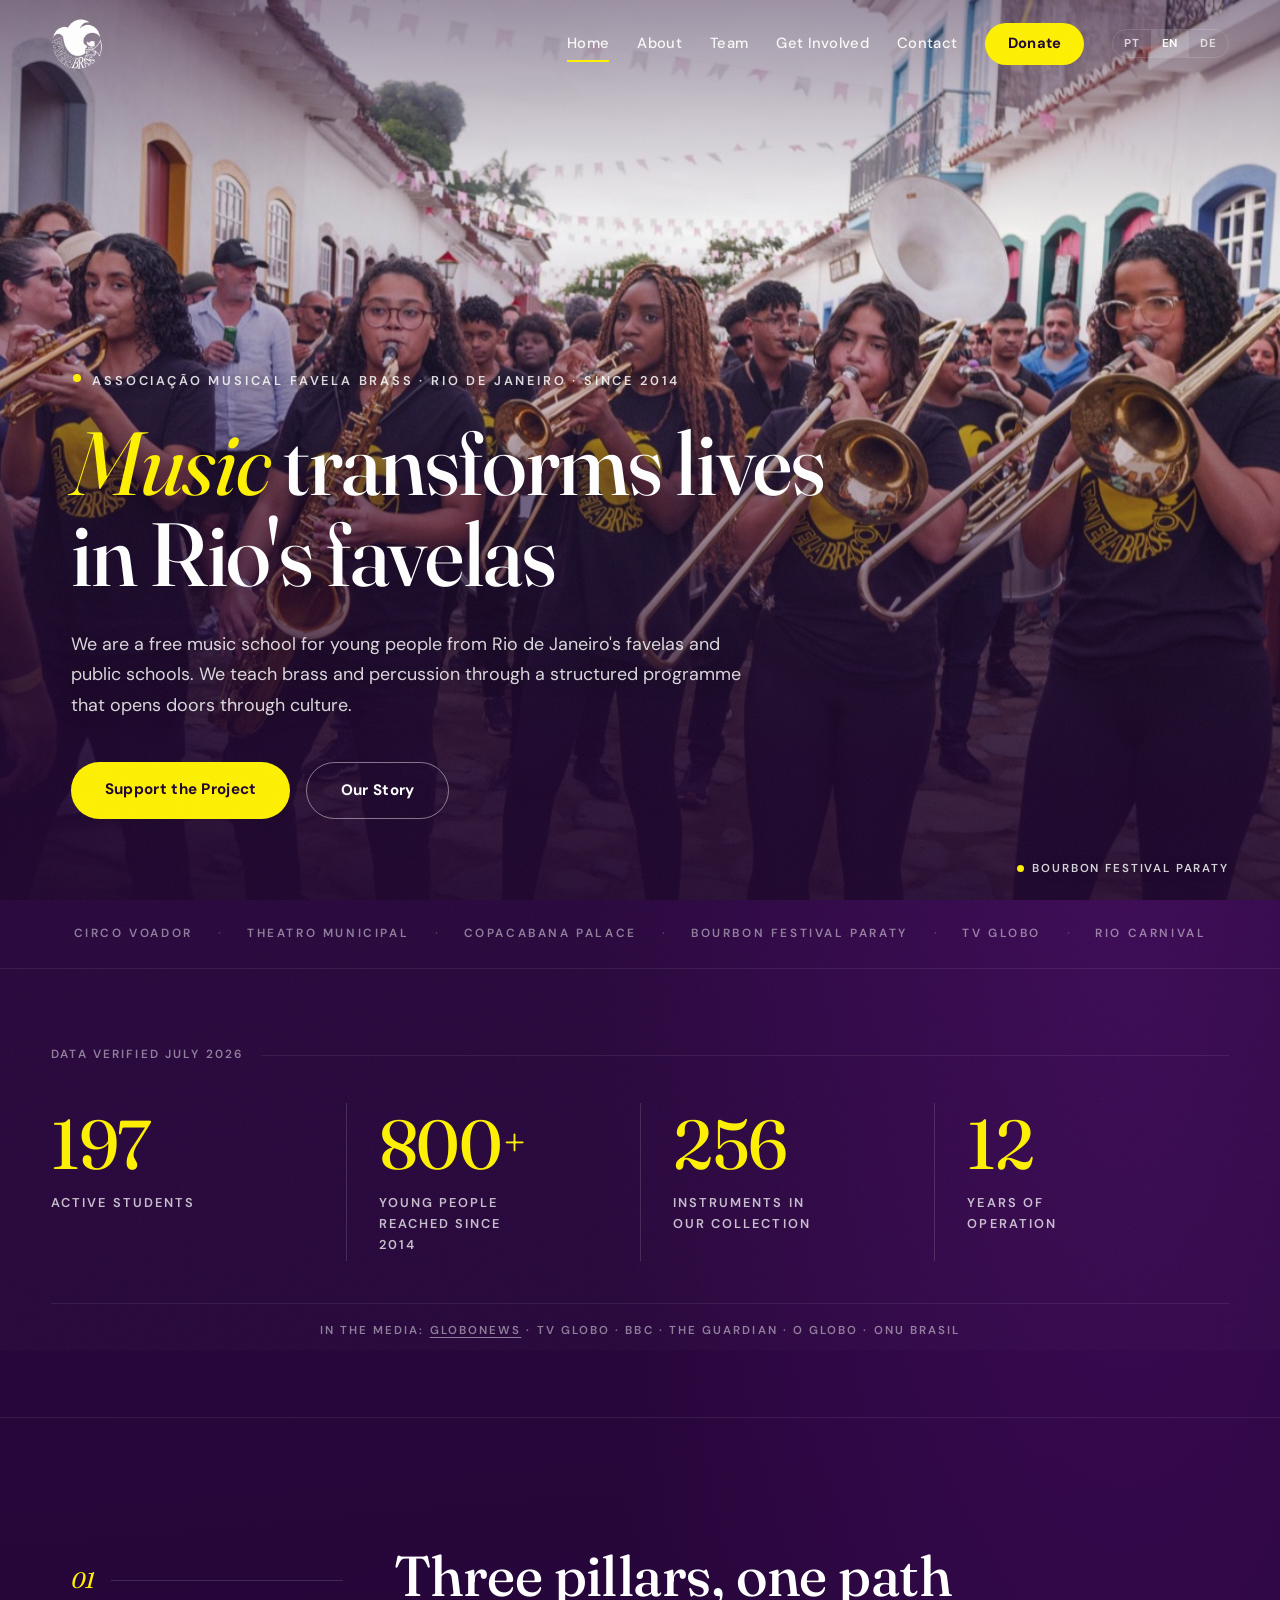
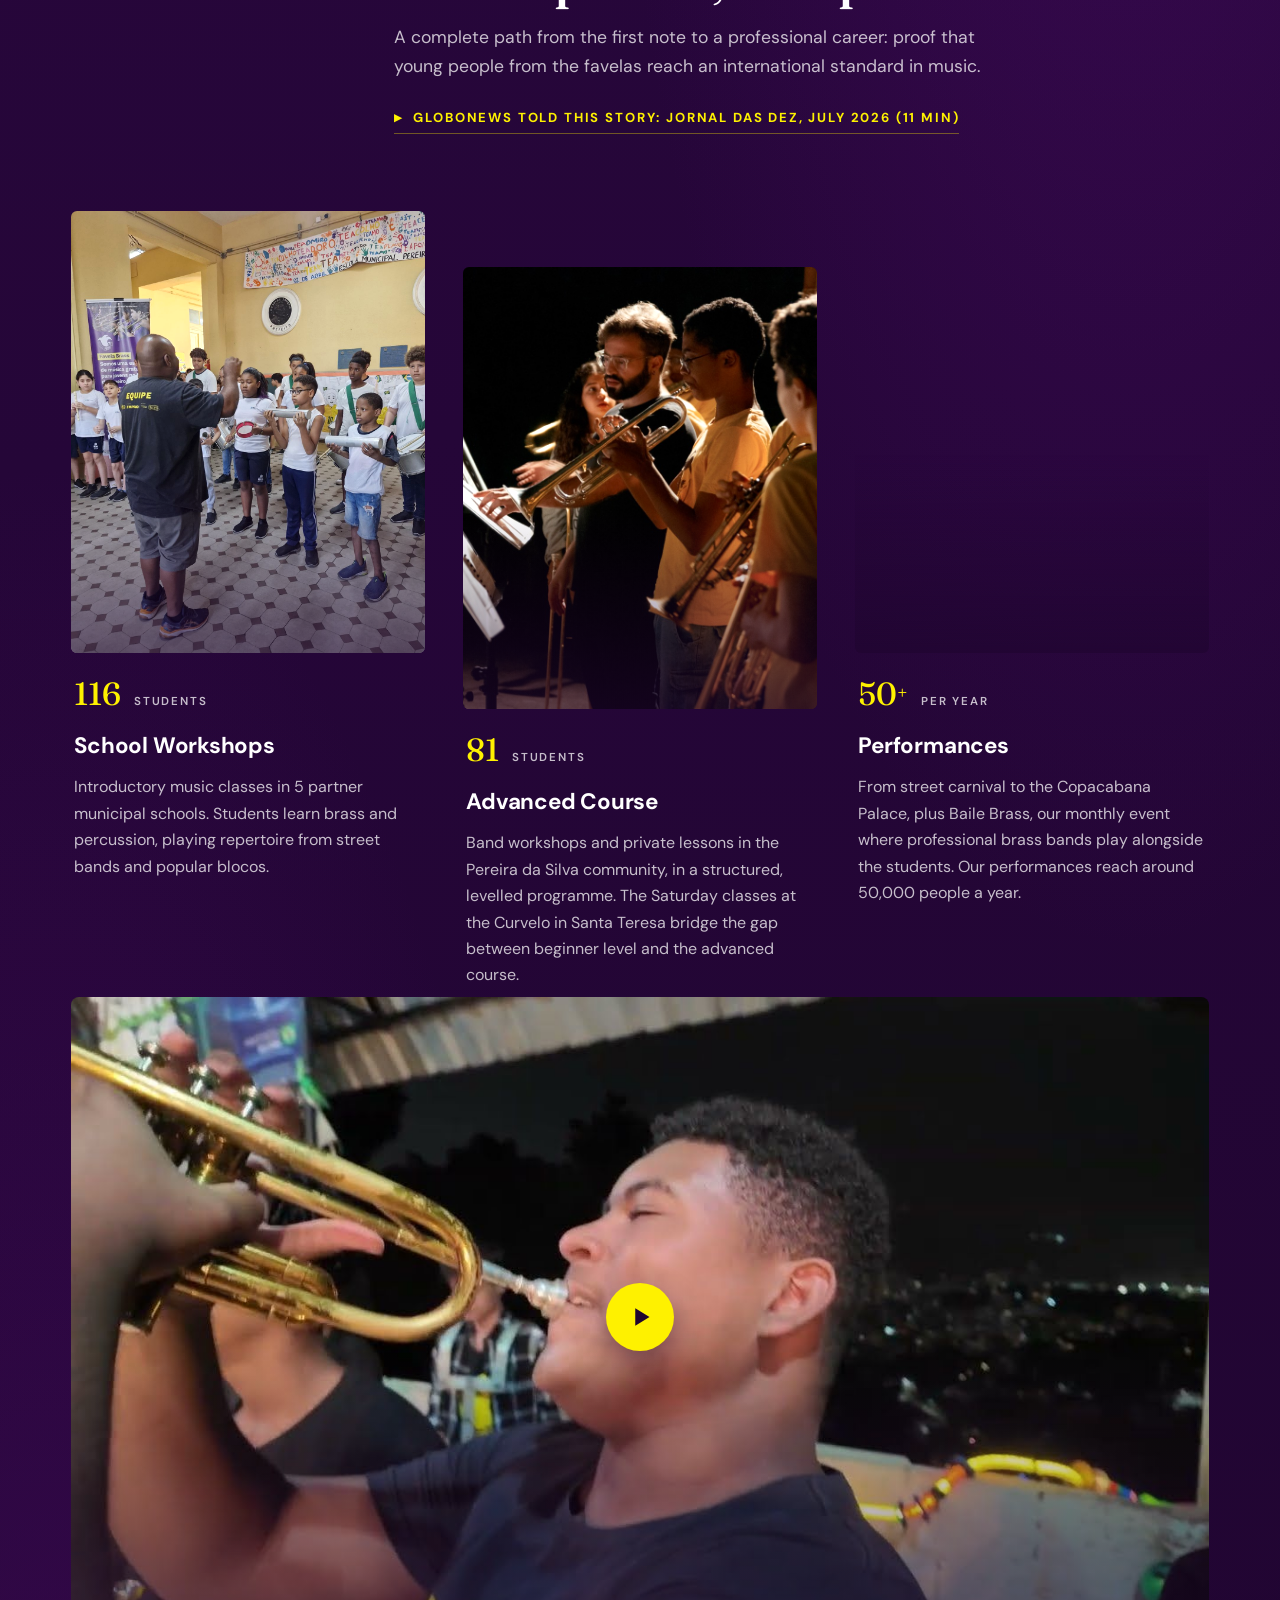
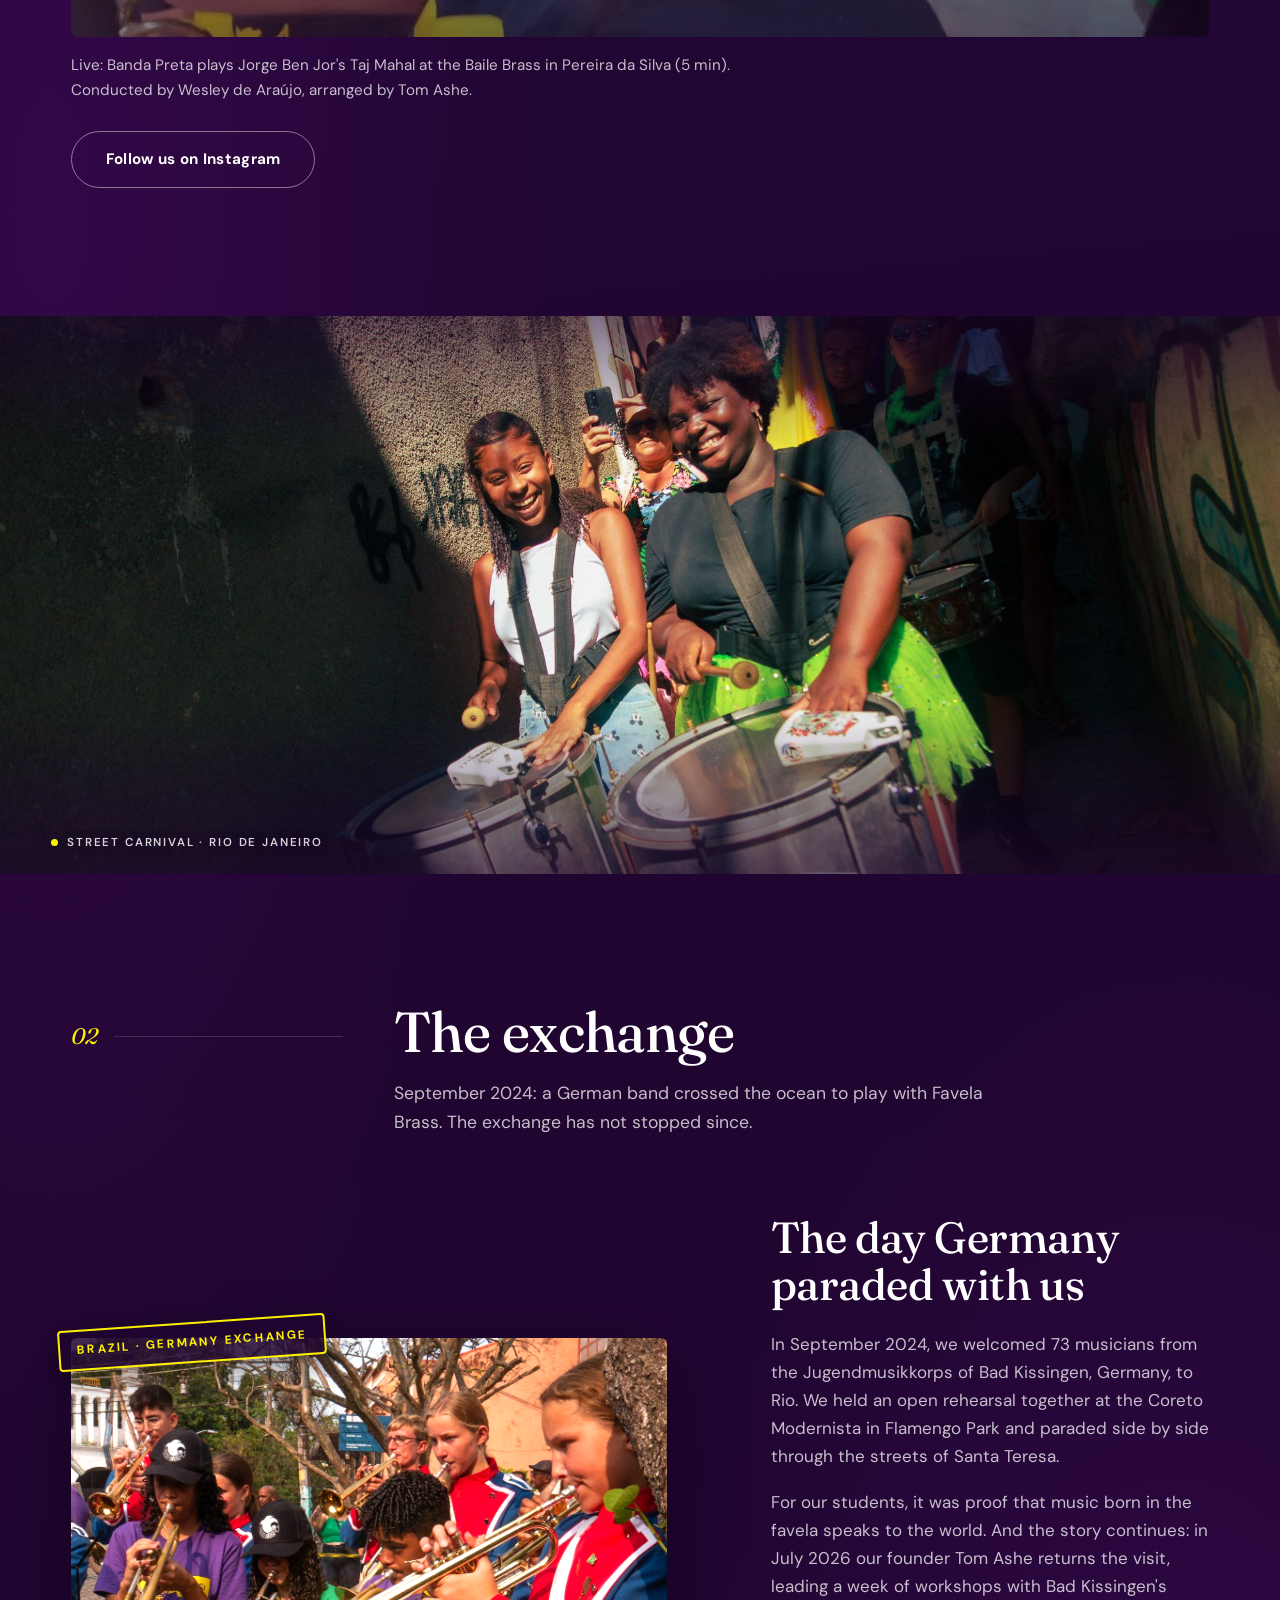
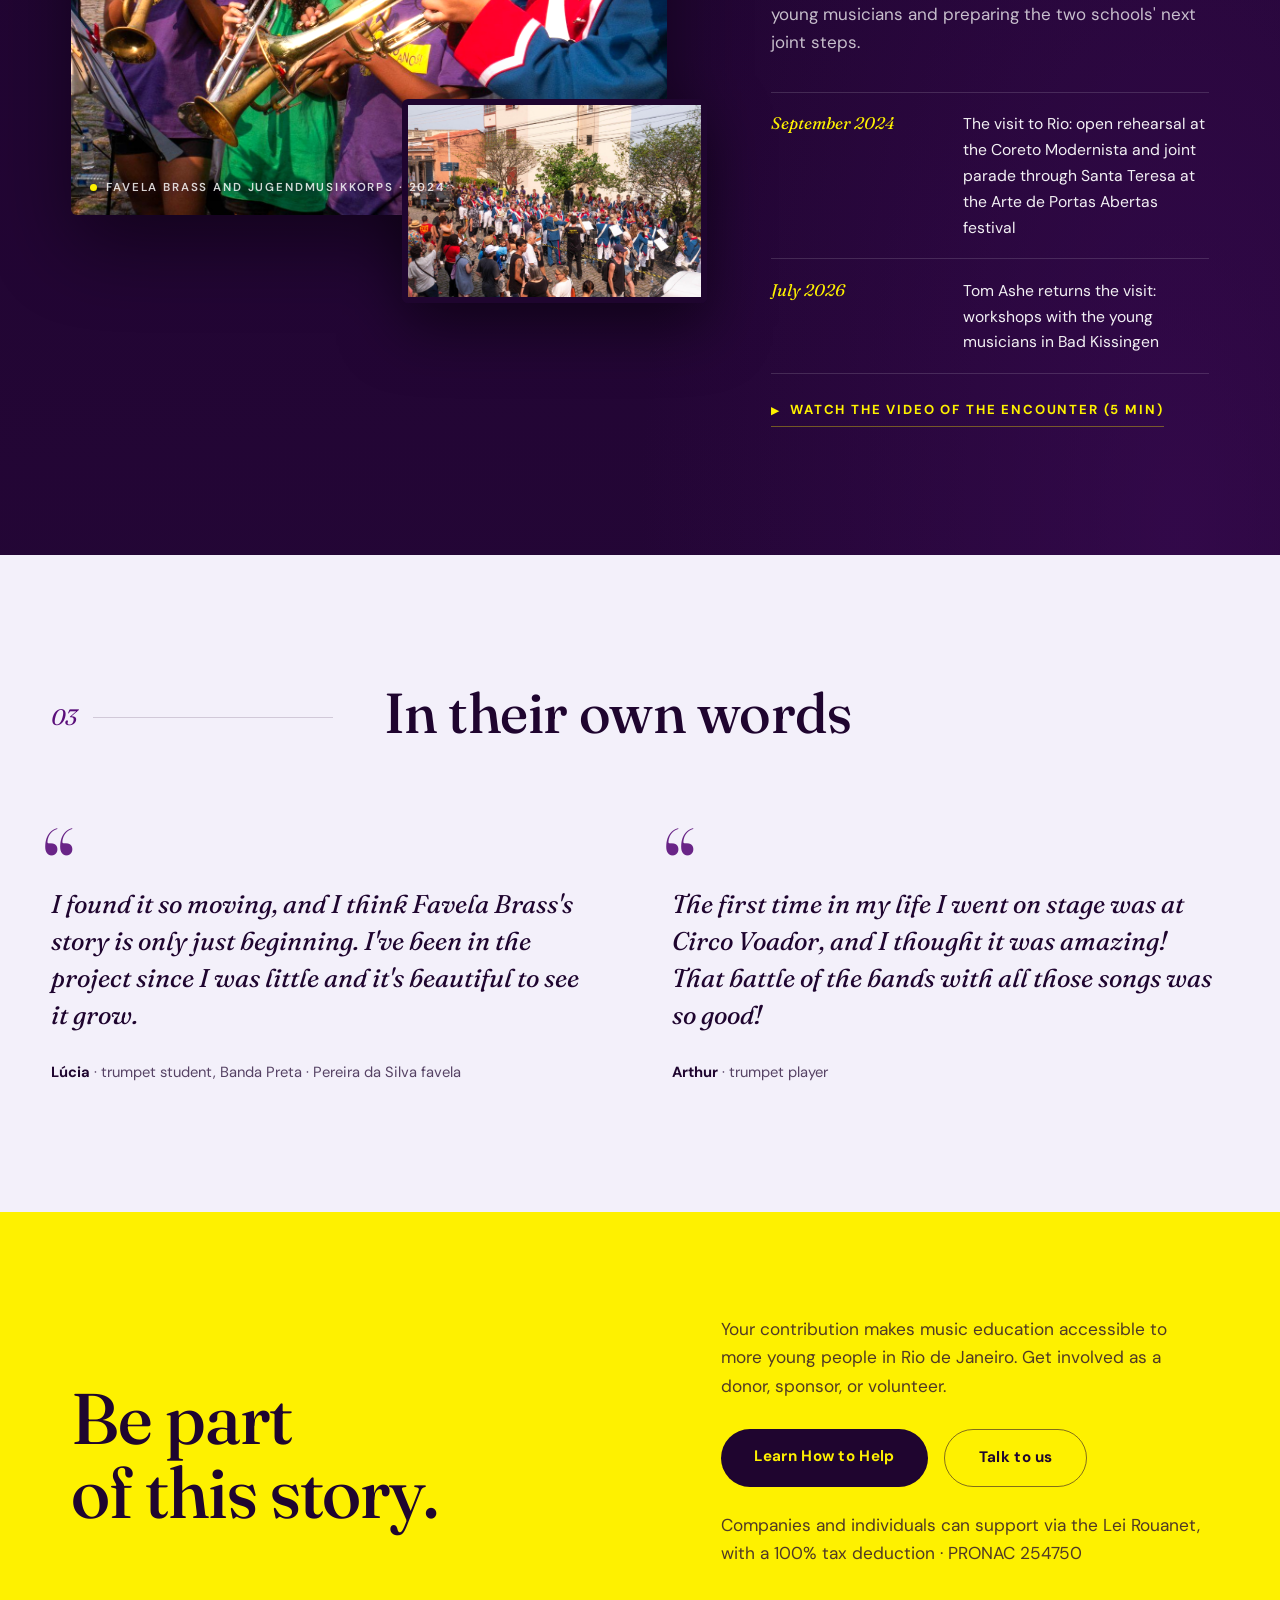
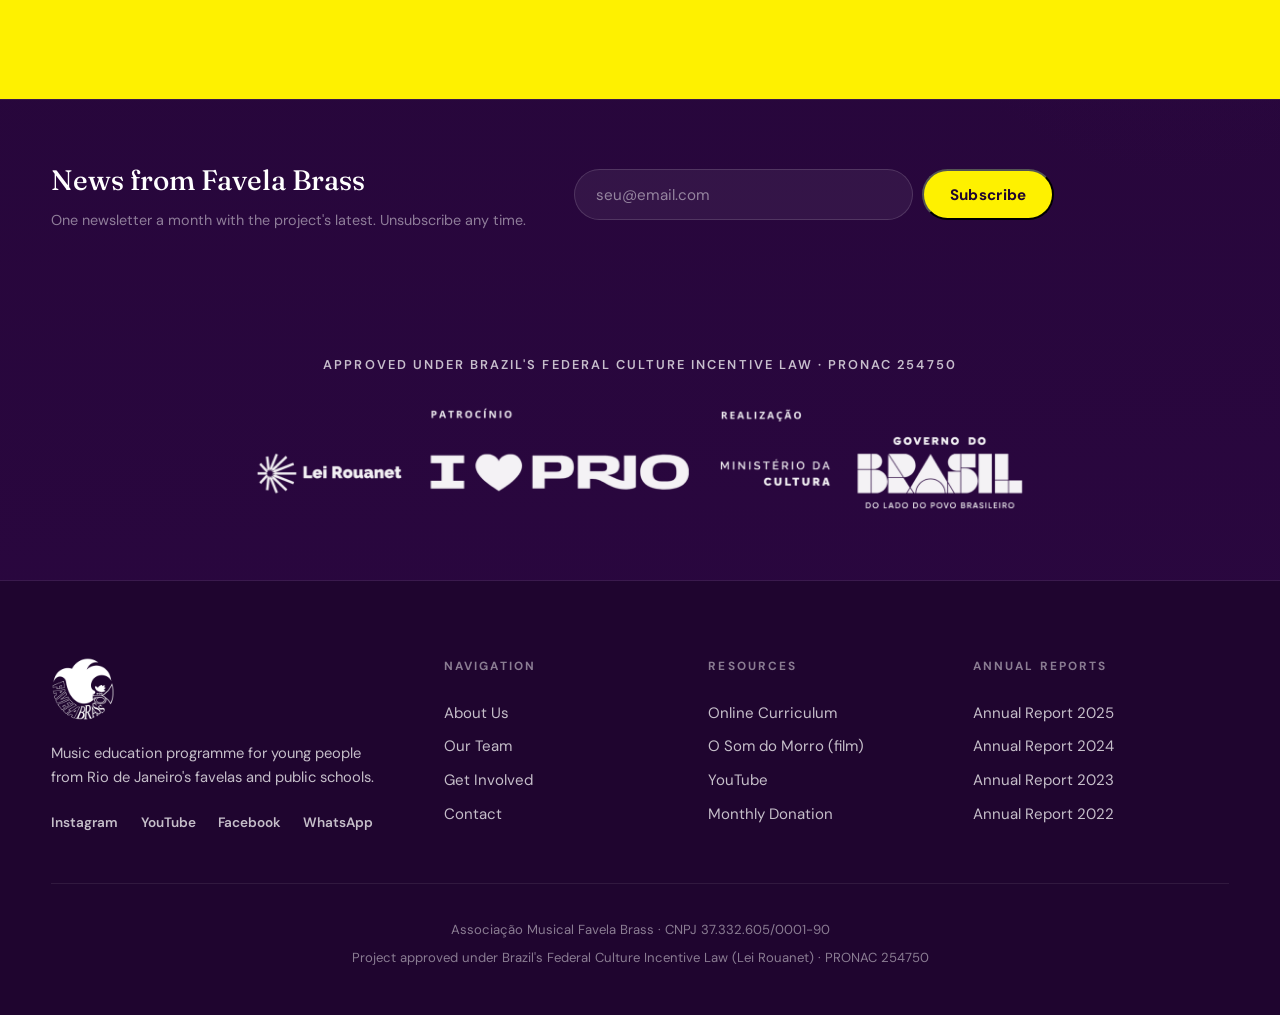
<file: index.html>
<!DOCTYPE html>
<html lang="pt-BR">
<head>
<meta charset="UTF-8">
<meta name="viewport" content="width=device-width, initial-scale=1.0">
<title>Favela Brass · Escola de música gratuita nas favelas do Rio</title>
<meta name="description" content="Programa de educação musical gratuito para jovens das favelas e escolas públicas do Rio de Janeiro.">
<meta property="og:title" content="Favela Brass · Escola de música gratuita nas favelas do Rio">
<meta property="og:description" content="Programa de educação musical gratuito para jovens das favelas e escolas públicas do Rio de Janeiro.">
<meta property="og:type" content="website">
<meta property="og:image" content="https://favelabrass.org/img/01-paraty-street-humanacamila.jpg">
<meta property="og:url" content="https://favelabrass.org/">
<meta property="og:site_name" content="Favela Brass">
<meta property="og:locale" content="pt_BR">
<meta name="twitter:card" content="summary_large_image">
<meta name="twitter:image" content="https://favelabrass.org/img/01-paraty-street-humanacamila.jpg">
<meta name="theme-color" content="#1F052F">
<link rel="preload" as="image" href="img/01-paraty-street-humanacamila.jpg">
<link rel="canonical" href="https://favelabrass.org/">
<link rel="apple-touch-icon" href="img/apple-touch-icon.png">
<link rel="preconnect" href="https://fonts.googleapis.com">
<link rel="preconnect" href="https://fonts.gstatic.com" crossorigin>
<link href="https://fonts.googleapis.com/css2?family=DM+Sans:opsz,wght@9..40,300..1000&family=Fraunces:ital,opsz,wght@0,9..144,300..700;1,9..144,300..700&display=swap" rel="stylesheet">
<script>document.documentElement.classList.add("js")</script>
<link rel="stylesheet" href="shared/fb-website.css">
<link rel="icon" type="image/png" href="img/favicon-48.png">
<script type="application/ld+json">
{
  "@context": "https://schema.org",
  "@type": "NGO",
  "name": "Associa\u00e7\u00e3o Musical Favela Brass",
  "alternateName": "Favela Brass",
  "url": "https://favelabrass.org/",
  "logo": "https://favelabrass.org/img/logo3coresWEB.png",
  "foundingDate": "2014",
  "email": "contato@favelabrass.org",
  "taxID": "37.332.605/0001-90",
  "address": {"@type": "PostalAddress", "addressLocality": "Rio de Janeiro", "addressRegion": "RJ", "addressCountry": "BR"},
  "sameAs": [
    "https://www.instagram.com/favela_brass/",
    "https://www.youtube.com/@favelabrass",
    "https://www.facebook.com/favelabrass"
  ]
}
</script>
<!-- Google tag (gtag.js) -->
<script async src="https://www.googletagmanager.com/gtag/js?id=G-CN4VGSPB3Z"></script>
<script>window.dataLayer=window.dataLayer||[];function gtag(){dataLayer.push(arguments);}gtag('js',new Date());gtag('config','G-CN4VGSPB3Z');</script>
<script defer src="/shared/fb-analytics.js"></script>
</head>
<body>

<div class="grain" aria-hidden="true"></div>

<nav class="nav" id="nav">
  <a href="index.html" class="nav-logo"><img src="img/logo-white-nav.png" alt="Favela Brass"></a>
  <button class="nav-burger" id="navBurger" aria-label="Menu" aria-controls="navLinks" aria-expanded="false">
    <span></span><span></span><span></span>
  </button>
  <div class="nav-links" id="navLinks">
    <a href="index.html" class="active"><span class="lang-pt">Início</span><span class="lang-en">Home</span><span class="lang-de">Start</span></a>
    <a href="sobre.html"><span class="lang-pt">Sobre</span><span class="lang-en">About</span><span class="lang-de">Über uns</span></a>
    <a href="equipe.html"><span class="lang-pt">Equipe</span><span class="lang-en">Team</span><span class="lang-de">Team</span></a>
    <a href="colaborar.html"><span class="lang-pt">Colaborar</span><span class="lang-en">Get Involved</span><span class="lang-de">Mitwirken</span></a>
    <a href="contato.html"><span class="lang-pt">Contato</span><span class="lang-en">Contact</span><span class="lang-de">Kontakt</span></a>
    <a href="colaborar.html" class="nav-cta"><span class="lang-pt">Apoie</span><span class="lang-en">Donate</span><span class="lang-de">Spenden</span></a>
    <div class="nav-langs" role="group" aria-label="Idioma / Language / Sprache">
      <button type="button" data-lang="pt" class="active" onclick="setLang('pt')">PT</button>
      <button type="button" data-lang="en" onclick="setLang('en')">EN</button>
      <button type="button" data-lang="de" onclick="setLang('de')">DE</button>
    </div>
  </div>
</nav>

<!-- ===================== HERO ===================== -->
<header class="hero">
  <div class="hero-photo" style="background-image: url('img/01-paraty-street-humanacamila.jpg')" role="img" aria-label="Banda da Favela Brass tocando nas ruas de Paraty"></div>
  <div class="hero-scrim" aria-hidden="true"></div>
  <div class="hero-inner">
    <p class="hero-kicker anim a1">
      <span class="lang-pt"><span class="nb">Associação Musical Favela Brass &middot;</span> <span class="nb">Rio de Janeiro &middot; desde 2014</span></span>
      <span class="lang-en"><span class="nb">Associação Musical Favela Brass &middot;</span> <span class="nb">Rio de Janeiro &middot; since 2014</span></span><span class="lang-de"><span class="nb">Associação Musical Favela Brass &middot;</span> <span class="nb">Rio de Janeiro &middot; seit 2014</span></span>
    </p>
    <h1 class="anim a2">
      <span class="lang-pt"><em>Música</em> transforma vidas<br class="br-desk"> nas favelas do Rio</span>
      <span class="lang-en"><em>Music</em> transforms lives<br class="br-desk"> in Rio's favelas</span><span class="lang-de"><em>Musik</em> verändert Leben<br class="br-desk"> in den Favelas von Rio</span>
    </h1>
    <p class="hero-lede anim a3">
      <span class="lang-pt">Somos uma escola de música gratuita para jovens das favelas e escolas públicas do Rio de Janeiro. Ensinamos instrumentos de sopro e percussão através de um programa estruturado que abre portas pela cultura.</span>
      <span class="lang-en">We are a free music school for young people from Rio de Janeiro's favelas and public schools. We teach brass and percussion through a structured programme that opens doors through culture.</span><span class="lang-de">Wir sind eine kostenlose Musikschule für junge Menschen aus den Favelas und öffentlichen Schulen von Rio de Janeiro. Wir unterrichten Blechblas- und Schlaginstrumente in einem strukturierten Programm, das durch Kultur Türen öffnet.</span>
    </p>
    <div class="hero-ctas anim a4">
      <a href="colaborar.html" class="btn btn-yellow"><span class="lang-pt">Apoie o Projeto</span><span class="lang-en">Support the Project</span><span class="lang-de">Projekt unterstützen</span></a>
      <a href="sobre.html" class="btn btn-ghost"><span class="lang-pt">Conheça Nossa História</span><span class="lang-en">Our Story</span><span class="lang-de">Unsere Geschichte</span></a>
    </div>
  </div>
  <div class="hero-credit anim a5">
    <span class="photo-cap">Bourbon Festival Paraty</span>
  </div>
</header>

<!-- ===================== VENUE TICKER ===================== -->
<section class="venues" aria-label="Palcos onde a Favela Brass já se apresentou">
  <div class="venues-inner">
    <span>Circo Voador</span><span class="dot" aria-hidden="true">&middot;</span>
    <span>Theatro Municipal</span><span class="dot" aria-hidden="true">&middot;</span>
    <span>Copacabana Palace</span><span class="dot" aria-hidden="true">&middot;</span>
    <span>Bourbon Festival Paraty</span><span class="dot" aria-hidden="true">&middot;</span>
    <span>TV Globo</span><span class="dot" aria-hidden="true">&middot;</span>
    <span><span class="lang-pt">Carnaval do Rio</span><span class="lang-en">Rio Carnival</span><span class="lang-de">Karneval in Rio</span></span>
  </div>
</section>

<!-- ===================== NUMBERS ===================== -->
<section class="numbers" aria-label="Números de impacto">
  <p class="numbers-cap">
    <span class="lang-pt">Dados verificados em julho de 2026</span>
    <span class="lang-en">Data verified July 2026</span><span class="lang-de">Daten geprüft: Juli 2026</span>
  </p>
  <div class="numbers-grid">
    <div class="num reveal">
      <span class="num-fig">197</span>
      <span class="num-label"><span class="lang-pt">alunos ativos</span><span class="lang-en">active students</span><span class="lang-de">aktive Schüler</span></span>
    </div>
    <div class="num reveal">
      <span class="num-fig">800<i>+</i></span>
      <span class="num-label"><span class="lang-pt">jovens atendidos desde 2014</span><span class="lang-en">young people reached since 2014</span><span class="lang-de">junge Menschen seit 2014</span></span>
    </div>
    <div class="num reveal">
      <span class="num-fig">256</span>
      <span class="num-label"><span class="lang-pt">instrumentos no acervo</span><span class="lang-en">instruments in our collection</span><span class="lang-de">Instrumente im Bestand</span></span>
    </div>
    <div class="num reveal">
      <span class="num-fig">12</span>
      <span class="num-label"><span class="lang-pt">anos de atuação</span><span class="lang-en">years of operation</span><span class="lang-de">Jahre aktiv</span></span>
    </div>
  </div>
  <p class="media-line reveal">
    <span class="lang-pt">Na mídia:</span><span class="lang-en">In the media:</span><span class="lang-de">Aus der Presse:</span>
    <a class="js-globo-link" href="https://www.youtube.com/watch?v=_ONXcOJ_-EM" target="_blank" rel="noopener">GloboNews</a>
    &middot; TV Globo &middot; BBC &middot; The Guardian &middot; O Globo &middot; ONU Brasil
  </p>
</section>

<!-- ===================== 01 PROGRAMAS ===================== -->
<section class="section" id="programas">
  <div class="section-head reveal">
    <div class="section-no"><span>01</span><hr></div>
    <div class="section-titles">
      <h2><span class="lang-pt">Três pilares, um caminho</span><span class="lang-en">Three pillars, one path</span><span class="lang-de">Drei Säulen, ein Weg</span></h2>
      <p>
        <span class="lang-pt">Um caminho completo, da primeira nota à carreira profissional: a prova de que jovens das favelas alcançam padrão internacional em música.</span>
        <span class="lang-en">A complete path from the first note to a professional career: proof that young people from the favelas reach an international standard in music.</span><span class="lang-de">Ein durchgängiger Weg von der ersten Note bis zur Profikarriere: der Beweis, dass junge Menschen aus den Favelas in der Musik internationales Niveau erreichen.</span>
      </p>
      <a class="feature-video-link js-globo-link" href="https://www.youtube.com/watch?v=_ONXcOJ_-EM" target="_blank" rel="noopener">
        <span aria-hidden="true">&#9654;</span>
        <span class="lang-pt">A GloboNews contou essa história: Jornal das Dez, julho de 2026 (11 min)</span>
        <span class="lang-en">GloboNews told this story: Jornal das Dez, July 2026 (11 min)</span><span class="lang-de">GloboNews: Jornal das Dez, Juli 2026 (11 Min., mit deutschen Untertiteln)</span>
      </a>
    </div>
  </div>

  <div class="prog-grid">
    <article class="prog reveal">
      <figure class="prog-img">
        <img src="img/21-oficina-em-pereira-passos.jpg" alt="Oficina de percussão da Favela Brass na Escola Municipal Pereira Passos" loading="lazy" decoding="async" width="1200" height="1600">
      </figure>
      <div class="prog-body">
        <span class="prog-stat">116 <small><span class="lang-pt">alunos</span><span class="lang-en">students</span><span class="lang-de">Schüler</span></small></span>
        <h3><span class="lang-pt">Oficinas nas Escolas</span><span class="lang-en">School Workshops</span><span class="lang-de">Workshops an Schulen</span></h3>
        <p>
          <span class="lang-pt">Aulas de iniciação musical em 5 escolas municipais parceiras. Os alunos aprendem instrumentos de sopro e percussão, tocando repertório de fanfarras e blocos populares.</span>
          <span class="lang-en">Introductory music classes in 5 partner municipal schools. Students learn brass and percussion, playing repertoire from street bands and popular blocos.</span><span class="lang-de">Musikalische Grundausbildung an 5 städtischen Partnerschulen. Die Schülerinnen und Schüler lernen Blechblas- und Schlaginstrumente und spielen Repertoire von Straßenkapellen und populären Karnevalsblocos.</span>
        </p>
      </div>
    </article>
    <article class="prog prog-mid reveal">
      <figure class="prog-img">
        <img src="img/06-joe-epstein-teaching-brass.jpg" alt="Professor e alunos do curso avançado tocando trompete" loading="lazy" decoding="async" width="1400" height="933">
      </figure>
      <div class="prog-body">
        <span class="prog-stat">81 <small><span class="lang-pt">alunos</span><span class="lang-en">students</span><span class="lang-de">Schüler</span></small></span>
        <h3><span class="lang-pt">Curso Avançado</span><span class="lang-en">Advanced Course</span><span class="lang-de">Aufbaukurs</span></h3>
        <p>
          <span class="lang-pt">Oficinas de banda e aulas particulares na comunidade Pereira da Silva, em um programa estruturado em níveis. As turmas de sábado no Curvelo, em Santa Teresa, fazem a ponte entre a iniciação e o curso avançado.</span>
          <span class="lang-en">Band workshops and private lessons in the Pereira da Silva community, in a structured, levelled programme. The Saturday classes at the Curvelo in Santa Teresa bridge the gap between beginner level and the advanced course.</span><span class="lang-de">Bandworkshops und Einzelunterricht in der Favela Pereira da Silva, in einem strukturierten Stufenprogramm. Die Samstagsklassen im Curvelo in Santa Teresa schlagen die Brücke zwischen der Grundausbildung und dem Aufbaukurs.</span>
        </p>
      </div>
    </article>
    <article class="prog reveal">
      <figure class="prog-img">
        <img src="img/02-copa-palace-bezerra.jpg" alt="Banda da Favela Brass no salão do Copacabana Palace" loading="lazy" decoding="async" width="1400" height="933">
      </figure>
      <div class="prog-body">
        <span class="prog-stat">50<i>+</i> <small><span class="lang-pt">por ano</span><span class="lang-en">per year</span><span class="lang-de">pro Jahr</span></small></span>
        <h3><span class="lang-pt">Apresentações</span><span class="lang-en">Performances</span><span class="lang-de">Auftritte</span></h3>
        <p>
          <span class="lang-pt">Do carnaval de rua ao Copacabana Palace, além do Baile Brass, nosso evento mensal que convida fanfarras profissionais para tocar com os alunos. Nossas apresentações alcançam cerca de 50 mil pessoas por ano.</span>
          <span class="lang-en">From street carnival to the Copacabana Palace, plus Baile Brass, our monthly event where professional brass bands play alongside the students. Our performances reach around 50,000 people a year.</span><span class="lang-de">Vom Straßenkarneval bis zum Copacabana Palace, dazu der Baile Brass, unser monatliches Konzert, bei dem professionelle Brassbands gemeinsam mit den Schülern spielen. Unsere Auftritte erreichen rund 50.000 Menschen im Jahr.</span>
        </p>
      </div>
    </article>
  </div>

  <figure class="live-video reveal">
    <a class="video-thumb" href="https://youtu.be/tJd86Fu_Owc" target="_blank" rel="noopener" data-yt="tJd86Fu_Owc" aria-label="Assistir: Banda Preta toca Taj Mahal no Baile Brass">
      <img src="img/video-taj-mahal-baile.jpg" alt="Trompetista da Banda Preta tocando Taj Mahal no Baile Brass, na Pereira da Silva" loading="lazy" decoding="async" width="1280" height="720">
      <span class="video-play" aria-hidden="true"></span>
    </a>
    <figcaption class="live-video-cap">
      <span class="lang-pt">Ao vivo: a Banda Preta toca Taj Mahal, de Jorge Ben Jor, no Baile Brass, na Pereira da Silva (5 min). Regência de Wesley de Araújo, arranjo de Tom Ashe.</span>
      <span class="lang-en">Live: Banda Preta plays Jorge Ben Jor's Taj Mahal at the Baile Brass in Pereira da Silva (5 min). Conducted by Wesley de Araújo, arranged by Tom Ashe.</span>
      <span class="lang-de">Live: Die Banda Preta spielt Taj Mahal von Jorge Ben Jor beim Baile Brass in Pereira da Silva (5 Min.). Leitung Wesley de Araújo, Arrangement Tom Ashe.</span>
    </figcaption>
  </figure>

  <p class="follow-ig reveal">
    <a class="btn btn-ghost" href="https://www.instagram.com/favela_brass/" target="_blank" rel="noopener">
      <span class="lang-pt">Siga a gente no Instagram</span><span class="lang-en">Follow us on Instagram</span><span class="lang-de">Folgt uns auf Instagram</span>
    </a>
  </p>
</section>

<!-- ===================== PHOTO BREAK ===================== -->
<figure class="break">
  <img src="img/27-cortejo-surdos-2025-bezerra.jpg" alt="Alunas da Favela Brass tocam surdo em cortejo de carnaval no Rio" loading="lazy" decoding="async" width="2000" height="1333">
  <figcaption class="photo-cap">
    <span class="lang-pt">Carnaval de rua &middot; Rio de Janeiro</span>
    <span class="lang-en">Street carnival &middot; Rio de Janeiro</span><span class="lang-de">Straßenkarneval &middot; Rio de Janeiro</span>
  </figcaption>
</figure>

<!-- ===================== 02 INTERCÂMBIO ===================== -->
<section class="section feature" id="intercambio">
  <div class="section-head reveal">
    <div class="section-no"><span>02</span><hr></div>
    <div class="section-titles">
      <h2><span class="lang-pt">O intercâmbio</span><span class="lang-en">The exchange</span><span class="lang-de">Der Austausch</span></h2>
      <p>
        <span class="lang-pt">Setembro de 2024: uma banda alemã atravessou o oceano para tocar com a Favela Brass. E o intercâmbio não parou mais.</span>
        <span class="lang-en">September 2024: a German band crossed the ocean to play with Favela Brass. The exchange has not stopped since.</span><span class="lang-de">September 2024: Eine deutsche Band überquerte den Atlantik, um mit Favela Brass zu spielen. Seitdem reißt der Austausch nicht mehr ab.</span>
      </p>
    </div>
  </div>

  <div class="feature-grid">
    <div class="feature-photos reveal">
      <span class="stamp"><span class="lang-pt">Intercâmbio Brasil &middot; Alemanha</span><span class="lang-en">Brazil &middot; Germany exchange</span><span class="lang-de">Austausch Brasilien &middot; Deutschland</span></span>
      <figure class="feature-photo-main">
        <img src="img/17-jmk-fb-parade-santa-teresa-camilaleite3d.jpg" alt="Músicos da Favela Brass e do Jugendmusikkorps de Bad Kissingen tocando juntos em Santa Teresa" loading="lazy" decoding="async" width="1800" height="1013">
        <figcaption class="photo-cap">
          <span class="lang-pt">Favela Brass e Jugendmusikkorps &middot; 2024</span>
          <span class="lang-en">Favela Brass and Jugendmusikkorps &middot; 2024</span><span class="lang-de">Favela Brass und Jugendmusikkorps &middot; 2024</span>
        </figcaption>
      </figure>
      <figure class="feature-photo-small">
        <img src="img/18-jmk-fb-crowd-santa-teresa-camilaleite3d.jpg" alt="As duas bandas reunidas no festival Arte de Portas Abertas" loading="lazy" decoding="async" width="1800" height="1013">
      </figure>
    </div>
    <div class="feature-text reveal">
      <h3>
        <span class="lang-pt">O dia em que a Alemanha<br>desfilou com a gente</span>
        <span class="lang-en">The day Germany<br>paraded with us</span><span class="lang-de">Der Tag, an dem Deutschland<br>mit uns durch Rio zog</span>
      </h3>
      <p>
        <span class="lang-pt">Em setembro de 2024, recebemos no Rio 73 músicos do Jugendmusikkorps da cidade de Bad Kissingen, na Alemanha. Fizemos um ensaio aberto juntos no Coreto Modernista, no Aterro do Flamengo, e desfilamos lado a lado pelas ruas de Santa Teresa.</span>
        <span class="lang-en">In September 2024, we welcomed 73 musicians from the Jugendmusikkorps of Bad Kissingen, Germany, to Rio. We held an open rehearsal together at the Coreto Modernista in Flamengo Park and paraded side by side through the streets of Santa Teresa.</span><span class="lang-de">Im September 2024 empfingen wir in Rio 73 Musikerinnen und Musiker des Jugendmusikkorps der Stadt Bad Kissingen. Gemeinsam gaben wir eine offene Probe am Coreto Modernista im Flamengo-Park und zogen Seite an Seite durch die Straßen von Santa Teresa.</span>
      </p>
      <p>
        <span class="lang-pt">Para os nossos alunos, foi a prova de que a música que nasce na favela conversa com o mundo. E a história continua: em julho de 2026, nosso fundador Tom Ashe retribui a visita: uma semana de oficinas com os jovens músicos de Bad Kissingen, preparando as próximas ações conjuntas das duas escolas.</span>
        <span class="lang-en">For our students, it was proof that music born in the favela speaks to the world. And the story continues: in July 2026 our founder Tom Ashe returns the visit, leading a week of workshops with Bad Kissingen's young musicians and preparing the two schools' next joint steps.</span><span class="lang-de">Für unsere Schülerinnen und Schüler war es der Beweis, dass Musik, die in der Favela entsteht, in der ganzen Welt Gehör findet. Und die Geschichte geht weiter: Im Juli 2026 erwidert unser Gründer Tom Ashe den Besuch und leitet eine Workshopwoche mit den jungen Musikerinnen und Musikern in Bad Kissingen, als Auftakt für die nächsten gemeinsamen Projekte der beiden Schulen.</span>
      </p>
      <ul class="feature-dates">
        <li>
          <span class="fd-when"><span class="lang-pt">Setembro de 2024</span><span class="lang-en">September 2024</span><span class="lang-de">September 2024</span></span>
          <span class="fd-what"><span class="lang-pt">A visita ao Rio: ensaio aberto no Coreto Modernista e desfile conjunto por Santa Teresa, no festival Arte de Portas Abertas</span><span class="lang-en">The visit to Rio: open rehearsal at the Coreto Modernista and joint parade through Santa Teresa at the Arte de Portas Abertas festival</span><span class="lang-de">Der Besuch in Rio: offene Probe am Coreto Modernista und gemeinsamer Umzug durch Santa Teresa beim Festival Arte de Portas Abertas</span></span>
        </li>
        <li>
          <span class="fd-when"><span class="lang-pt">Julho de 2026</span><span class="lang-en">July 2026</span><span class="lang-de">Juli 2026</span></span>
          <span class="fd-what"><span class="lang-pt">Tom Ashe retribui a visita: oficinas com os jovens músicos em Bad Kissingen</span><span class="lang-en">Tom Ashe returns the visit: workshops with the young musicians in Bad Kissingen</span><span class="lang-de">Tom Ashe erwidert den Besuch: Workshops mit den jungen Musikerinnen und Musikern in Bad Kissingen</span></span>
        </li>
      </ul>
      <a class="feature-video-link" href="https://youtu.be/1so2WVYAAvs" target="_blank" rel="noopener">
        <span aria-hidden="true">&#9654;</span>
        <span class="lang-pt">Assista ao vídeo do encontro (5 min)</span>
        <span class="lang-en">Watch the video of the encounter (5 min)</span><span class="lang-de">Video der Begegnung ansehen (5 Min.)</span>
      </a>
    </div>
  </div>
</section>

<!-- ===================== 03 VOZES (light interlude) ===================== -->
<section class="interlude" id="vozes">
  <div class="interlude-inner">
    <div class="section-head reveal">
      <div class="section-no"><span>03</span><hr></div>
      <div class="section-titles">
        <h2><span class="lang-pt">Na voz de quem toca</span><span class="lang-en">In their own words</span><span class="lang-de">Stimmen aus der Band</span></h2>
      </div>
    </div>

    <div class="quotes">
      <blockquote class="quote reveal">
        <p>
          <span class="lang-pt">Achei emocionante e acho que a história da Favela Brass está só começando. Estou desde pequena no projeto e é muito bonito ver o projeto crescer.</span>
          <span class="lang-en">I found it so moving, and I think Favela Brass's story is only just beginning. I've been in the project since I was little and it's beautiful to see it grow.</span><span class="lang-de">Ich fand es total bewegend, und ich glaube, die Geschichte von Favela Brass fängt gerade erst an. Ich bin von klein auf im Projekt dabei und es ist so schön zu sehen, wie es wächst.</span>
        </p>
        <cite>
          <strong>Lúcia</strong> &middot;
          <span class="lang-pt">aluna de trompete, Banda Preta &middot; Favela Pereira da Silva</span>
          <span class="lang-en">trumpet student, Banda Preta &middot; Pereira da Silva favela</span><span class="lang-de">Trompetenschülerin, Banda Preta &middot; Favela Pereira da Silva</span>
        </cite>
      </blockquote>
      <blockquote class="quote reveal">
        <p>
          <span class="lang-pt">Primeira vez na minha vida que eu subi num palco foi no Circo Voador, e eu achei o máximo! Aquela batalha das bandas com aquelas músicas todas foi muito bom!</span>
          <span class="lang-en">The first time in my life I went on stage was at Circo Voador, and I thought it was amazing! That battle of the bands with all those songs was so good!</span><span class="lang-de">Das erste Mal in meinem Leben stand ich im Circo Voador auf einer Bühne, und ich fand es mega! Diese Band-Battle mit all den Songs war richtig gut!</span>
        </p>
        <cite>
          <strong>Arthur</strong> &middot;
          <span class="lang-pt">trompetista</span>
          <span class="lang-en">trumpet player</span><span class="lang-de">Trompeter</span>
        </cite>
      </blockquote>
    </div>
  </div>
</section>

<!-- ===================== CTA ===================== -->
<section class="cta">
  <div class="cta-inner reveal">
    <h2>
      <span class="lang-pt">Faça parte<br>dessa história.</span>
      <span class="lang-en">Be part<br>of this story.</span><span class="lang-de">Werden Sie Teil<br>dieser Geschichte.</span>
    </h2>
    <div class="cta-side">
      <p>
        <span class="lang-pt">Sua contribuição viabiliza o acesso à educação musical para mais jovens do Rio de Janeiro. Colabore como doador, patrocinador ou voluntário.</span>
        <span class="lang-en">Your contribution makes music education accessible to more young people in Rio de Janeiro. Get involved as a donor, sponsor, or volunteer.</span><span class="lang-de">Ihr Beitrag ermöglicht mehr jungen Menschen in Rio de Janeiro den Zugang zu musikalischer Bildung. Unterstützen Sie uns mit einer Spende, als Sponsor oder durch ehrenamtliches Engagement.</span>
      </p>
      <div class="cta-actions">
        <a href="colaborar.html" class="btn btn-purple"><span class="lang-pt">Saiba Como Apoiar</span><span class="lang-en">Learn How to Help</span><span class="lang-de">So können Sie helfen</span></a>
        <a href="mailto:contato@favelabrass.org" class="btn btn-ink-ghost"><span class="lang-pt">Fale com a gente</span><span class="lang-en">Talk to us</span><span class="lang-de">Sprechen Sie uns an</span></a>
      </div>
      <p class="cta-fine">
        <span class="lang-pt">Empresas e pessoas físicas podem apoiar via Lei Rouanet, com 100% de dedução fiscal &middot; PRONAC 254750</span>
        <span class="lang-en">Companies and individuals can support via the Lei Rouanet, with a 100% tax deduction &middot; PRONAC 254750</span><span class="lang-de">Unternehmen und Privatpersonen können das Projekt über das brasilianische Kulturförderungsgesetz (Lei Rouanet) unterstützen, zu 100 % steuerlich absetzbar &middot; PRONAC 254750</span>
      </p>
    </div>
  </div>
</section>

<!-- ===================== NEWSLETTER ===================== -->
<section class="news-band" aria-label="Newsletter">
  <div class="news-inner">
    <div class="news-copy reveal">
      <h2><span class="lang-pt">Receba notícias da Favela Brass</span><span class="lang-en">News from Favela Brass</span><span class="lang-de">Neuigkeiten von Favela Brass</span></h2>
      <p><span class="lang-pt">Um boletim por mês com as novidades do projeto. Cancele quando quiser.</span><span class="lang-en">One newsletter a month with the project's latest. Unsubscribe any time.</span><span class="lang-de">Ein Newsletter pro Monat mit Neuigkeiten aus dem Projekt. Jederzeit abbestellbar.</span></p>
    </div>
    <form class="news-form reveal" action="https://favelabrass.us4.list-manage.com/subscribe/post?u=c3f6adb323b3c7ba7612daeb6&amp;id=f6b705282e&amp;f_id=00093aeaf0" method="post" target="_blank">
      <input type="email" name="EMAIL" required placeholder="seu@email.com" aria-label="Email">
      <div class="news-hp" aria-hidden="true"><input type="text" name="b_c3f6adb323b3c7ba7612daeb6_f6b705282e" tabindex="-1" autocomplete="off"></div>
      <button type="submit" class="btn btn-yellow"><span class="lang-pt">Assinar</span><span class="lang-en">Subscribe</span><span class="lang-de">Abonnieren</span></button>
    </form>
  </div>
</section>

<!-- ===================== ROUANET ===================== -->
<section class="rouanet">
  <p>
    <span class="lang-pt">Projeto aprovado pela Lei Federal de Incentivo à Cultura &middot; PRONAC 254750</span>
    <span class="lang-en">Approved under Brazil's Federal Culture Incentive Law &middot; PRONAC 254750</span><span class="lang-de">Projekt anerkannt nach dem brasilianischen Kulturförderungsgesetz &middot; PRONAC 254750</span>
  </p>
  <img src="img/logo-bar.png" alt="Lei Rouanet, Patrocínio PRIO, Ministério da Cultura, Governo Federal">
</section>

<!-- ===================== FOOTER ===================== -->
<footer class="footer">
  <div class="footer-grid">
    <div class="footer-brand">
      <img src="img/logo-white-nav.png" alt="Favela Brass">
      <p>
        <span class="lang-pt">Programa de educação musical para jovens das favelas e escolas públicas do Rio de Janeiro.</span>
        <span class="lang-en">Music education programme for young people from Rio de Janeiro's favelas and public schools.</span><span class="lang-de">Musikalisches Bildungsprogramm für junge Menschen aus den Favelas und öffentlichen Schulen von Rio de Janeiro.</span>
      </p>
      <div class="footer-social">
        <a href="https://www.instagram.com/favela_brass/" target="_blank" rel="noopener">Instagram</a>
        <a href="https://www.youtube.com/@favelabrass" target="_blank" rel="noopener">YouTube</a>
        <a href="https://www.facebook.com/favelabrass" target="_blank" rel="noopener">Facebook</a>
        <a href="https://wa.me/5521991094882" target="_blank" rel="noopener">WhatsApp</a>
      </div>
    </div>
    <div class="footer-col">
      <h3><span class="lang-pt">Navegação</span><span class="lang-en">Navigation</span><span class="lang-de">Navigation</span></h3>
      <a href="sobre.html"><span class="lang-pt">Sobre Nós</span><span class="lang-en">About Us</span><span class="lang-de">Über uns</span></a>
      <a href="equipe.html"><span class="lang-pt">Nossa Equipe</span><span class="lang-en">Our Team</span><span class="lang-de">Unser Team</span></a>
      <a href="colaborar.html"><span class="lang-pt">Como Colaborar</span><span class="lang-en">Get Involved</span><span class="lang-de">Mitwirken</span></a>
      <a href="contato.html"><span class="lang-pt">Contato</span><span class="lang-en">Contact</span><span class="lang-de">Kontakt</span></a>
    </div>
    <div class="footer-col">
      <h3><span class="lang-pt">Recursos</span><span class="lang-en">Resources</span><span class="lang-de">Ressourcen</span></h3>
      <a href="https://curriculo.favelabrass.org" target="_blank" rel="noopener"><span class="lang-pt">Currículo Online</span><span class="lang-en">Online Curriculum</span><span class="lang-de">Online-Curriculum</span></a>
      <a href="https://youtu.be/p9rNCI81UW0" target="_blank" rel="noopener"><span class="lang-pt">O Som do Morro (filme)</span><span class="lang-en">O Som do Morro (film)</span><span class="lang-de">O Som do Morro (Film)</span></a>
      <a href="https://www.youtube.com/@favelabrass" target="_blank" rel="noopener">YouTube</a>
      <a href="https://benfeitoria.com/projeto/favelabrass" target="_blank" rel="noopener"><span class="lang-pt">Doação Recorrente</span><span class="lang-en">Monthly Donation</span><span class="lang-de">Dauerspende</span></a>
    </div>
    <div class="footer-col">
      <h3><span class="lang-pt">Relatórios Anuais</span><span class="lang-en">Annual Reports</span><span class="lang-de">Jahresberichte</span></h3>
      <a href="relatorio-2025/index.html"><span class="lang-pt">Relatório Anual 2025</span><span class="lang-en">Annual Report 2025</span><span class="lang-de">Jahresbericht 2025</span></a>
      <a href="https://drive.google.com/file/d/1Xqlo27NKx3EgcMlwlj6rUpvtQ4x1BJ4A/view" target="_blank" rel="noopener"><span class="lang-pt">Relatório Anual 2024</span><span class="lang-en">Annual Report 2024</span><span class="lang-de">Jahresbericht 2024</span></a>
      <a href="https://drive.google.com/file/d/1FXdgCLobWRX9BtrkZaGXES_Gd0uNosoq/view" target="_blank" rel="noopener"><span class="lang-pt">Relatório Anual 2023</span><span class="lang-en">Annual Report 2023</span><span class="lang-de">Jahresbericht 2023</span></a>
      <a href="docs/relatorio-anual-2022.pdf" target="_blank" rel="noopener"><span class="lang-pt">Relatório Anual 2022</span><span class="lang-en">Annual Report 2022</span><span class="lang-de">Jahresbericht 2022</span></a>
    </div>
  </div>
  <div class="footer-bottom">
    <p>Associação Musical Favela Brass &middot; CNPJ 37.332.605/0001-90</p>
    <p>
      <span class="lang-pt">Projeto aprovado pela Lei Federal de Incentivo à Cultura (Lei Rouanet) &middot; PRONAC 254750</span>
      <span class="lang-en">Project approved under Brazil's Federal Culture Incentive Law (Lei Rouanet) &middot; PRONAC 254750</span><span class="lang-de">Projekt anerkannt nach dem brasilianischen Kulturförderungsgesetz (Lei Rouanet) &middot; PRONAC 254750</span>
    </p>
  </div>
</footer>

<script>
// Nav scroll state
const nav = document.getElementById('nav');
addEventListener('scroll', () => nav.classList.toggle('scrolled', scrollY > 40), {passive:true});

// Mobile menu
const burger = document.getElementById('navBurger');
const links = document.getElementById('navLinks');
burger.addEventListener('click', () => {
  links.classList.toggle('open');
  burger.classList.toggle('open');
  burger.setAttribute('aria-expanded', links.classList.contains('open'));
});
links.querySelectorAll('a:not(.nav-lang)').forEach(a => a.addEventListener('click', () => {
  links.classList.remove('open'); burger.classList.remove('open');
}));

// Language toggle (persisted)
function setLang(l) {
  document.body.classList.remove('en', 'de');
  if (l !== 'pt') document.body.classList.add(l);
  document.documentElement.lang = l === 'pt' ? 'pt-BR' : l;
  localStorage.setItem('fb-lang', l);
  document.querySelectorAll('.nav-langs button').forEach(b => b.classList.toggle('active', b.dataset.lang === l));
  var globoId = l === 'pt' ? '_ONXcOJ_-EM' : 'pfy9J4O22yk';
  document.querySelectorAll('.js-globo-link').forEach(function (a) {
    a.href = 'https://www.youtube.com/watch?v=' + globoId;
    if (a.dataset.yt) a.dataset.yt = globoId;
  });
}
var urlLang = new URLSearchParams(location.search).get('lang');
var savedLang = localStorage.getItem('fb-lang');
var browserLang = (navigator.language || '').slice(0, 2);
var initLang = ['pt','en','de'].indexOf(urlLang) > -1 ? urlLang
  : (savedLang || (['en','de'].indexOf(browserLang) > -1 ? browserLang : 'pt'));
if (initLang !== 'pt' || savedLang === 'pt') setLang(initLang);

// Reveal on scroll
const io = new IntersectionObserver(es => es.forEach(e => {
  if (e.isIntersecting) { e.target.classList.add('visible'); io.unobserve(e.target); }
}), {threshold: 0.12});
document.querySelectorAll('.reveal').forEach(el => io.observe(el));

// Click-to-play YouTube facade (fallback: plain link)
document.querySelectorAll('.video-thumb[data-yt]').forEach(a => {
  a.addEventListener('click', e => {
    e.preventDefault();
    a.innerHTML = '<iframe src="https://www.youtube-nocookie.com/embed/' + a.dataset.yt +
      '?autoplay=1&rel=0" title="YouTube" allow="autoplay; fullscreen; picture-in-picture" allowfullscreen></iframe>';
    a.removeAttribute('href');
  }, { once: true });
});
</script>
</body>
</html>
</file>
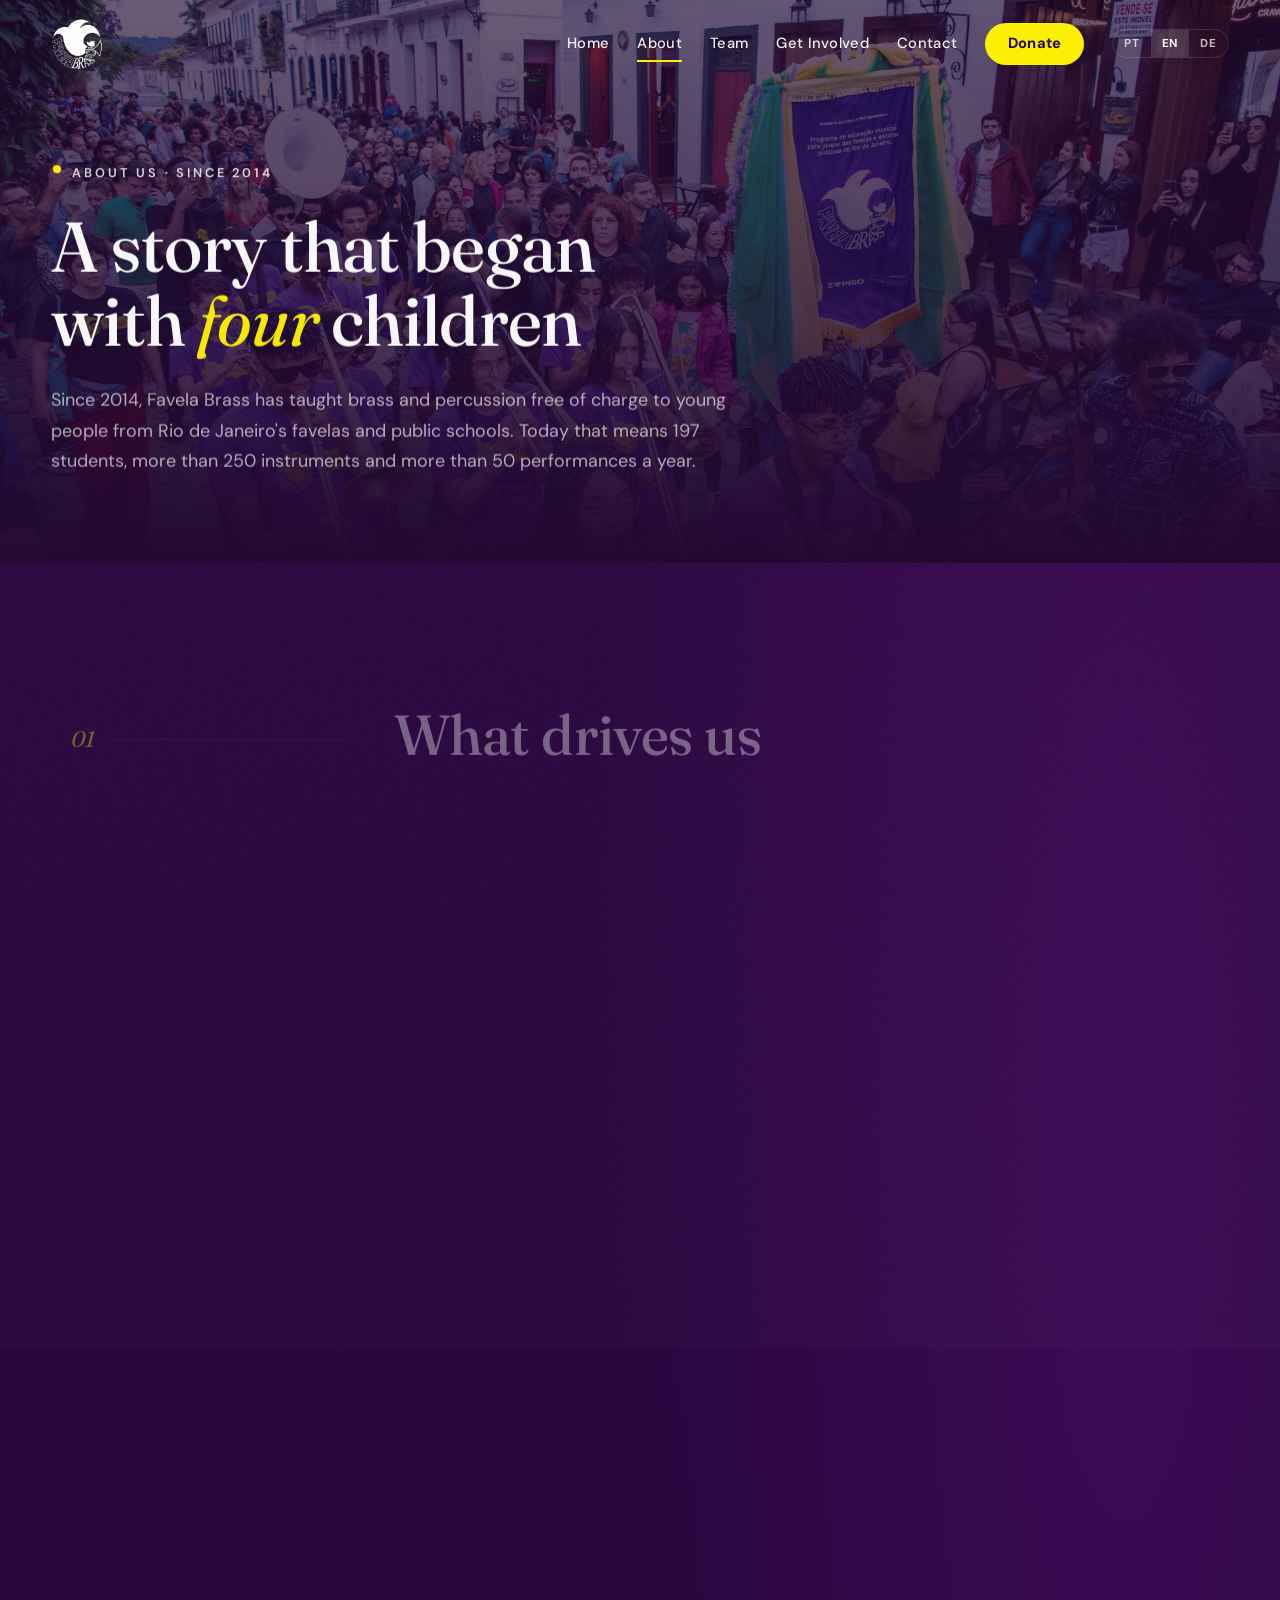
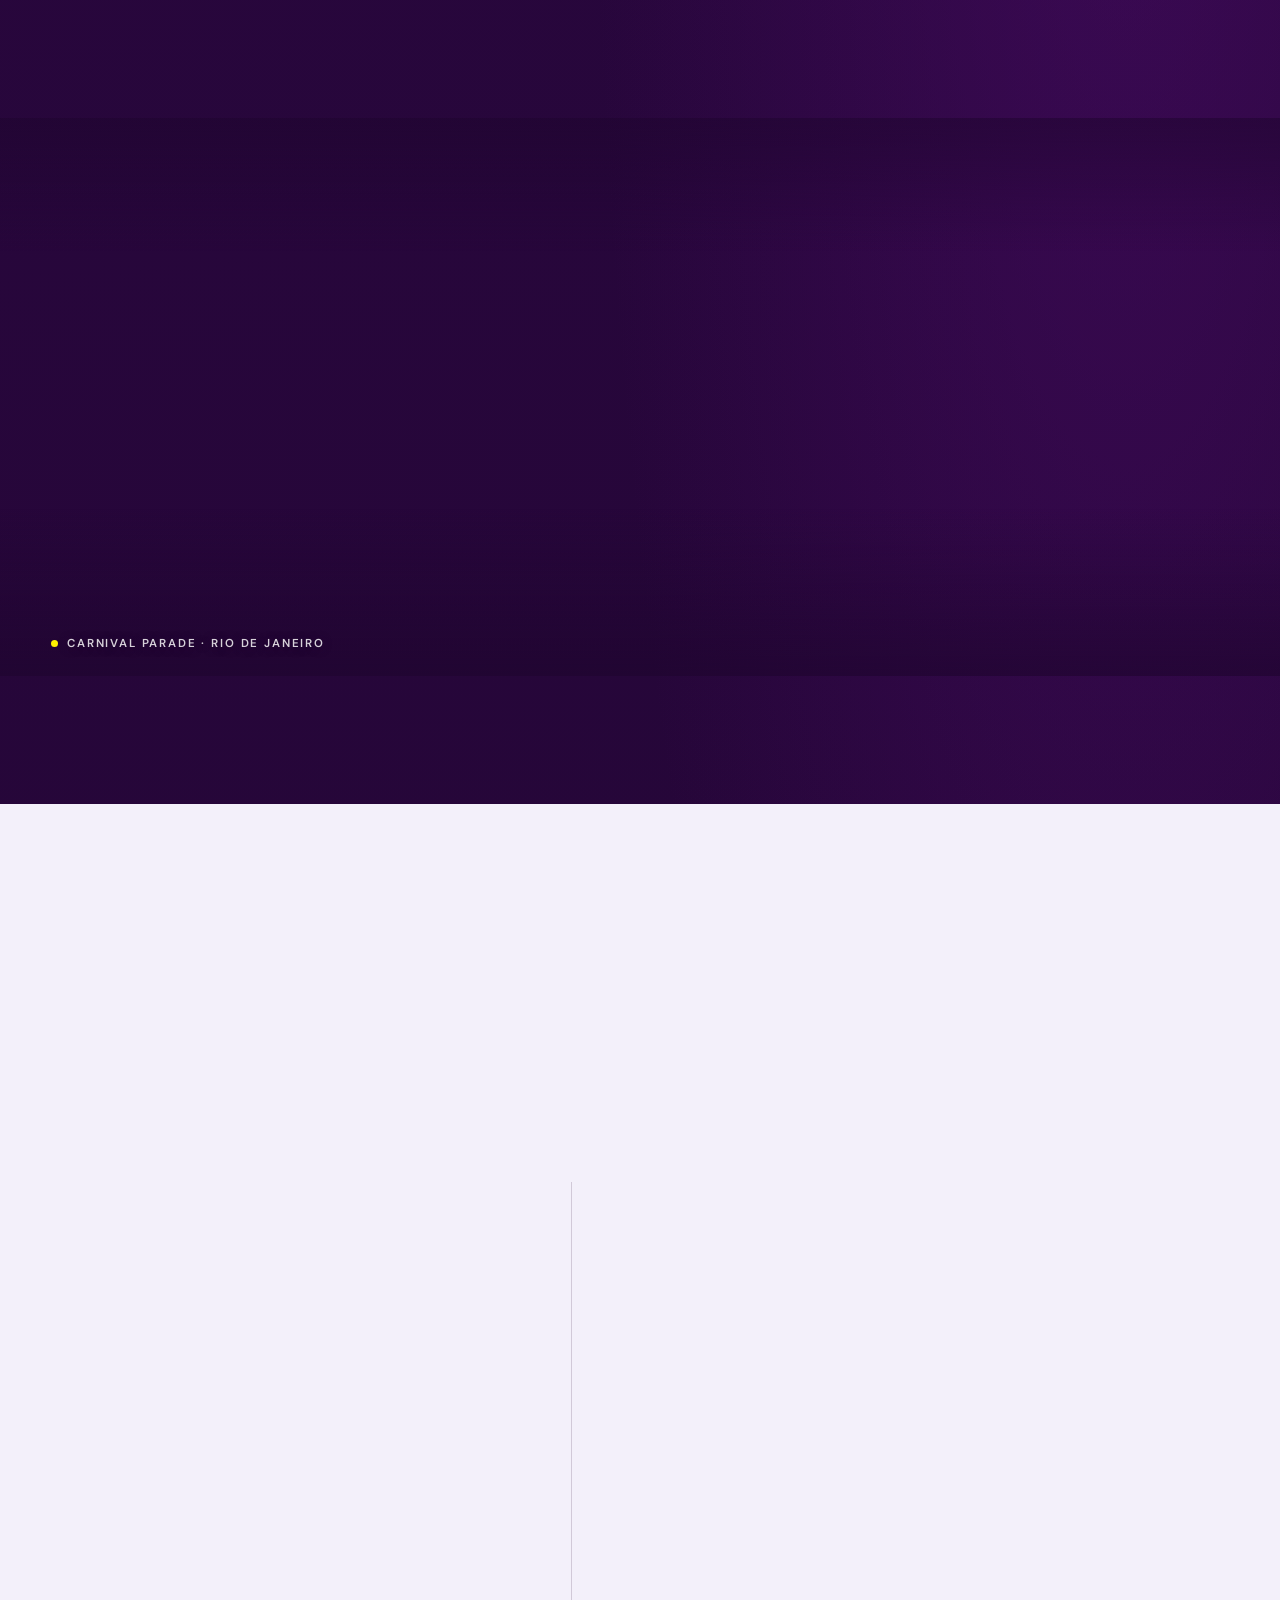
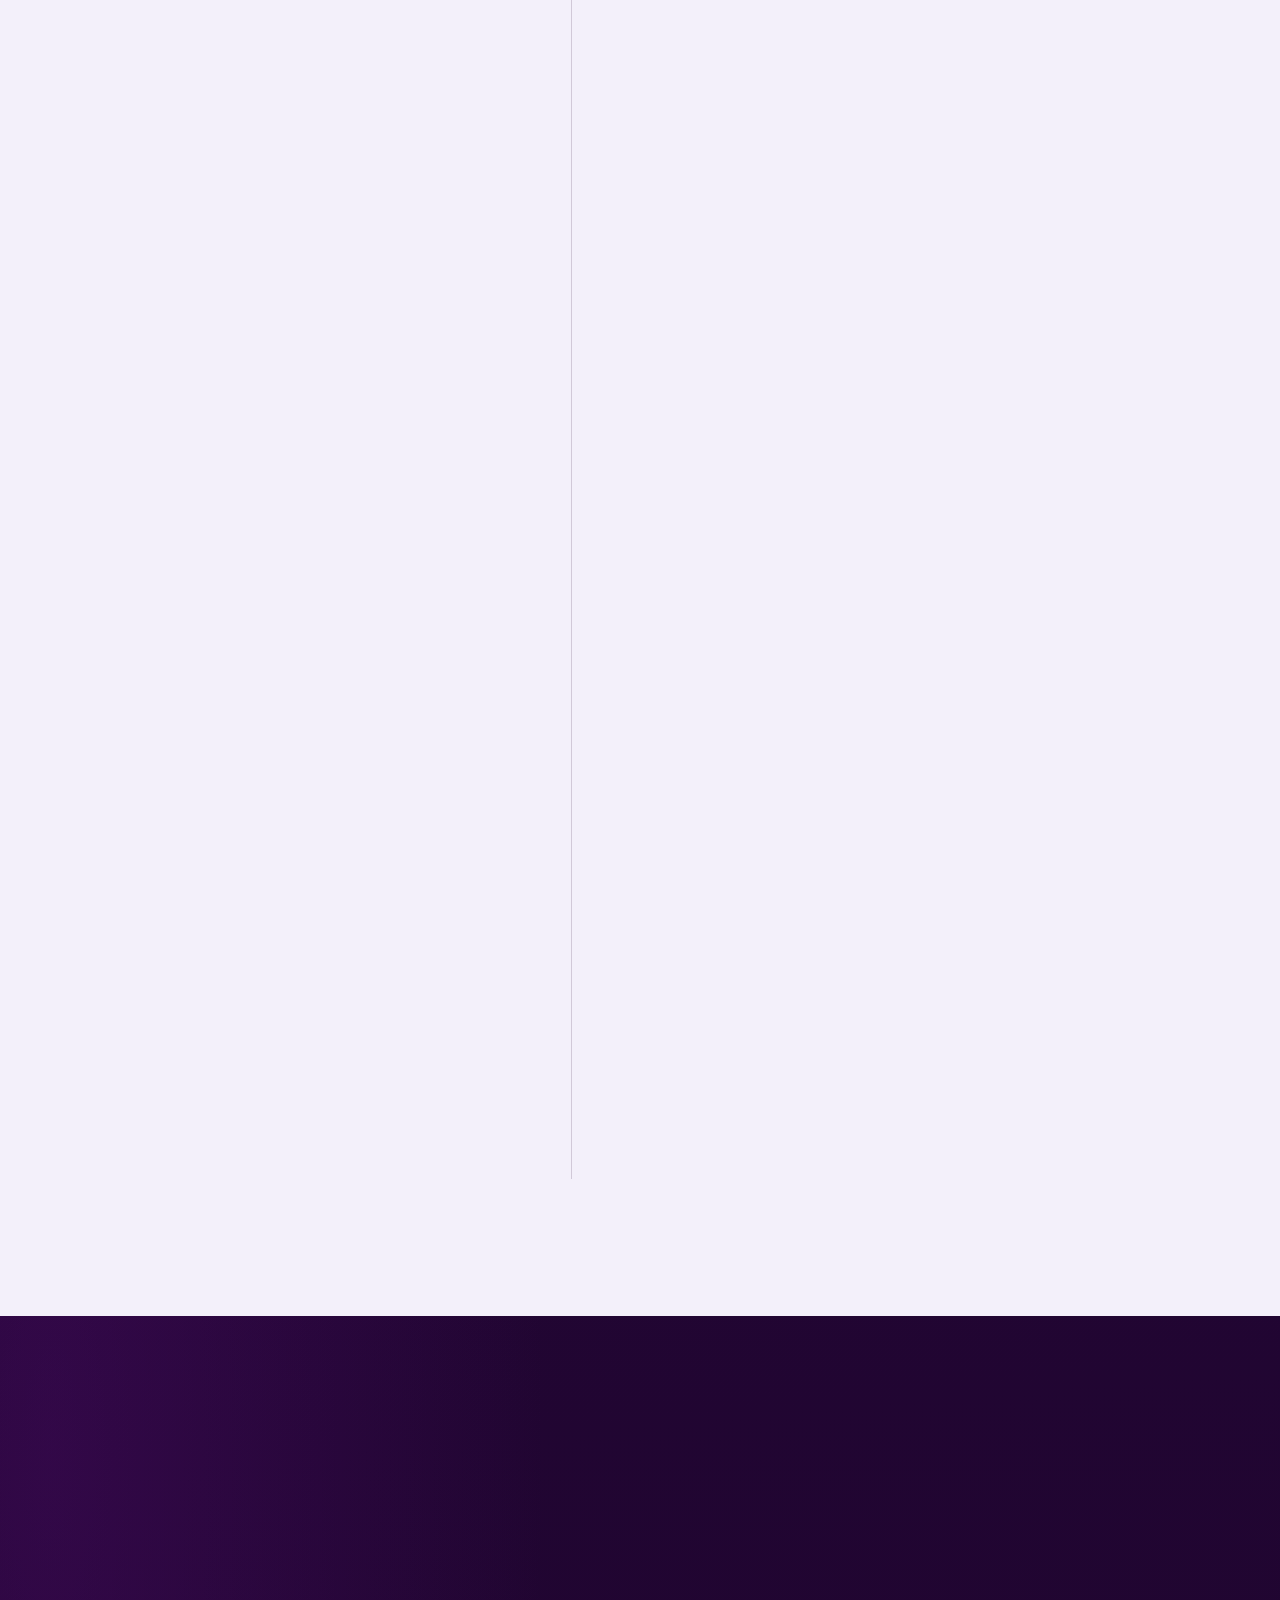
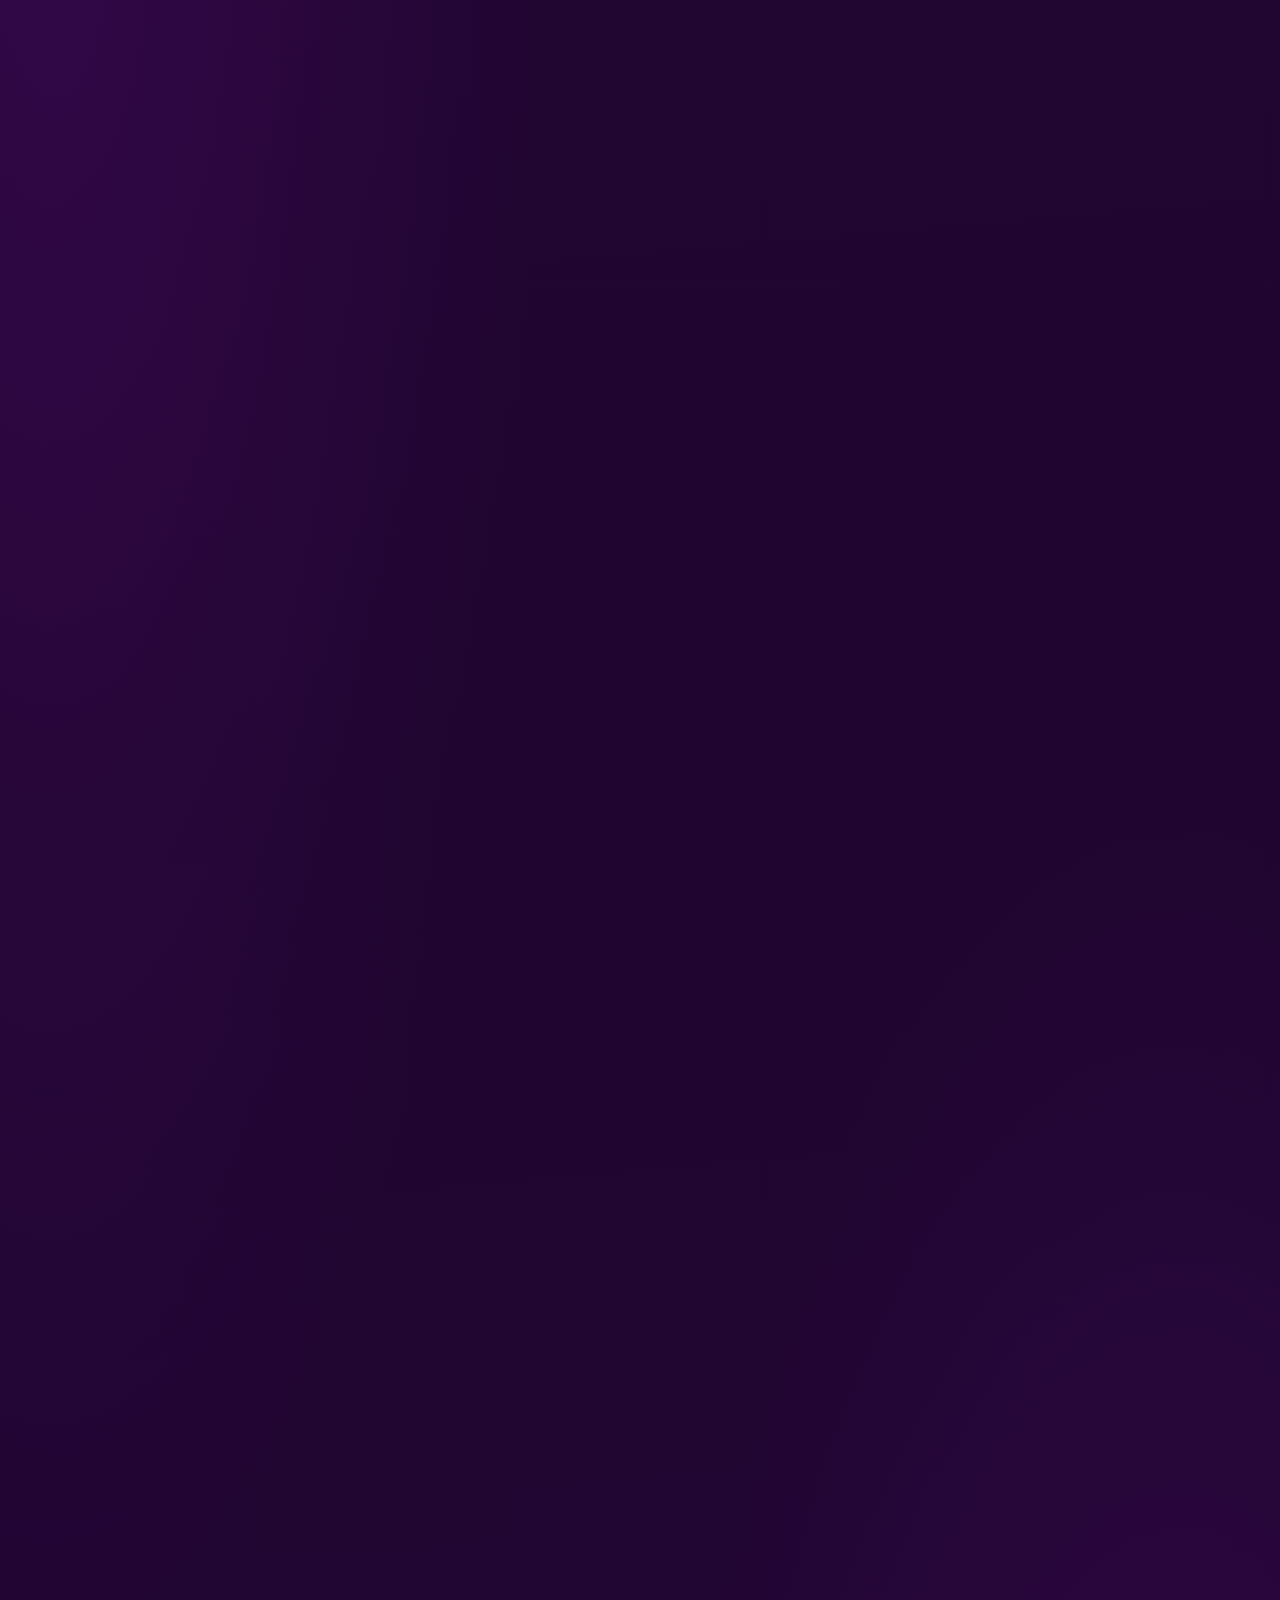
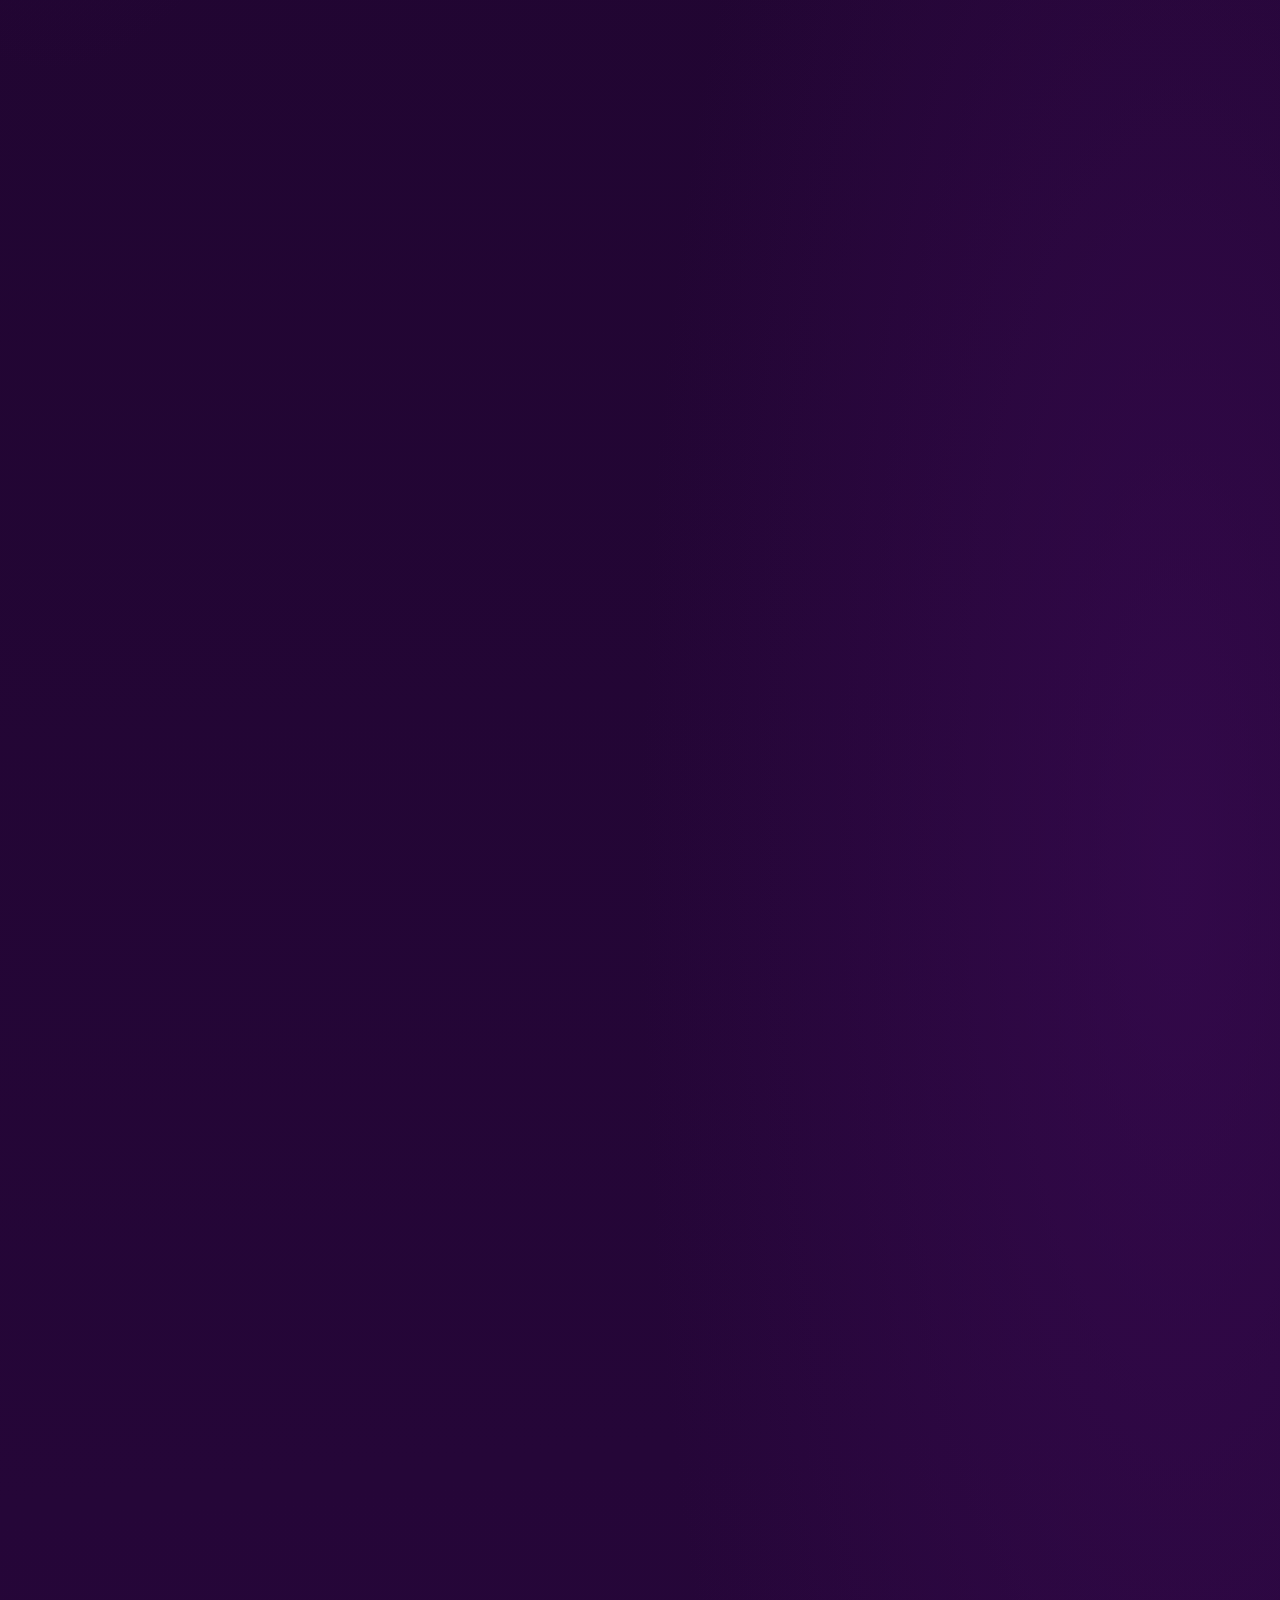
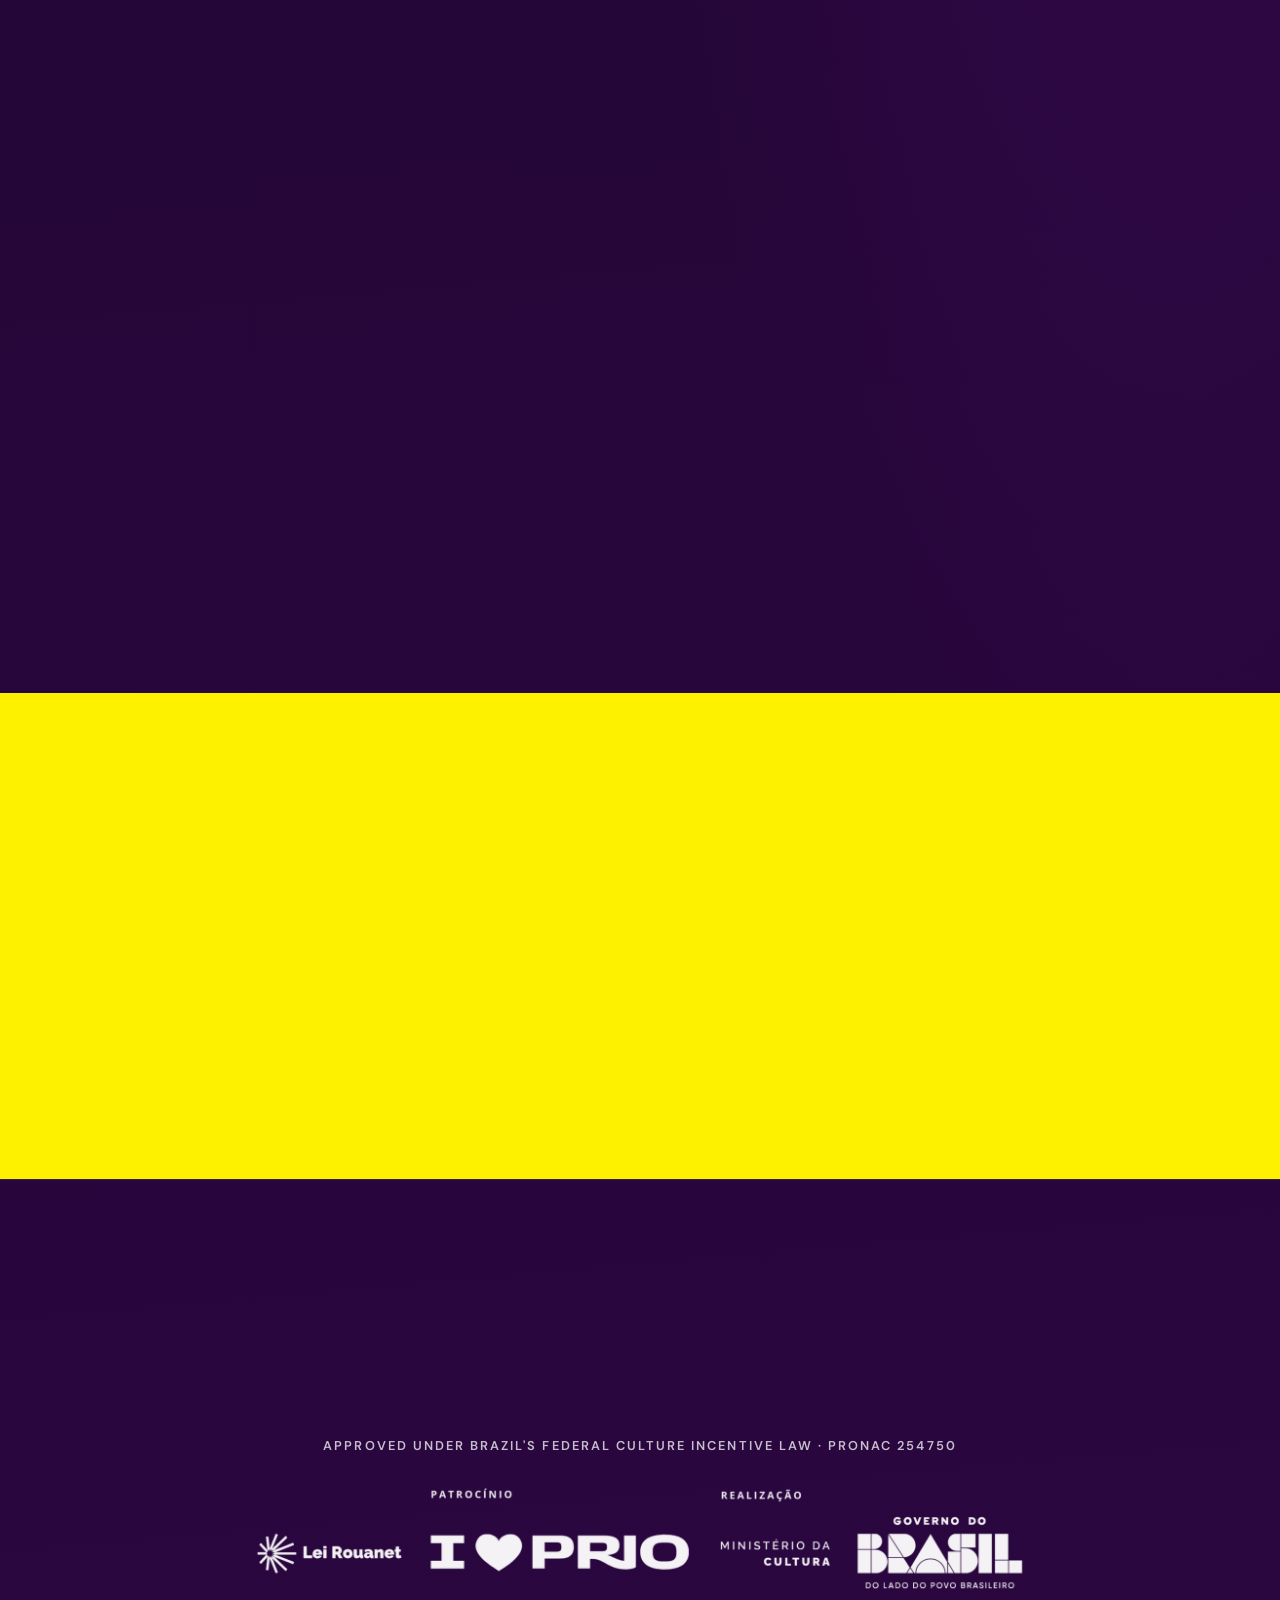
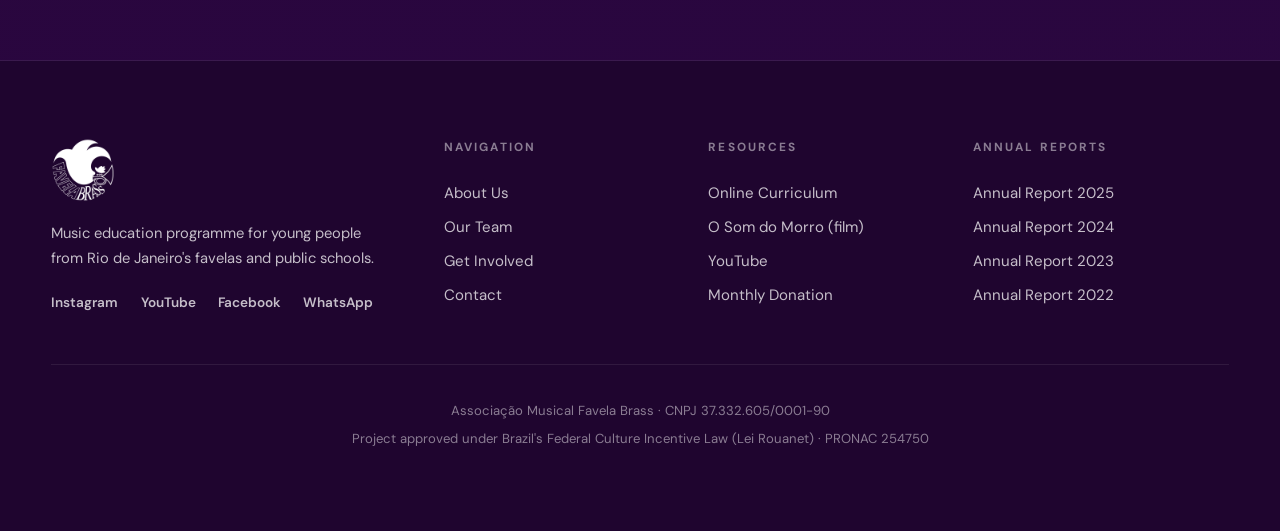
<file: about/index.html>
<!DOCTYPE html>
<html lang="pt-BR">
<head>
<meta charset="utf-8">
<title>Favela Brass</title>
<link rel="canonical" href="https://favelabrass.org/sobre.html">
<meta http-equiv="refresh" content="0; url=/sobre.html">
<meta name="robots" content="noindex">
</head>
<body>
<p>Esta p&aacute;gina mudou de endere&ccedil;o: <a href="/sobre.html">favelabrass.org/sobre.html</a></p>
</body>
</html>
</file>
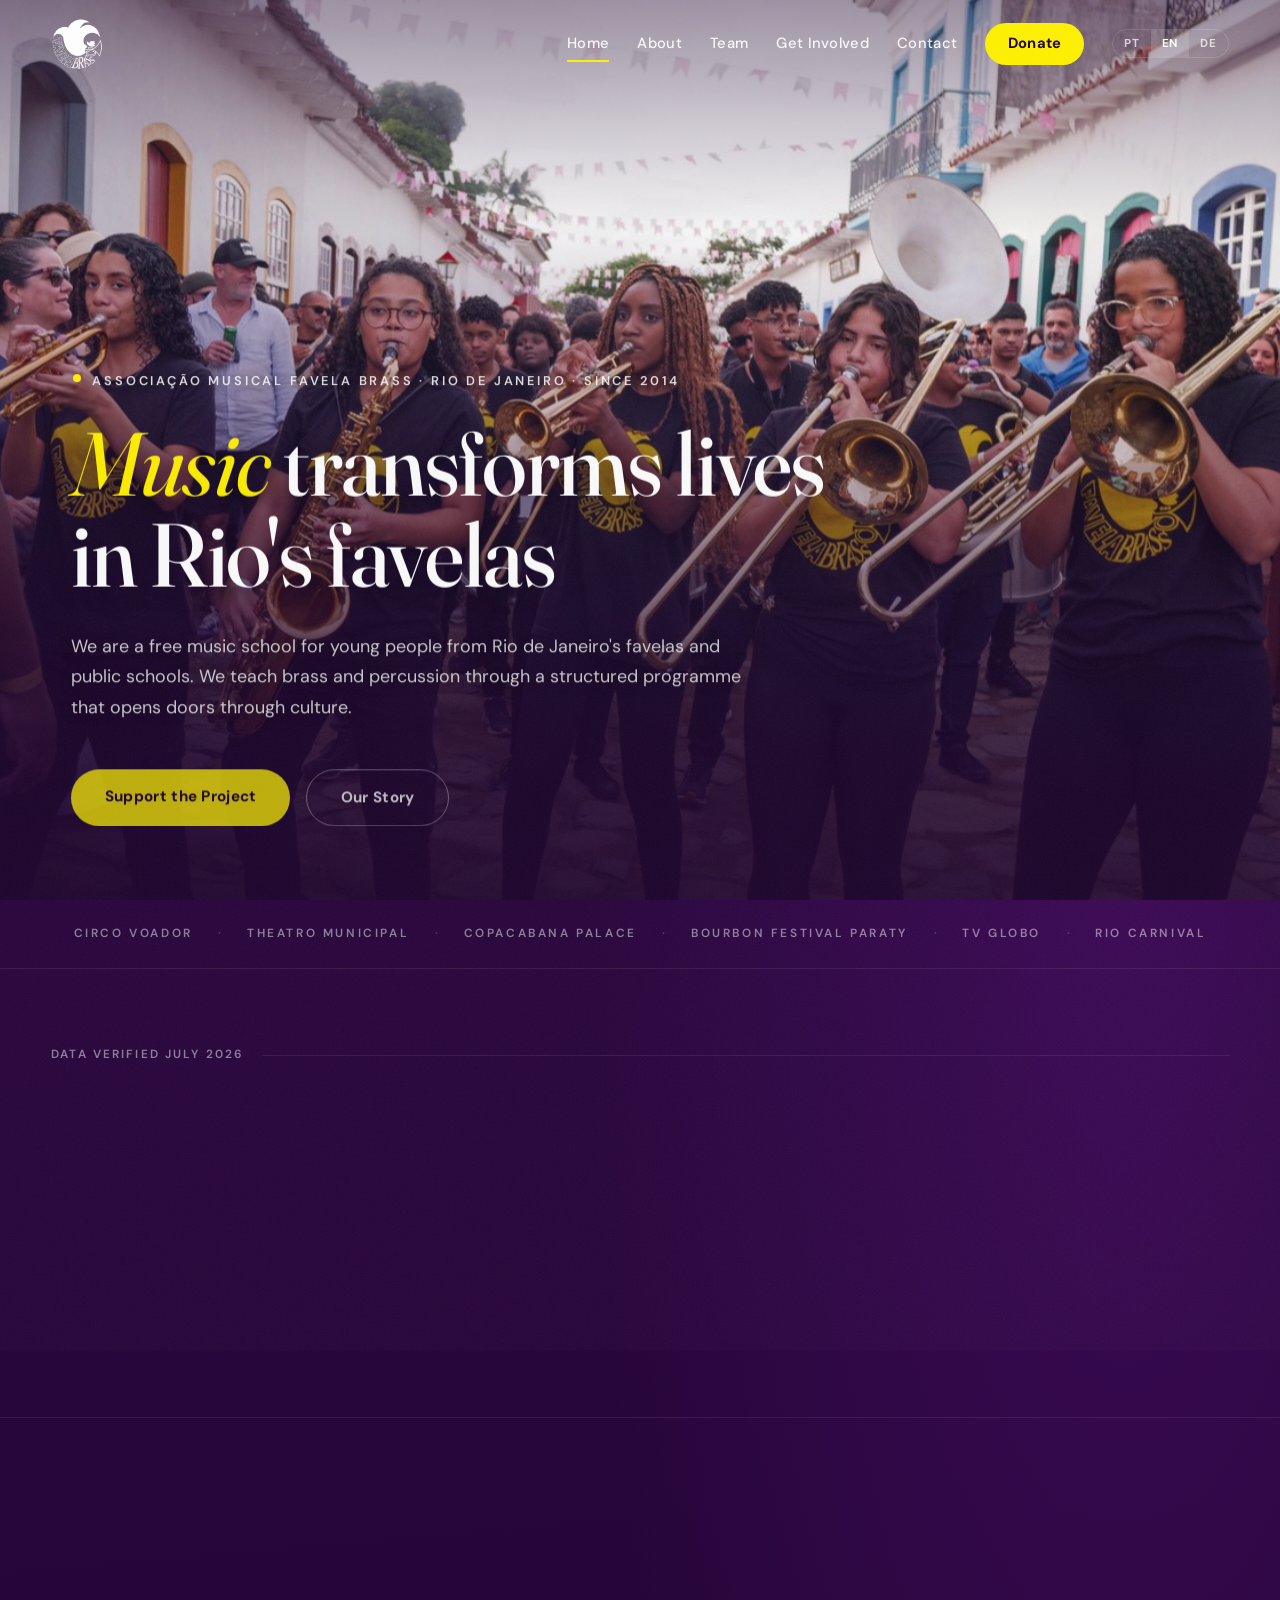
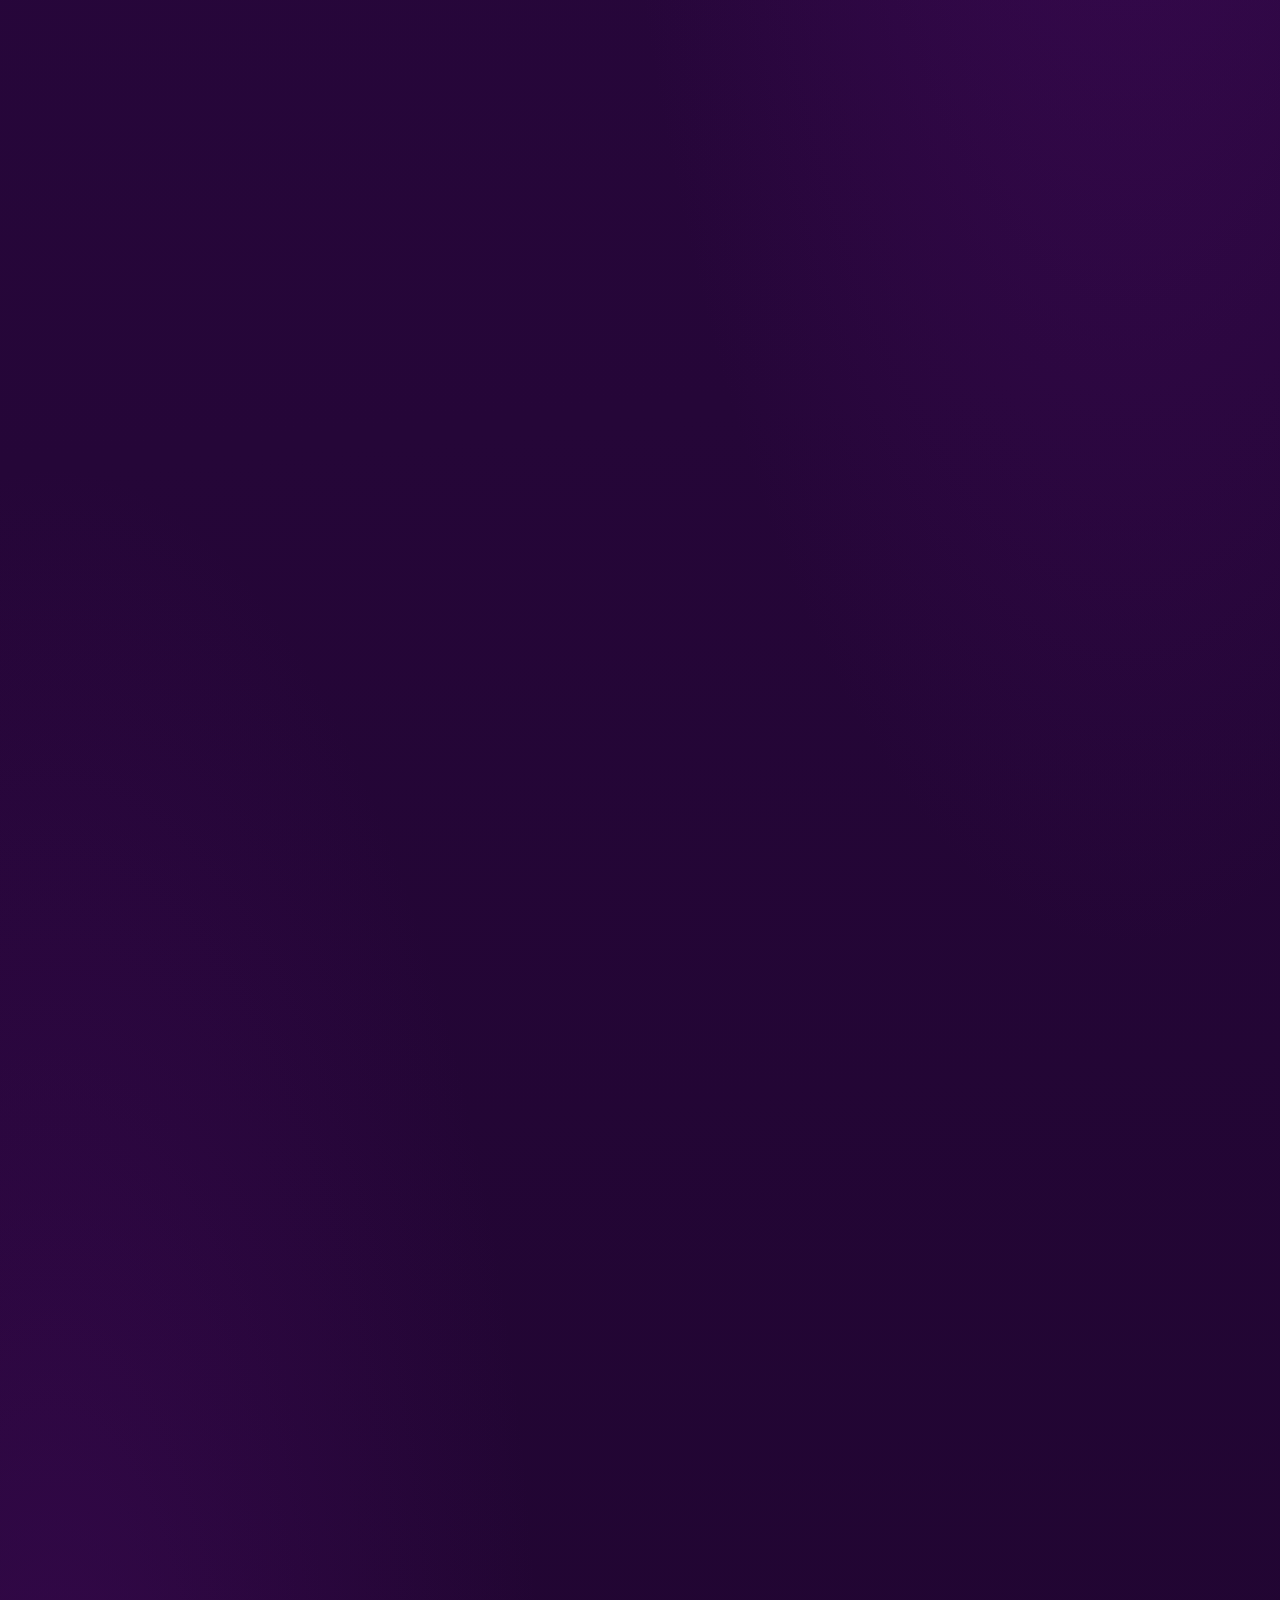
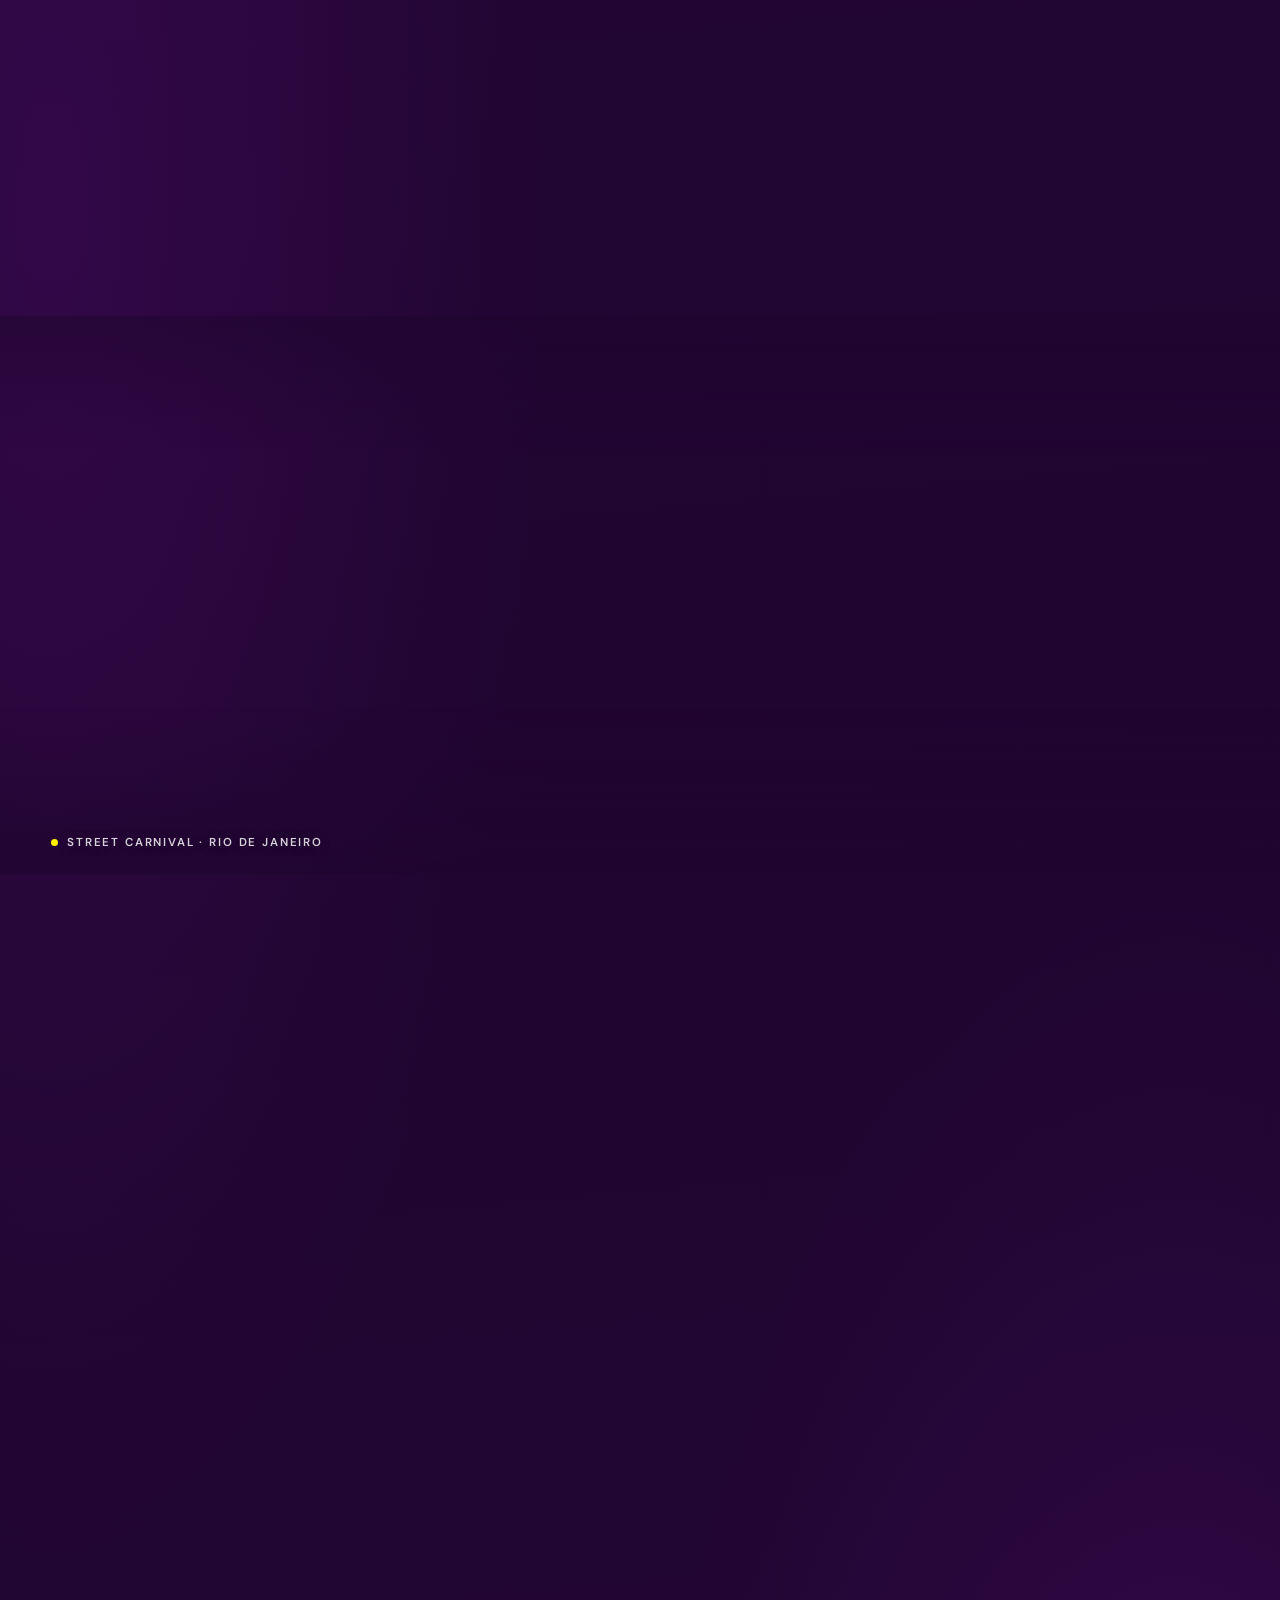
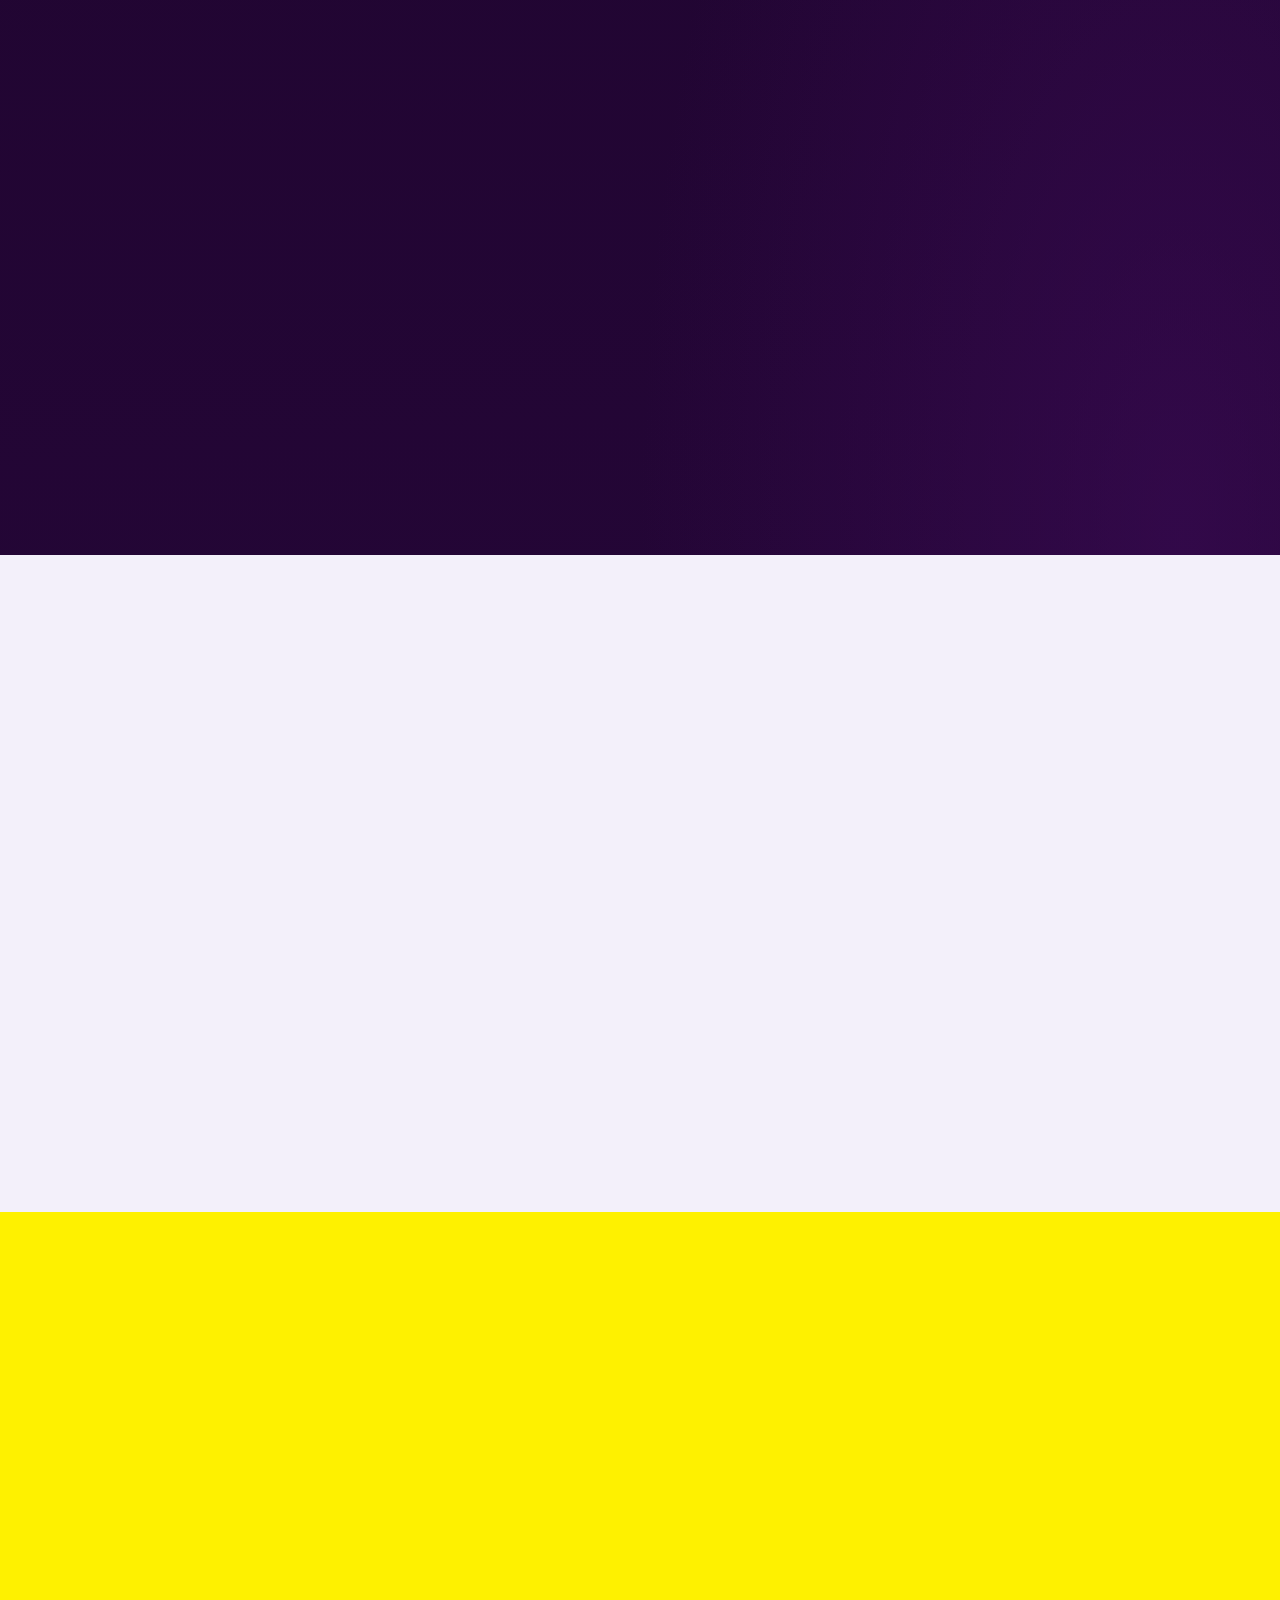
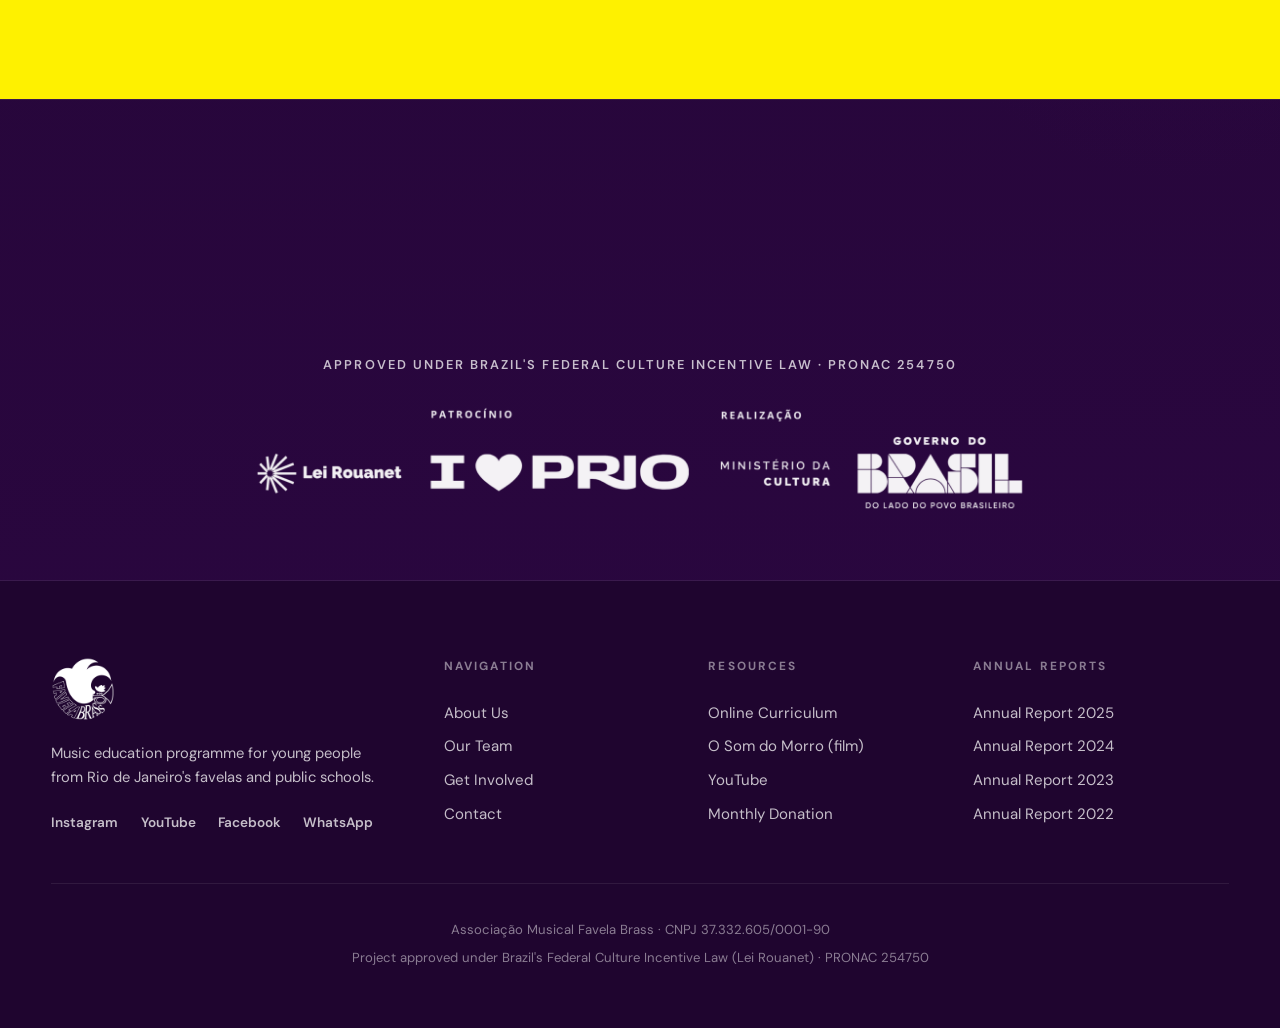
<file: blog/index.html>
<!DOCTYPE html>
<html lang="pt-BR">
<head>
<meta charset="utf-8">
<title>Favela Brass</title>
<link rel="canonical" href="https://favelabrass.org/">
<meta http-equiv="refresh" content="0; url=/">
<meta name="robots" content="noindex">
</head>
<body>
<p>Esta p&aacute;gina mudou de endere&ccedil;o: <a href="/">favelabrass.org/</a></p>
</body>
</html>
</file>
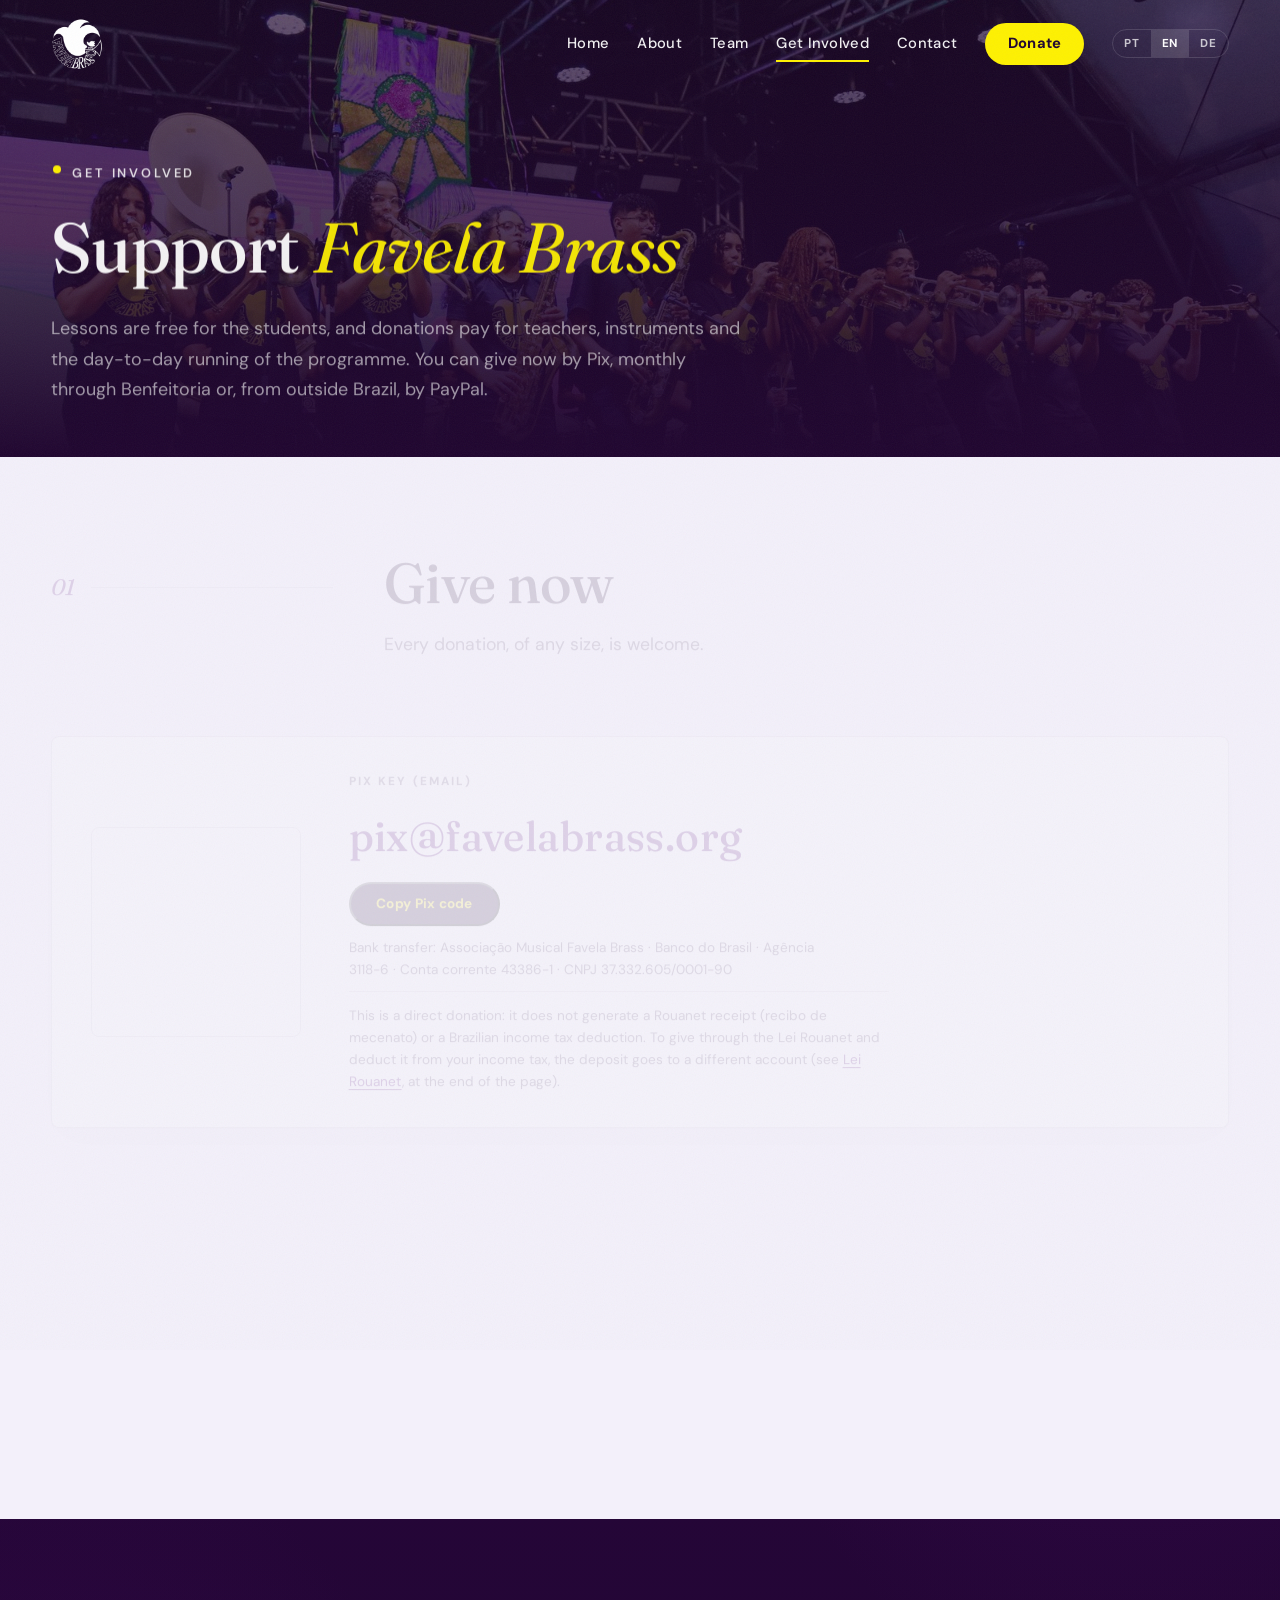
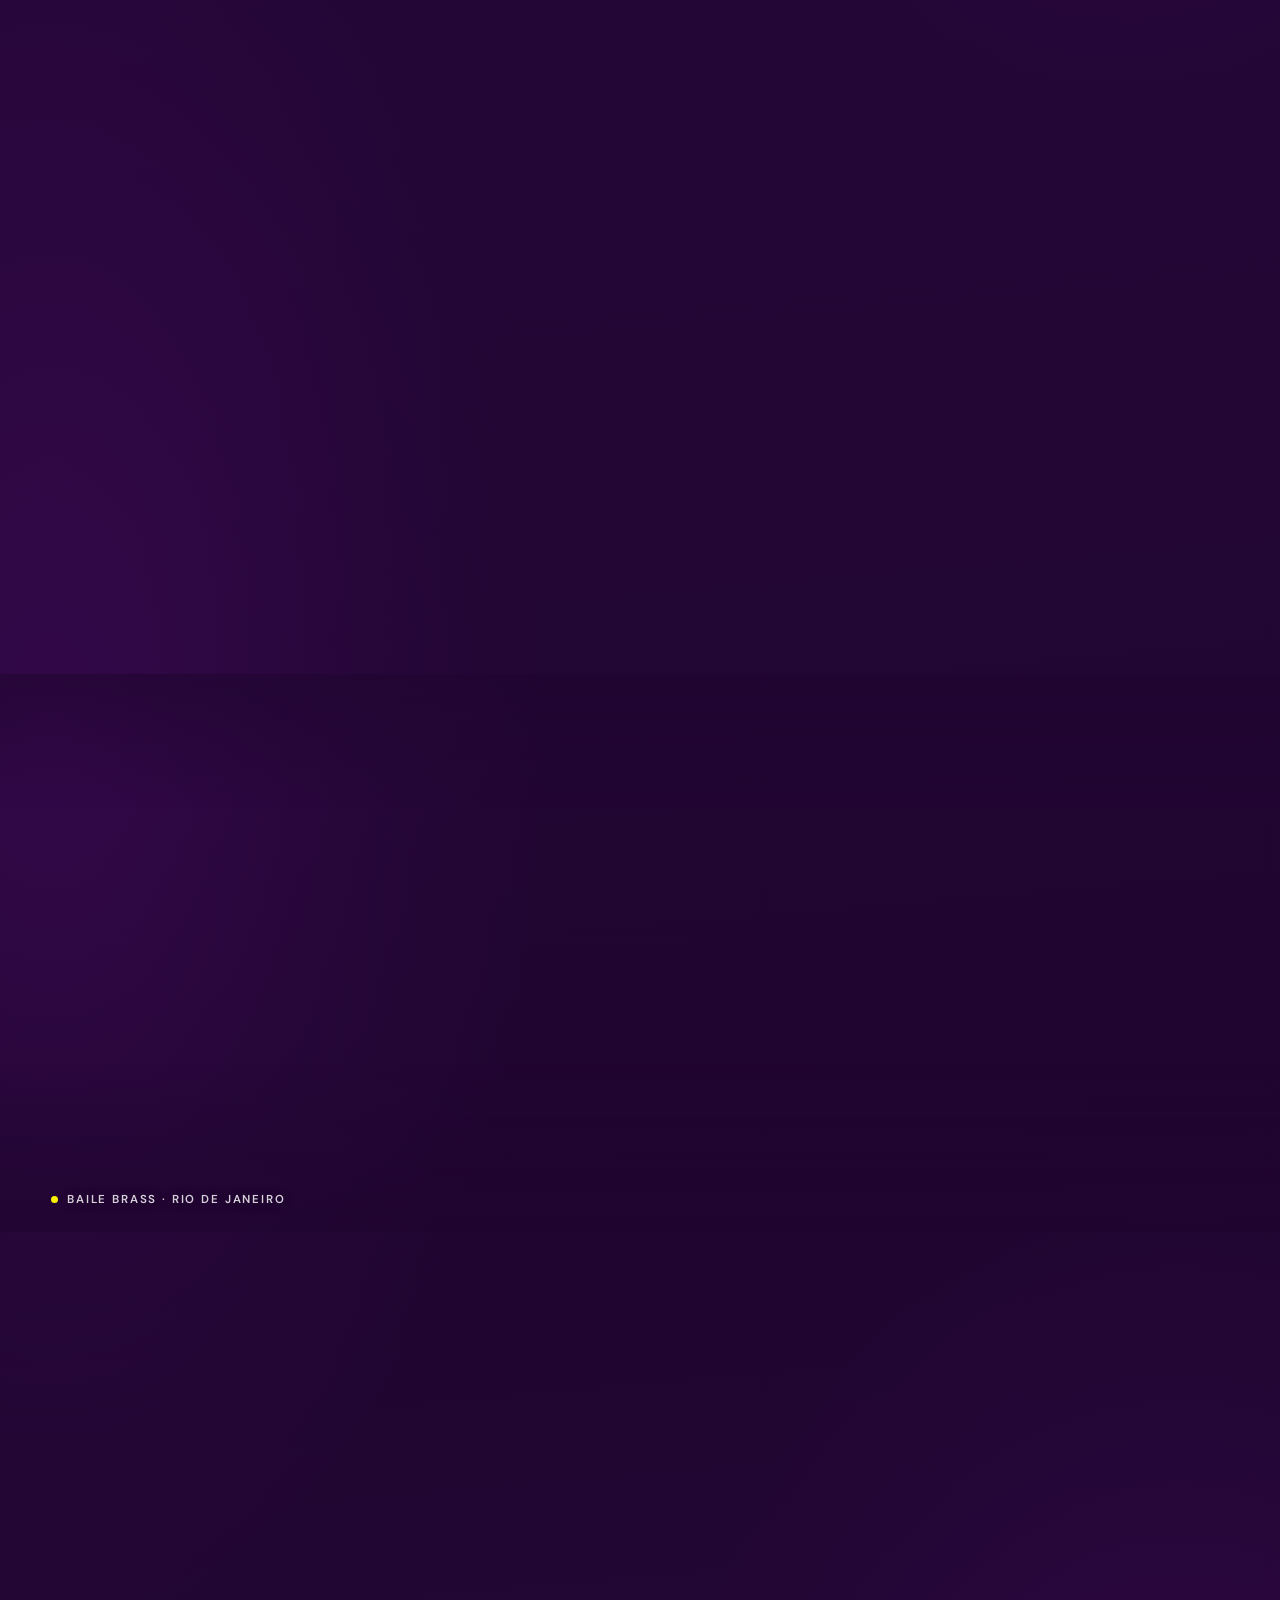
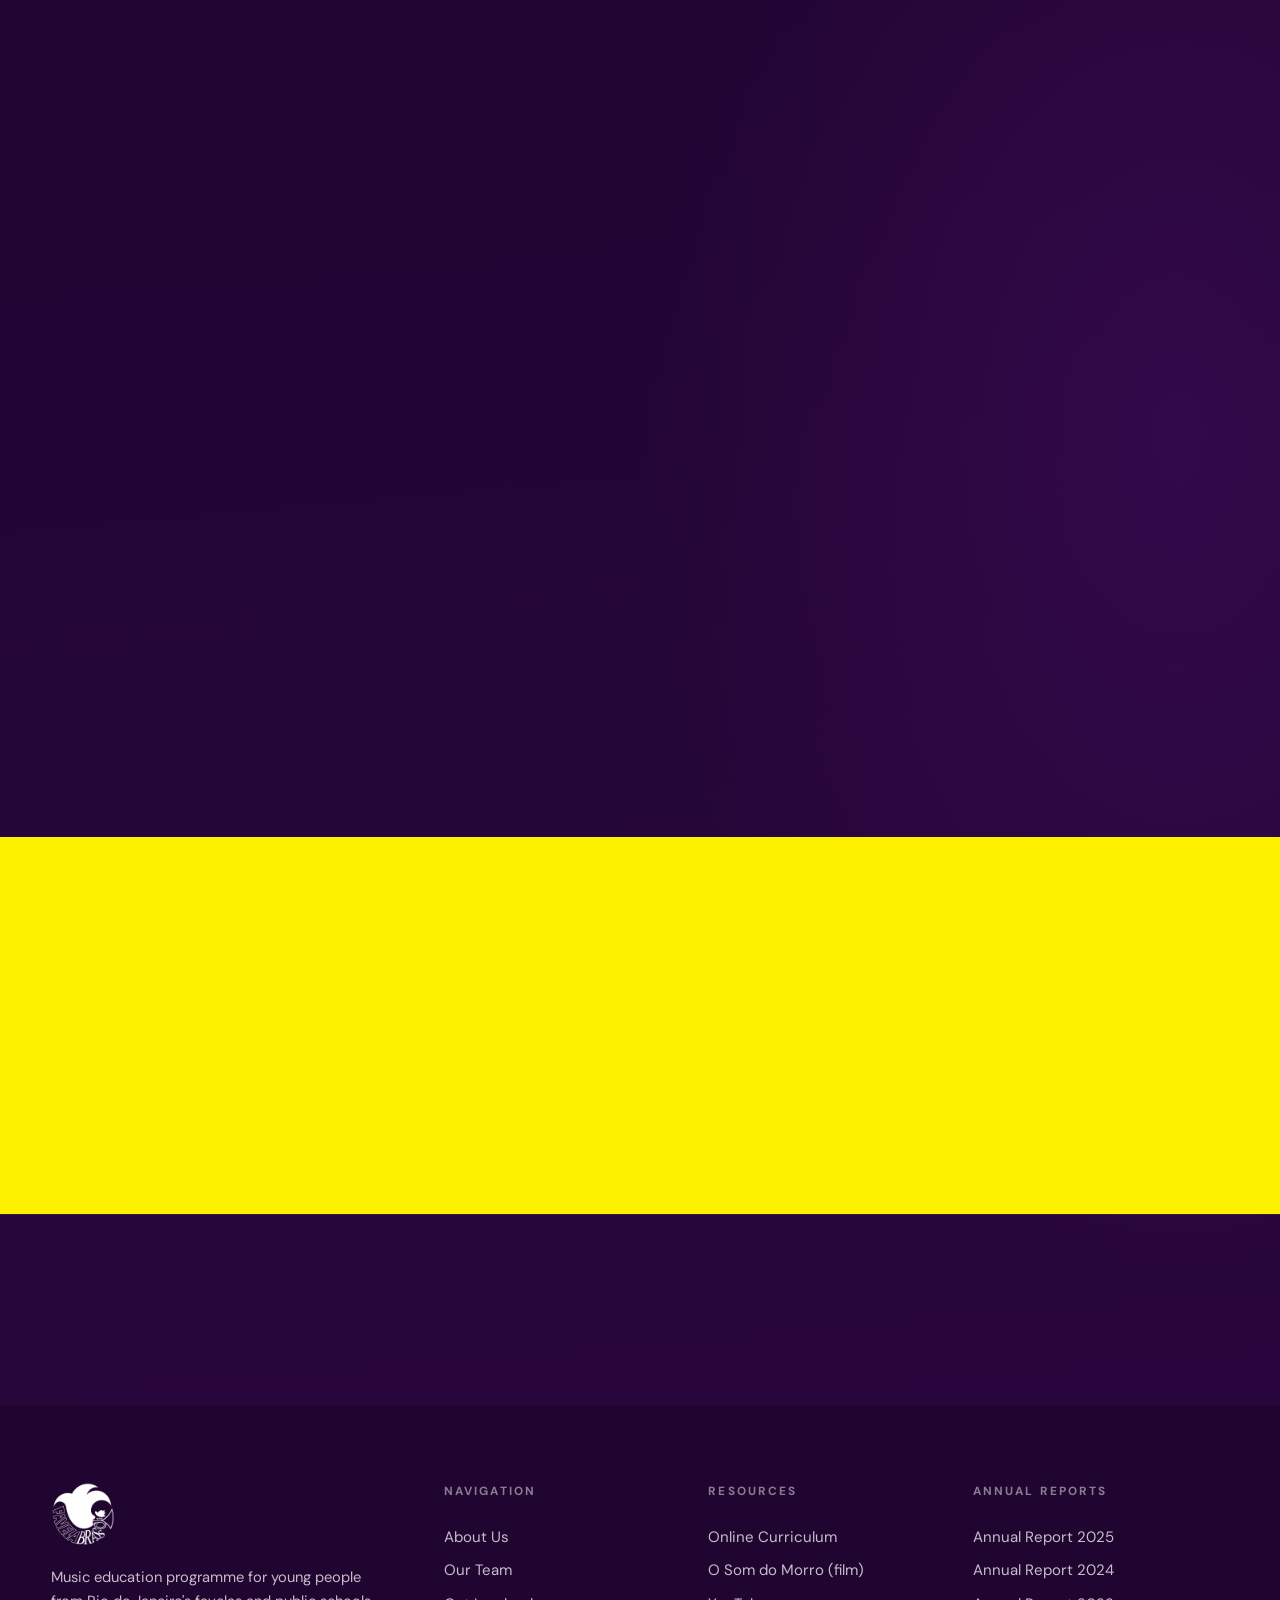
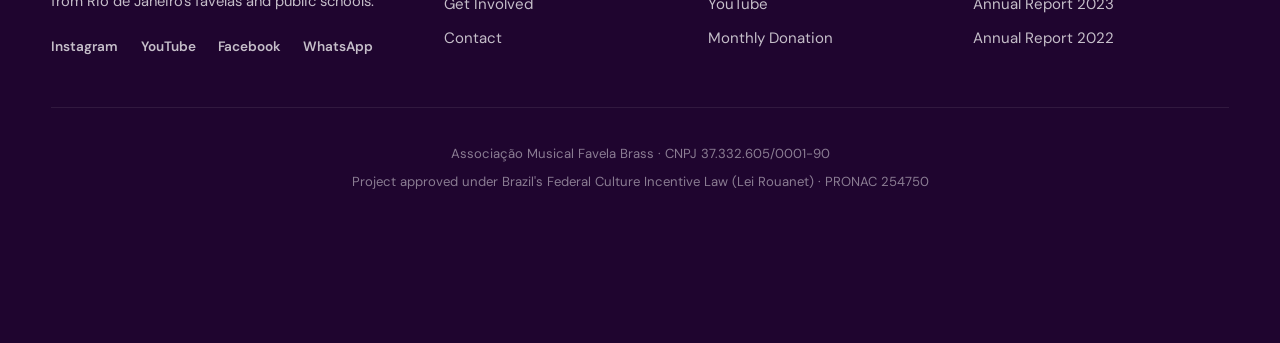
<file: colabore/index.html>
<!DOCTYPE html>
<html lang="pt-BR">
<head>
<meta charset="utf-8">
<title>Favela Brass</title>
<link rel="canonical" href="https://favelabrass.org/colaborar.html">
<meta http-equiv="refresh" content="0; url=/colaborar.html">
<meta name="robots" content="noindex">
</head>
<body>
<p>Esta p&aacute;gina mudou de endere&ccedil;o: <a href="/colaborar.html">favelabrass.org/colaborar.html</a></p>
</body>
</html>
</file>
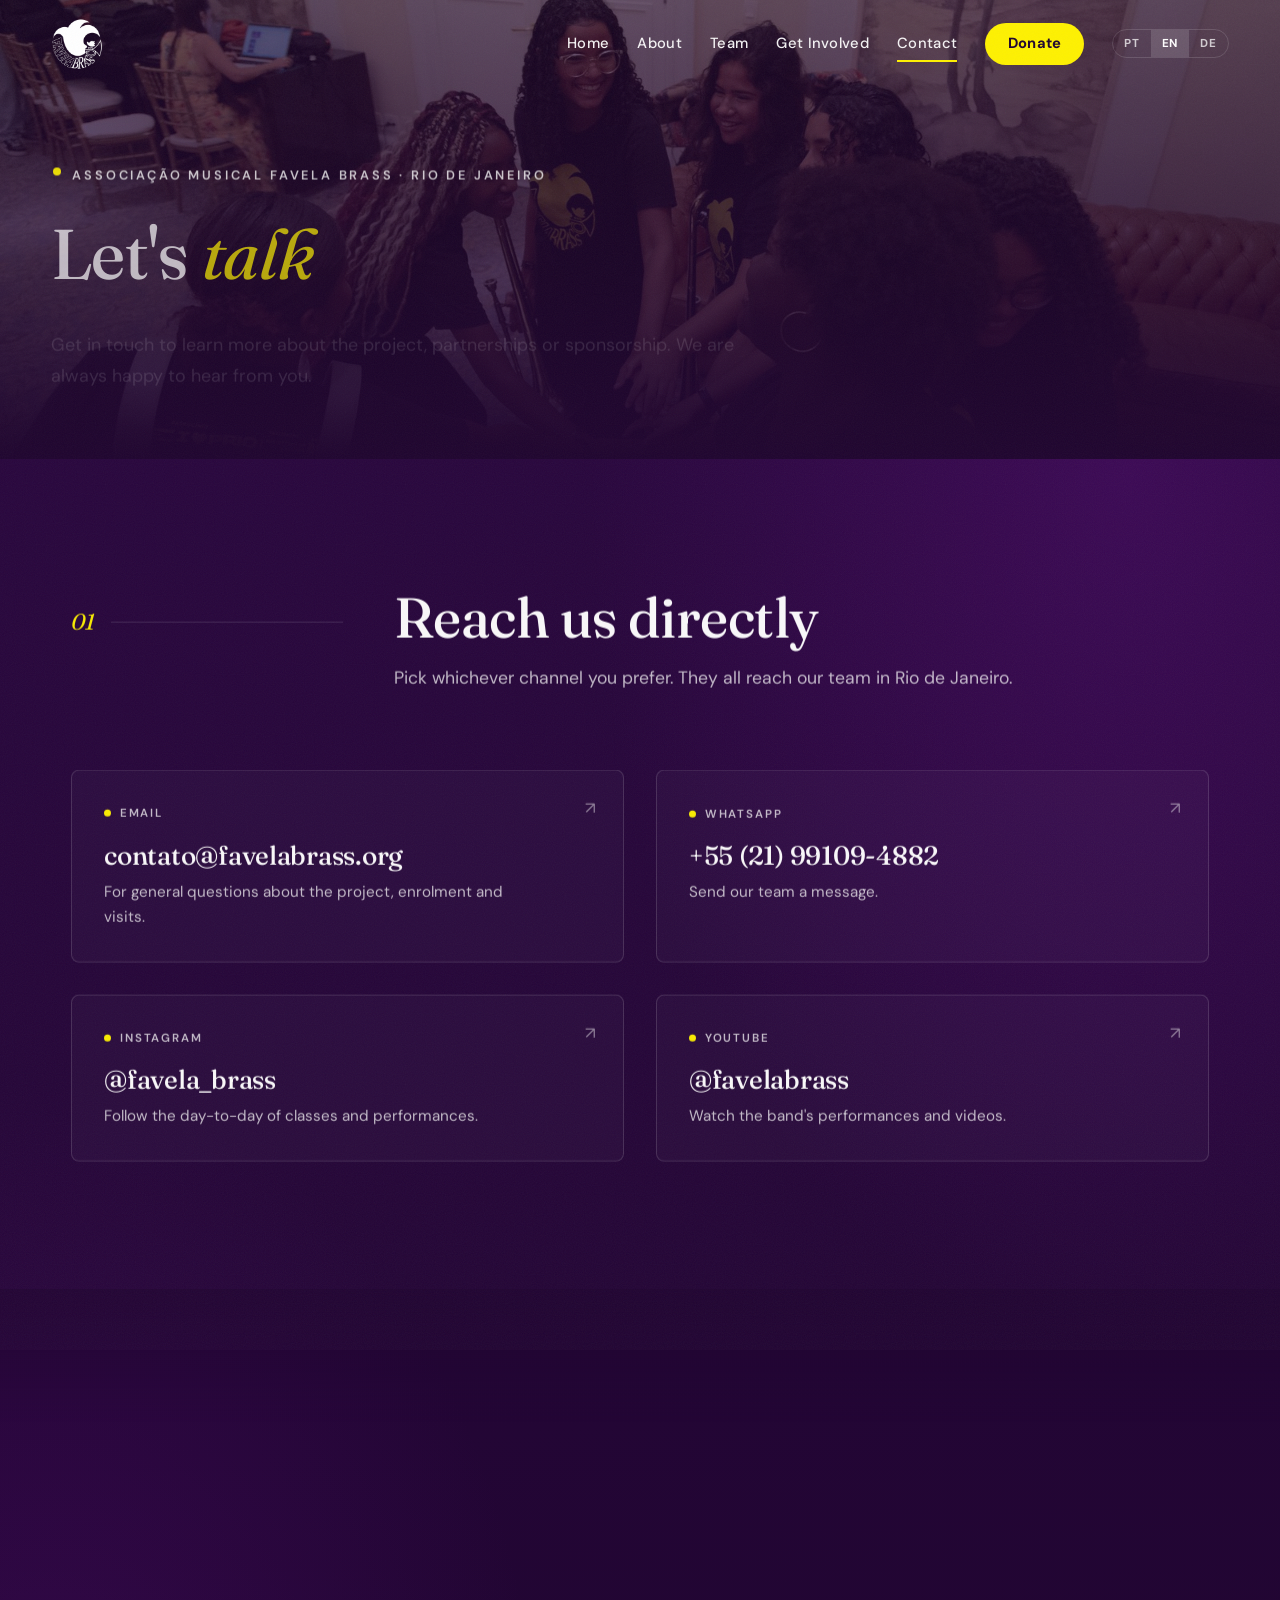
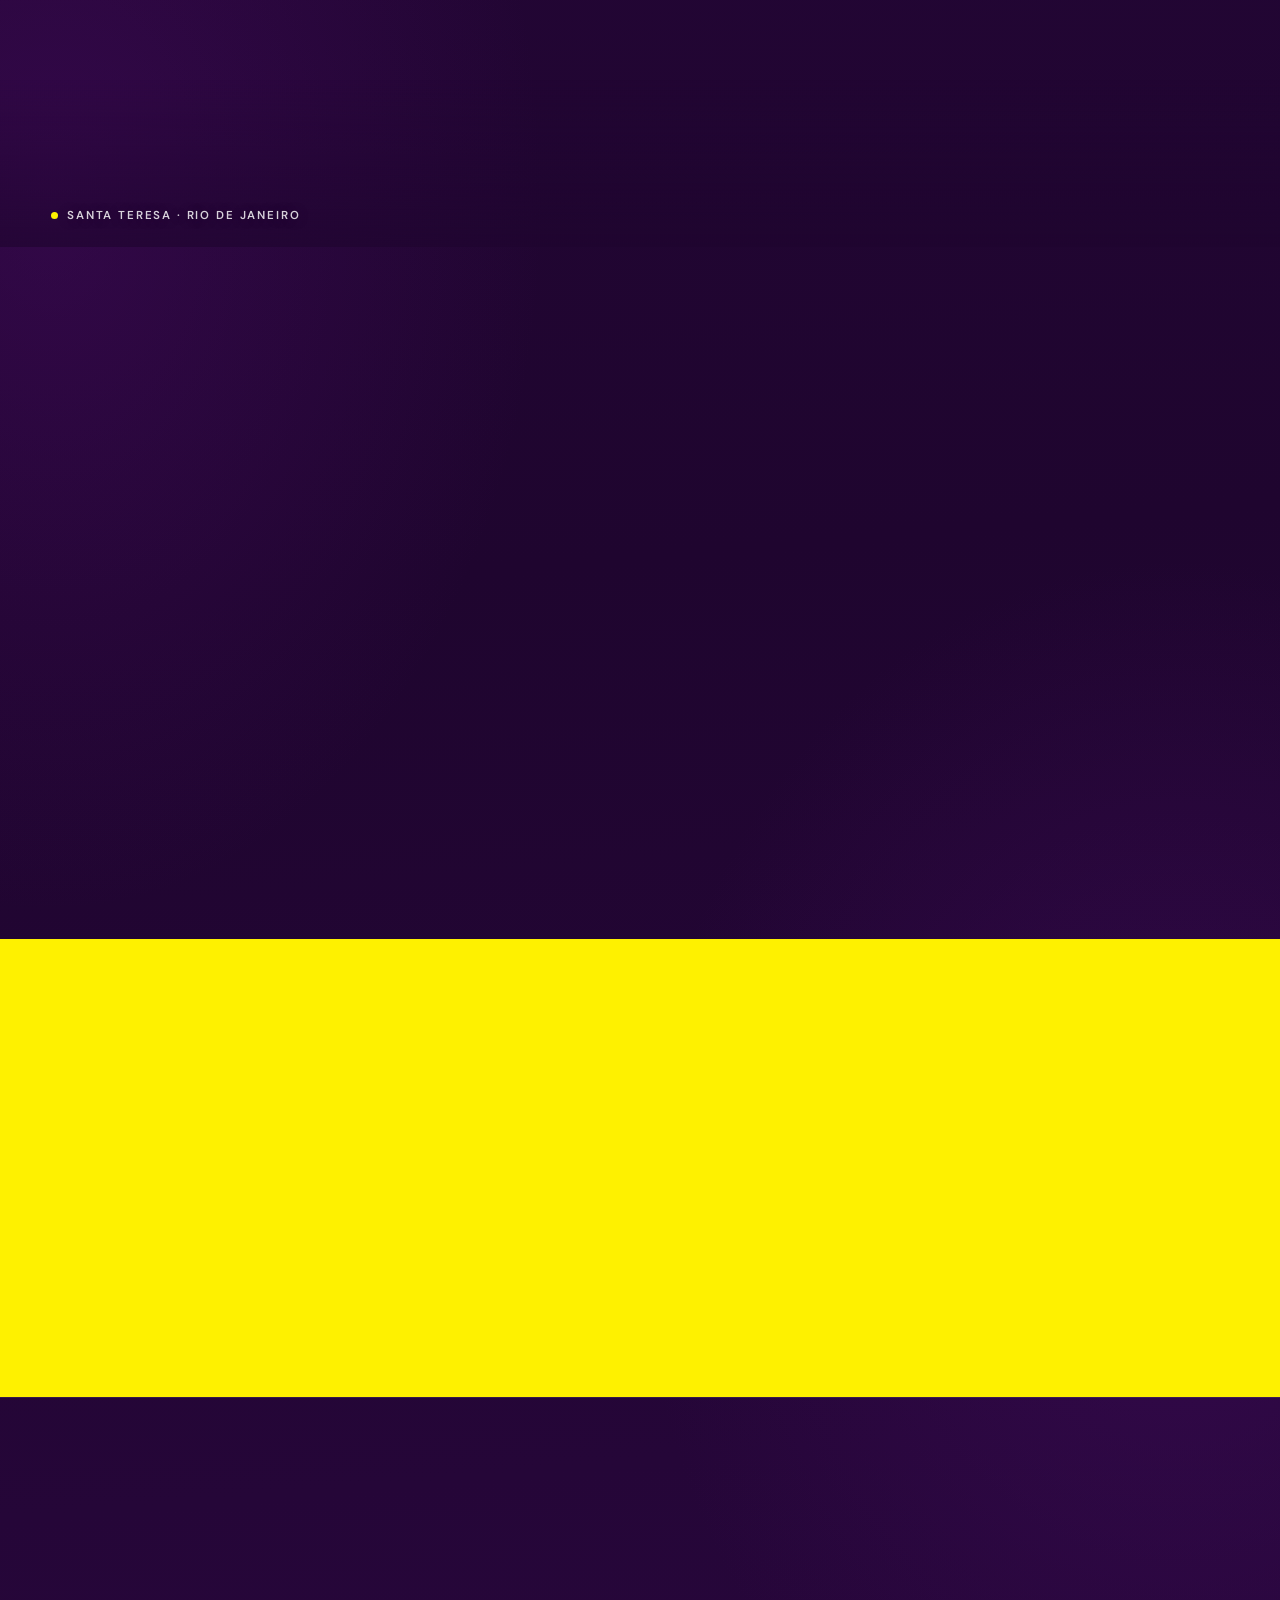
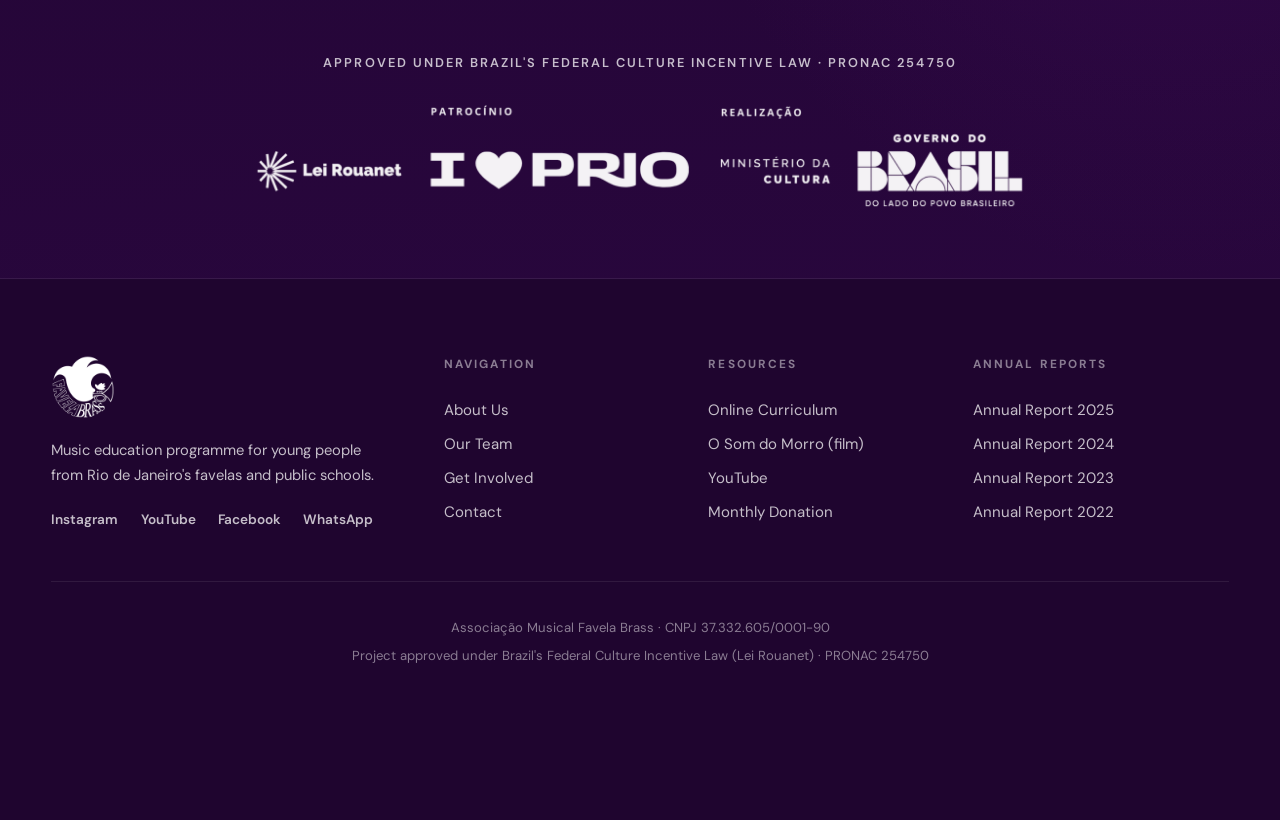
<file: contact/index.html>
<!DOCTYPE html>
<html lang="pt-BR">
<head>
<meta charset="utf-8">
<title>Favela Brass</title>
<link rel="canonical" href="https://favelabrass.org/contato.html">
<meta http-equiv="refresh" content="0; url=/contato.html">
<meta name="robots" content="noindex">
</head>
<body>
<p>Esta p&aacute;gina mudou de endere&ccedil;o: <a href="/contato.html">favelabrass.org/contato.html</a></p>
</body>
</html>
</file>
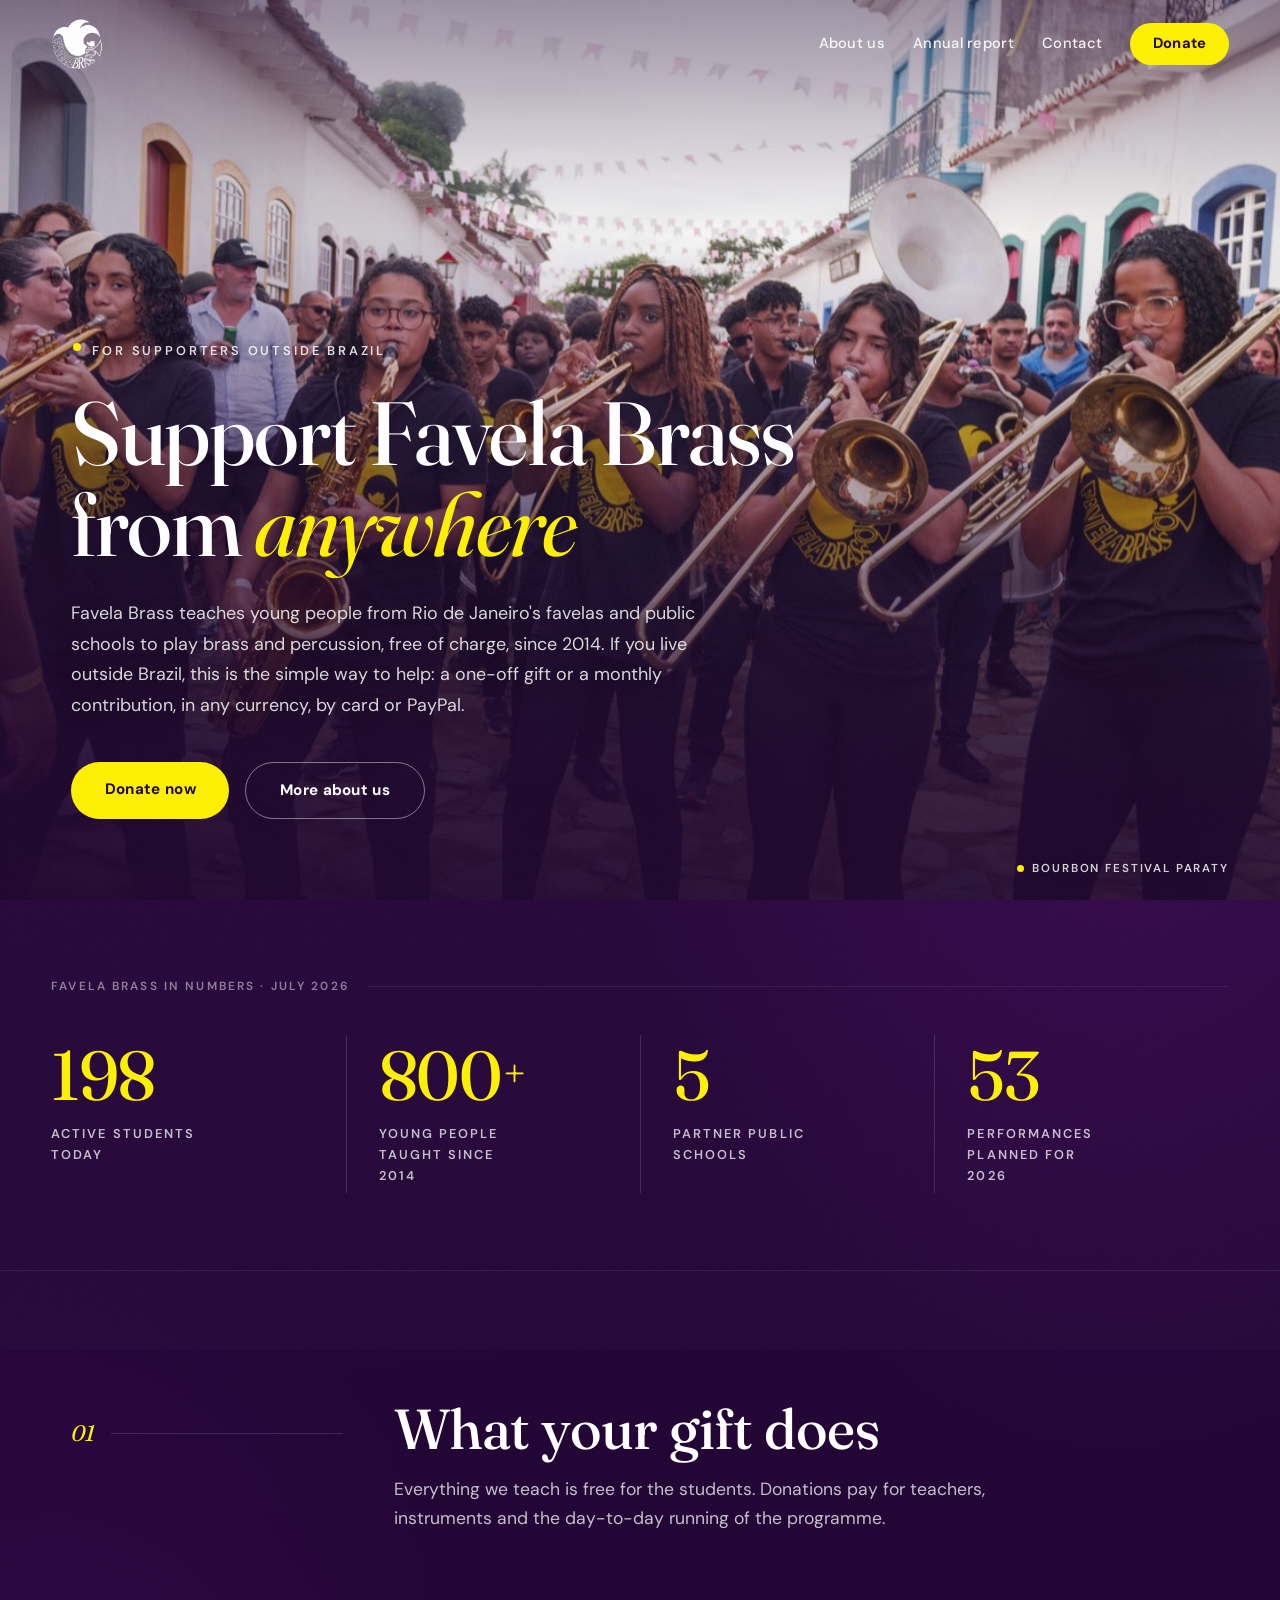
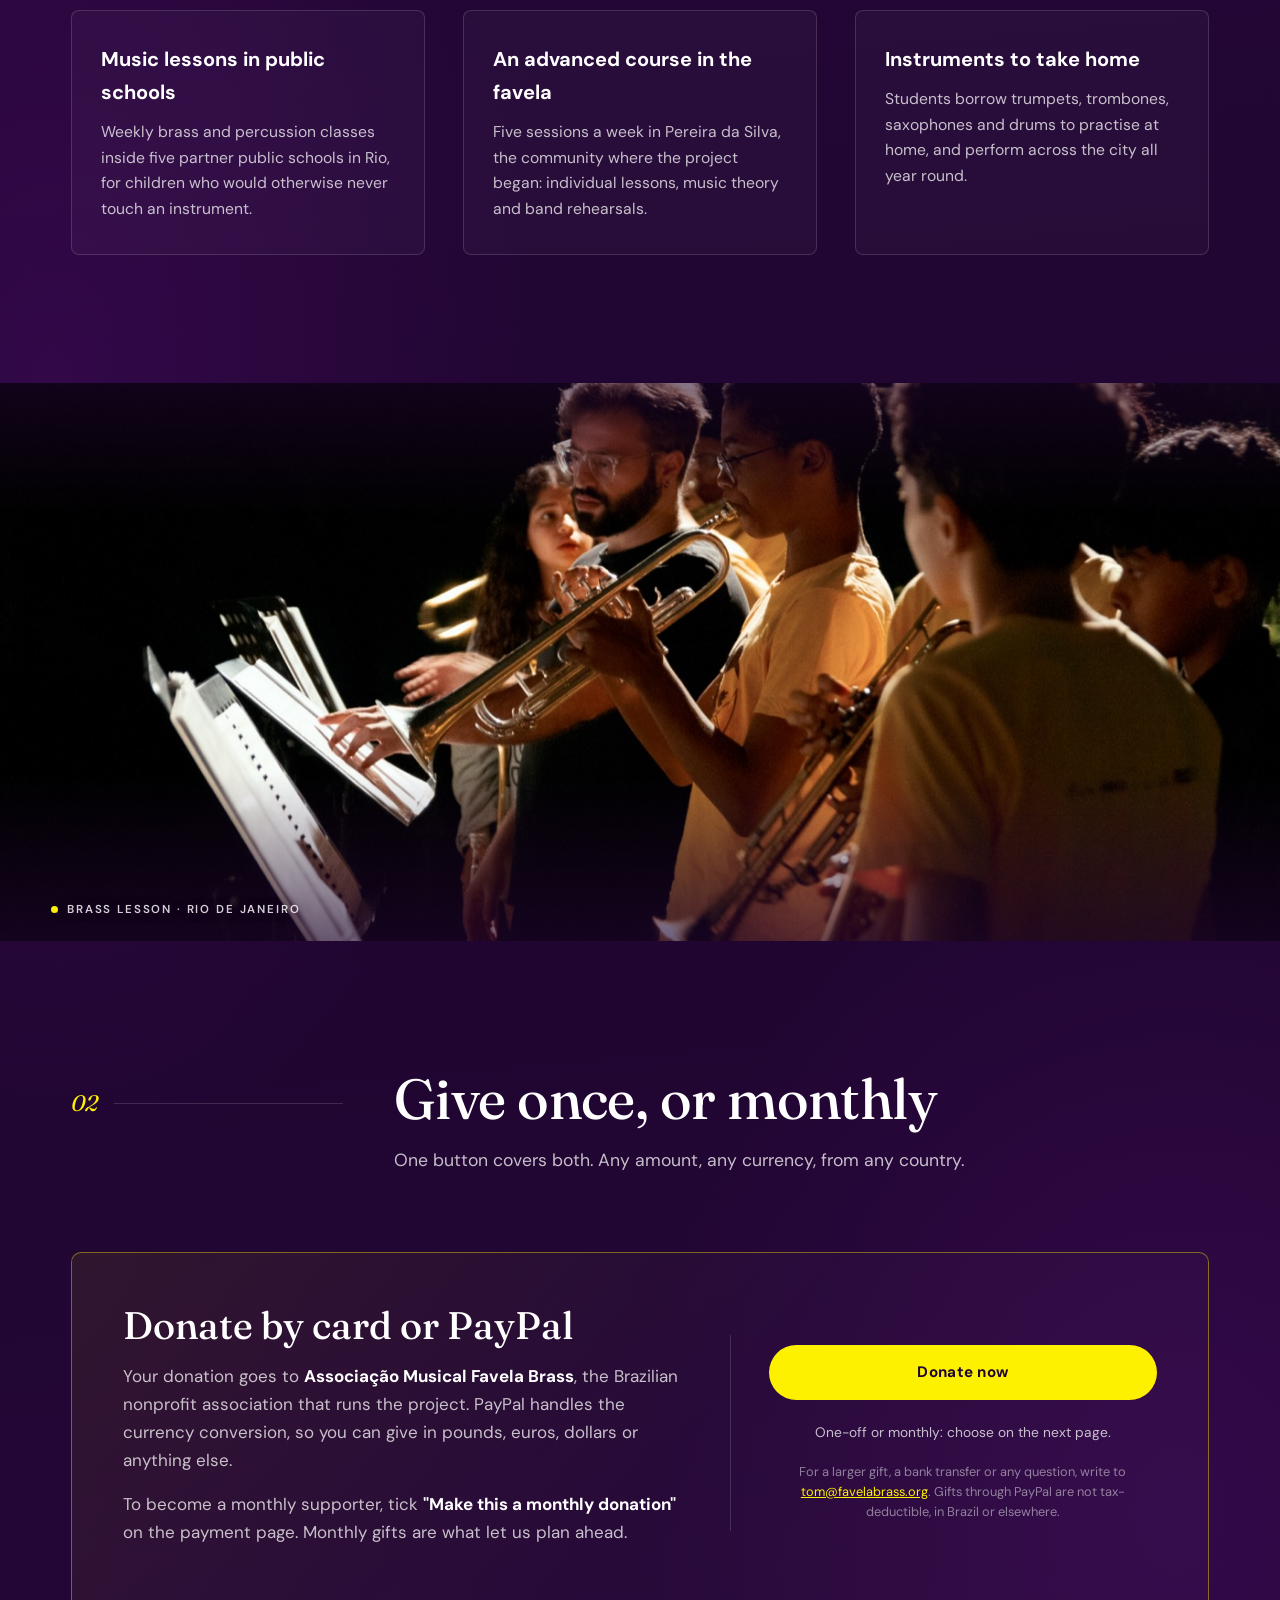
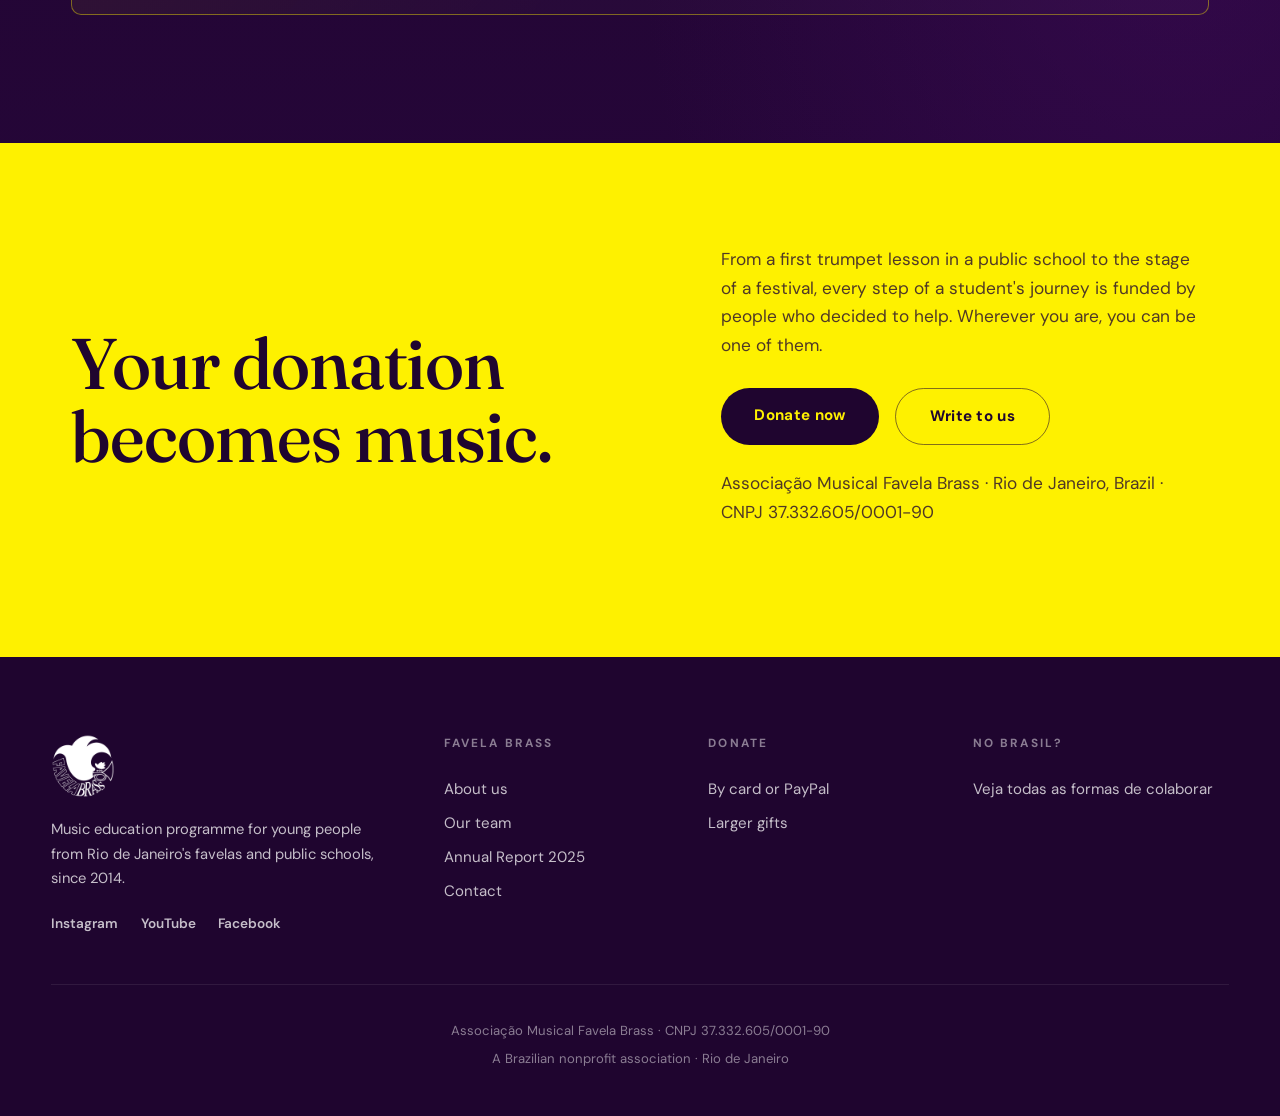
<file: donate/index.html>
<!DOCTYPE html>
<html lang="en">
<head>
<meta charset="UTF-8">
<meta name="viewport" content="width=device-width, initial-scale=1.0">
<title>Donate to Favela Brass · Support from anywhere in the world</title>
<meta name="description" content="Favela Brass teaches young people from Rio de Janeiro's favelas to play brass and percussion, free of charge, since 2014. Give once or monthly from anywhere, in any currency, by card or PayPal.">
<meta property="og:title" content="Support Favela Brass from anywhere">
<meta property="og:description" content="Free music education for young people from Rio's favelas since 2014. Give once or monthly, in any currency, by card or PayPal.">
<meta property="og:type" content="website">
<meta property="og:image" content="https://favelabrass.org/img/og-donate.jpg">
<meta property="og:image:width" content="1200">
<meta property="og:image:height" content="630">
<meta property="og:url" content="https://favelabrass.org/donate/">
<meta property="og:site_name" content="Favela Brass">
<meta property="og:locale" content="en_GB">
<meta name="theme-color" content="#1F052F">
<link rel="canonical" href="https://favelabrass.org/donate/">
<link rel="preload" as="image" href="/img/01-paraty-street-humanacamila.jpg">
<link rel="apple-touch-icon" href="/img/apple-touch-icon.png">
<link rel="icon" type="image/png" href="/img/favicon-48.png">
<link rel="preconnect" href="https://fonts.googleapis.com">
<link rel="preconnect" href="https://fonts.gstatic.com" crossorigin>
<link href="https://fonts.googleapis.com/css2?family=DM+Sans:opsz,wght@9..40,300..1000&family=Fraunces:ital,opsz,wght@0,9..144,300..700;1,9..144,300..700&display=swap" rel="stylesheet">
<script>document.documentElement.classList.add("js")</script>
<link rel="stylesheet" href="/shared/fb-website.css">

<!-- ================================================================
     DONATE PAGE (English, for supporters outside Brazil)
     Deliberately simple per Judi's feedback (Jul 2026): one-off or
     monthly, one PayPal button (recurringEnabled confirmed on the
     hosted button), no Rouanet, no PIX, no tiers, no promises.
     Facts verified Jul 2026 against the DB: 198 active students,
     800+ since 2014, 5 partner schools, 53 performances planned 2026.
     Brazilians get /colaborar.html (linked at the bottom).
     ================================================================ -->

<style>
/* ===== Page-specific: donate (EN) ===== */

.donate-box {
  border: 1px solid rgba(254, 241, 0, 0.4);
  border-radius: 10px;
  background: linear-gradient(130deg, rgba(254, 241, 0, 0.07) 0%, rgba(255, 255, 255, 0.02) 55%);
  padding: clamp(2rem, 4vw, 3.4rem);
  display: grid;
  grid-template-columns: 1.3fr 1fr;
  gap: clamp(2rem, 4vw, 4rem);
  align-items: center;
}
.donate-box h3 {
  font-family: var(--font-display);
  font-optical-sizing: auto;
  font-size: clamp(1.8rem, 3vw, 2.6rem);
  font-weight: 480;
  line-height: 1.1;
  color: var(--white);
  margin-bottom: 1rem;
}
.donate-box .db-copy p { color: var(--text-dim); max-width: 54ch; margin-bottom: 1rem; }
.donate-box .db-copy p strong { color: var(--white); }
.db-aside {
  text-align: center;
  border-left: 1px solid var(--rule);
  padding: 0.6rem 0 0.6rem clamp(1.6rem, 3vw, 3rem);
}
.db-aside .btn { width: 100%; }
.db-monthly {
  margin-top: 1.3rem;
  font-size: 0.86rem;
  line-height: 1.6;
  color: var(--text-dim);
}
.db-fine {
  margin-top: 1.2rem;
  font-size: 0.8rem;
  line-height: 1.55;
  color: var(--text-faint);
}
.db-fine a { color: var(--yellow); }

@media (max-width: 900px) {
  .donate-box { grid-template-columns: 1fr; }
  .db-aside {
    border-left: 0;
    border-top: 1px solid var(--rule);
    padding: 1.8rem 0 0;
  }
}
</style>
<!-- Google tag (gtag.js) -->
<script async src="https://www.googletagmanager.com/gtag/js?id=G-CN4VGSPB3Z"></script>
<script>window.dataLayer=window.dataLayer||[];function gtag(){dataLayer.push(arguments);}gtag('js',new Date());gtag('config','G-CN4VGSPB3Z');</script>
<script defer src="/shared/fb-analytics.js"></script>
</head>
<body>

<div class="grain" aria-hidden="true"></div>

<nav class="nav" id="nav">
  <a href="/" class="nav-logo"><img src="/img/logo-white-nav.png" alt="Favela Brass"></a>
  <button class="nav-burger" id="navBurger" aria-label="Menu" aria-controls="navLinks" aria-expanded="false">
    <span></span><span></span><span></span>
  </button>
  <div class="nav-links" id="navLinks">
    <a href="/sobre.html?lang=en">About us</a>
    <a href="/relatorio-2025/en/">Annual report</a>
    <a href="/contato.html?lang=en">Contact</a>
    <a href="#donate" class="nav-cta">Donate</a>
  </div>
</nav>

<!-- ===================== HERO ===================== -->
<header class="hero">
  <div class="hero-photo" style="background-image: url('/img/01-paraty-street-humanacamila.jpg')" role="img" aria-label="Favela Brass students parading through the streets of Paraty"></div>
  <div class="hero-scrim"></div>
  <div class="hero-inner">
    <p class="hero-kicker anim a1">For supporters outside Brazil</p>
    <h1 class="anim a2">Support Favela Brass<br>from <em>anywhere</em></h1>
    <p class="hero-lede anim a3">Favela Brass teaches young people from Rio de Janeiro's favelas and public schools to play brass and percussion, free of charge, since 2014. If you live outside Brazil, this is the simple way to help: a one-off gift or a monthly contribution, in any currency, by card or PayPal.</p>
    <div class="hero-ctas anim a5">
      <a href="#donate" class="btn btn-yellow">Donate now</a>
      <a href="/sobre.html?lang=en" class="btn btn-ghost">More about us</a>
    </div>
  </div>
  <div class="hero-credit anim a5">
    <span class="photo-cap">Bourbon Festival Paraty</span>
  </div>
</header>

<!-- ===================== NUMBERS ===================== -->
<section class="numbers">
  <p class="numbers-cap">Favela Brass in numbers · July 2026</p>
  <div class="numbers-grid">
    <div class="num reveal"><span class="num-fig">198</span><span class="num-label">active students today</span></div>
    <div class="num reveal"><span class="num-fig">800<i>+</i></span><span class="num-label">young people taught since 2014</span></div>
    <div class="num reveal"><span class="num-fig">5</span><span class="num-label">partner public schools</span></div>
    <div class="num reveal"><span class="num-fig">53</span><span class="num-label">performances planned for 2026</span></div>
  </div>
</section>

<!-- ===================== 01 WHAT YOUR GIFT DOES ===================== -->
<section class="section" id="what">
  <div class="section-head reveal">
    <div class="section-no"><span>01</span><hr></div>
    <div class="section-titles">
      <h2>What your gift does</h2>
      <p>Everything we teach is free for the students. Donations pay for teachers, instruments and the day-to-day running of the programme.</p>
    </div>
  </div>

  <div class="grid-3">
    <div class="card reveal">
      <h3>Music lessons in public schools</h3>
      <p>Weekly brass and percussion classes inside five partner public schools in Rio, for children who would otherwise never touch an instrument.</p>
    </div>
    <div class="card reveal">
      <h3>An advanced course in the favela</h3>
      <p>Five sessions a week in Pereira da Silva, the community where the project began: individual lessons, music theory and band rehearsals.</p>
    </div>
    <div class="card reveal">
      <h3>Instruments to take home</h3>
      <p>Students borrow trumpets, trombones, saxophones and drums to practise at home, and perform across the city all year round.</p>
    </div>
  </div>
</section>

<!-- ===================== PHOTO BREAK ===================== -->
<figure class="break">
  <img src="/img/06-joe-epstein-teaching-brass.jpg" alt="A brass lesson at Favela Brass" loading="lazy" decoding="async" width="1400" height="933">
  <figcaption class="photo-cap">Brass lesson · Rio de Janeiro</figcaption>
</figure>

<!-- ===================== 02 DONATE ===================== -->
<section class="section" id="donate">
  <div class="section-head reveal">
    <div class="section-no"><span>02</span><hr></div>
    <div class="section-titles">
      <h2>Give once, or monthly</h2>
      <p>One button covers both. Any amount, any currency, from any country.</p>
    </div>
  </div>

  <div class="donate-box reveal">
    <div class="db-copy">
      <h3>Donate by card or PayPal</h3>
      <p>Your donation goes to <strong>Associação Musical Favela Brass</strong>, the Brazilian nonprofit association that runs the project. PayPal handles the currency conversion, so you can give in pounds, euros, dollars or anything else.</p>
      <p>To become a monthly supporter, tick <strong>"Make this a monthly donation"</strong> on the payment page. Monthly gifts are what let us plan ahead.</p>
    </div>
    <div class="db-aside">
      <a class="btn btn-yellow" href="https://www.paypal.com/donate?hosted_button_id=5AYPUD7U7UGK2" target="_blank" rel="noopener">Donate now</a>
      <p class="db-monthly">One-off or monthly: choose on the next page.</p>
      <p class="db-fine">For a larger gift, a bank transfer or any question, write to <a href="mailto:tom@favelabrass.org">tom@favelabrass.org</a>. Gifts through PayPal are not tax-deductible, in Brazil or elsewhere.</p>
    </div>
  </div>
</section>

<!-- ===================== CTA ===================== -->
<section class="cta">
  <div class="cta-inner reveal">
    <h2>Your donation<br>becomes music.</h2>
    <div class="cta-side">
      <p>From a first trumpet lesson in a public school to the stage of a festival, every step of a student's journey is funded by people who decided to help. Wherever you are, you can be one of them.</p>
      <div class="cta-actions">
        <a href="https://www.paypal.com/donate?hosted_button_id=5AYPUD7U7UGK2" target="_blank" rel="noopener" class="btn btn-purple">Donate now</a>
        <a href="mailto:tom@favelabrass.org" class="btn btn-ink-ghost">Write to us</a>
      </div>
      <p class="cta-fine">Associação Musical Favela Brass · Rio de Janeiro, Brazil · CNPJ 37.332.605/0001-90</p>
    </div>
  </div>
</section>

<!-- ===================== FOOTER ===================== -->
<footer class="footer">
  <div class="footer-grid">
    <div class="footer-brand">
      <img src="/img/logo-white-nav.png" alt="Favela Brass">
      <p>Music education programme for young people from Rio de Janeiro's favelas and public schools, since 2014.</p>
      <div class="footer-social">
        <a href="https://www.instagram.com/favela_brass/" target="_blank" rel="noopener">Instagram</a>
        <a href="https://www.youtube.com/@favelabrass" target="_blank" rel="noopener">YouTube</a>
        <a href="https://www.facebook.com/favelabrass" target="_blank" rel="noopener">Facebook</a>
      </div>
    </div>
    <div class="footer-col">
      <h3>Favela Brass</h3>
      <a href="/sobre.html?lang=en">About us</a>
      <a href="/equipe.html?lang=en">Our team</a>
      <a href="/relatorio-2025/en/">Annual Report 2025</a>
      <a href="/contato.html?lang=en">Contact</a>
    </div>
    <div class="footer-col">
      <h3>Donate</h3>
      <a href="https://www.paypal.com/donate?hosted_button_id=5AYPUD7U7UGK2" target="_blank" rel="noopener">By card or PayPal</a>
      <a href="mailto:tom@favelabrass.org">Larger gifts</a>
    </div>
    <div class="footer-col">
      <h3>No Brasil?</h3>
      <a href="/colaborar.html">Veja todas as formas de colaborar</a>
    </div>
  </div>
  <div class="footer-bottom">
    <p>Associação Musical Favela Brass · CNPJ 37.332.605/0001-90</p>
    <p>A Brazilian nonprofit association · Rio de Janeiro</p>
  </div>
</footer>

<script>
// Nav scroll state
const nav = document.getElementById('nav');
addEventListener('scroll', () => nav.classList.toggle('scrolled', scrollY > 40), {passive:true});

// Mobile menu
const burger = document.getElementById('navBurger');
const links = document.getElementById('navLinks');
burger.addEventListener('click', () => {
  links.classList.toggle('open');
  burger.classList.toggle('open');
  burger.setAttribute('aria-expanded', links.classList.contains('open'));
});
links.querySelectorAll('a').forEach(a => a.addEventListener('click', () => {
  links.classList.remove('open'); burger.classList.remove('open');
}));

// Reveal on scroll
const io = new IntersectionObserver(es => es.forEach(e => {
  if (e.isIntersecting) { e.target.classList.add('visible'); io.unobserve(e.target); }
}), {threshold: 0.12});
document.querySelectorAll('.reveal').forEach(el => io.observe(el));
</script>
</body>
</html>
</file>
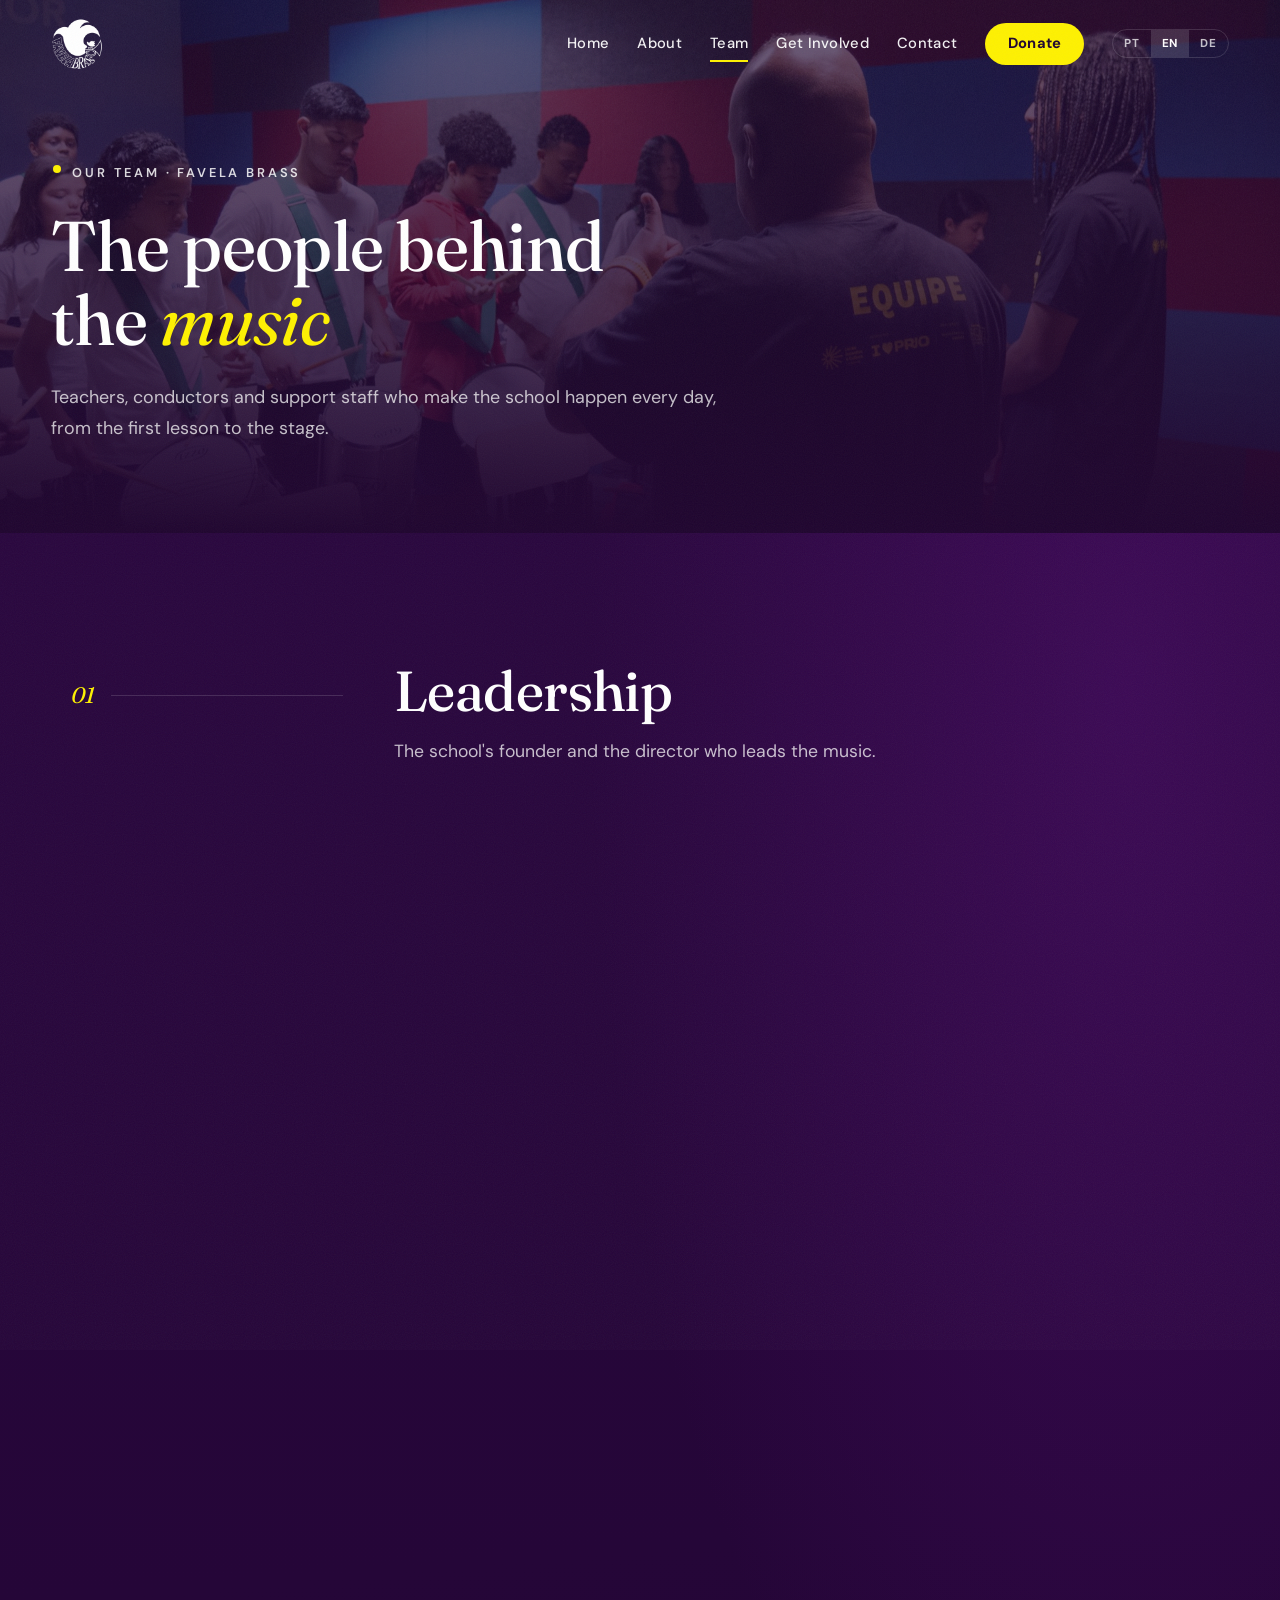
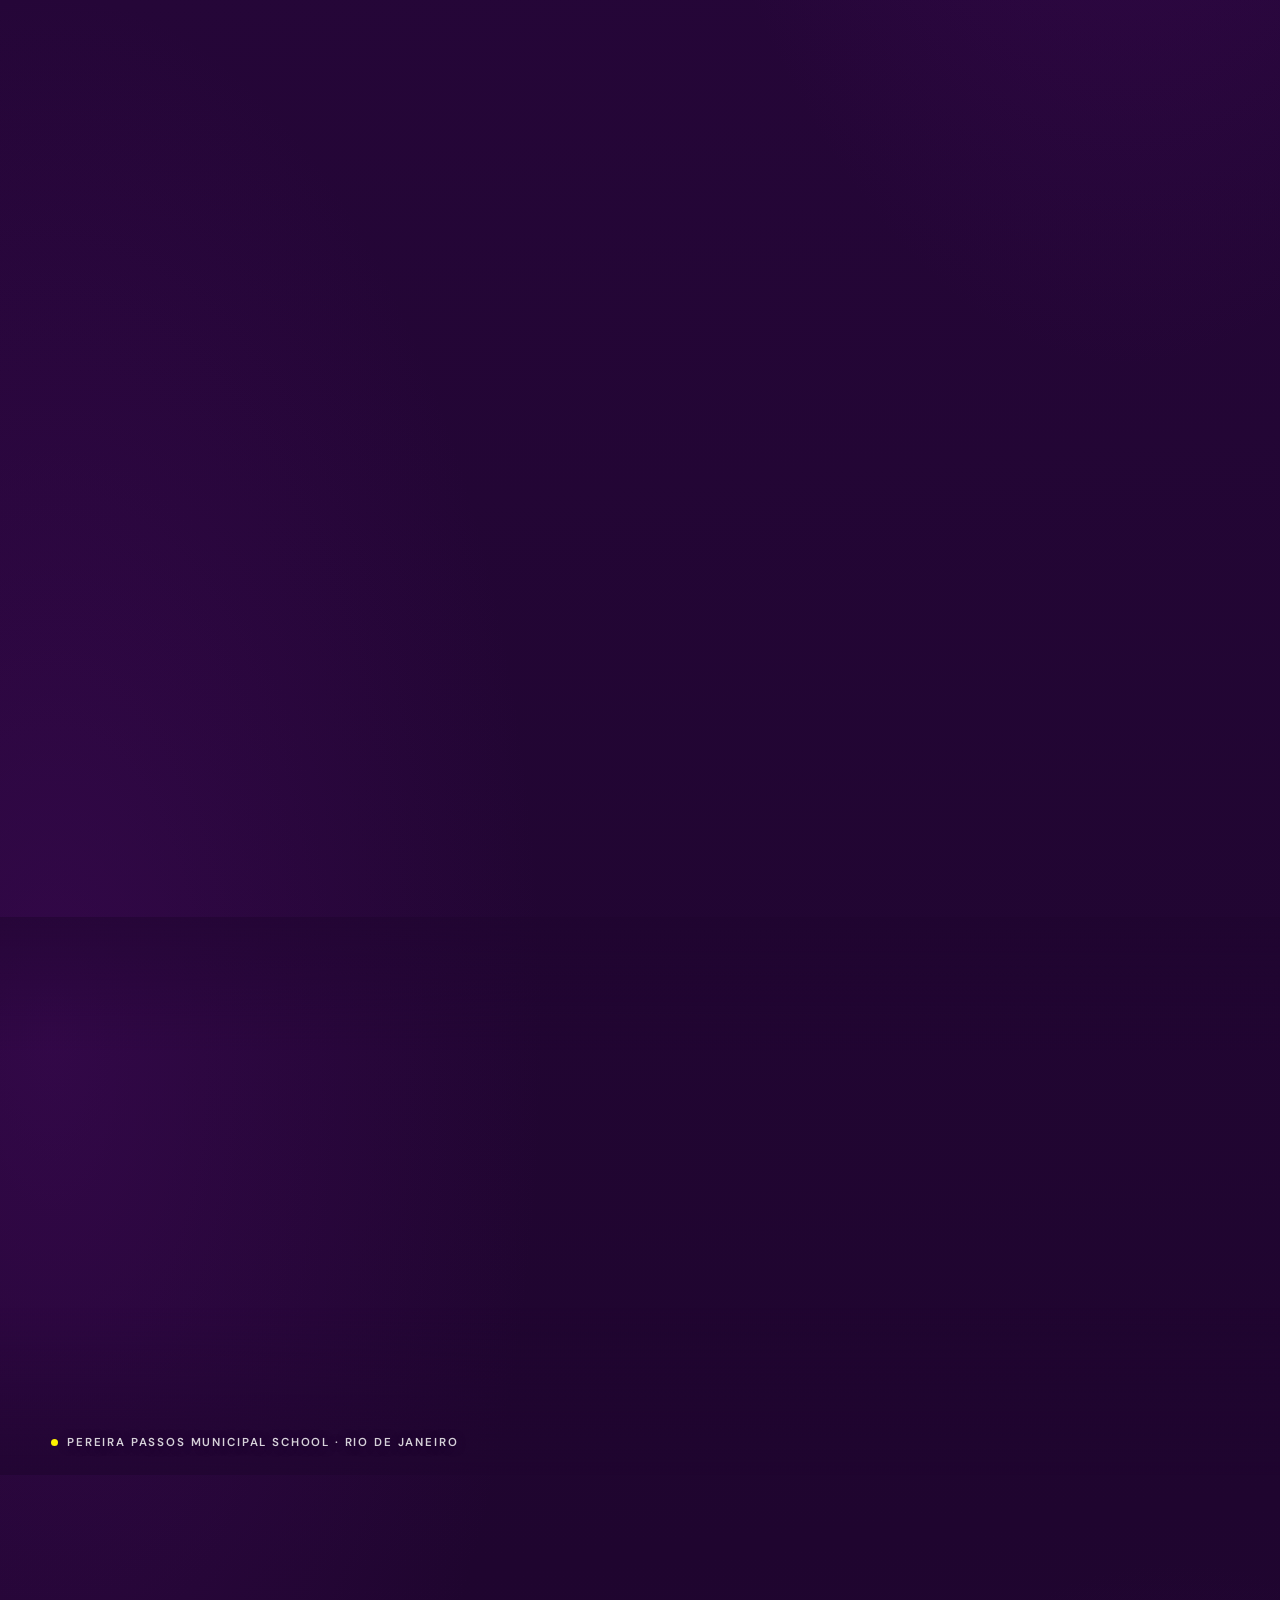
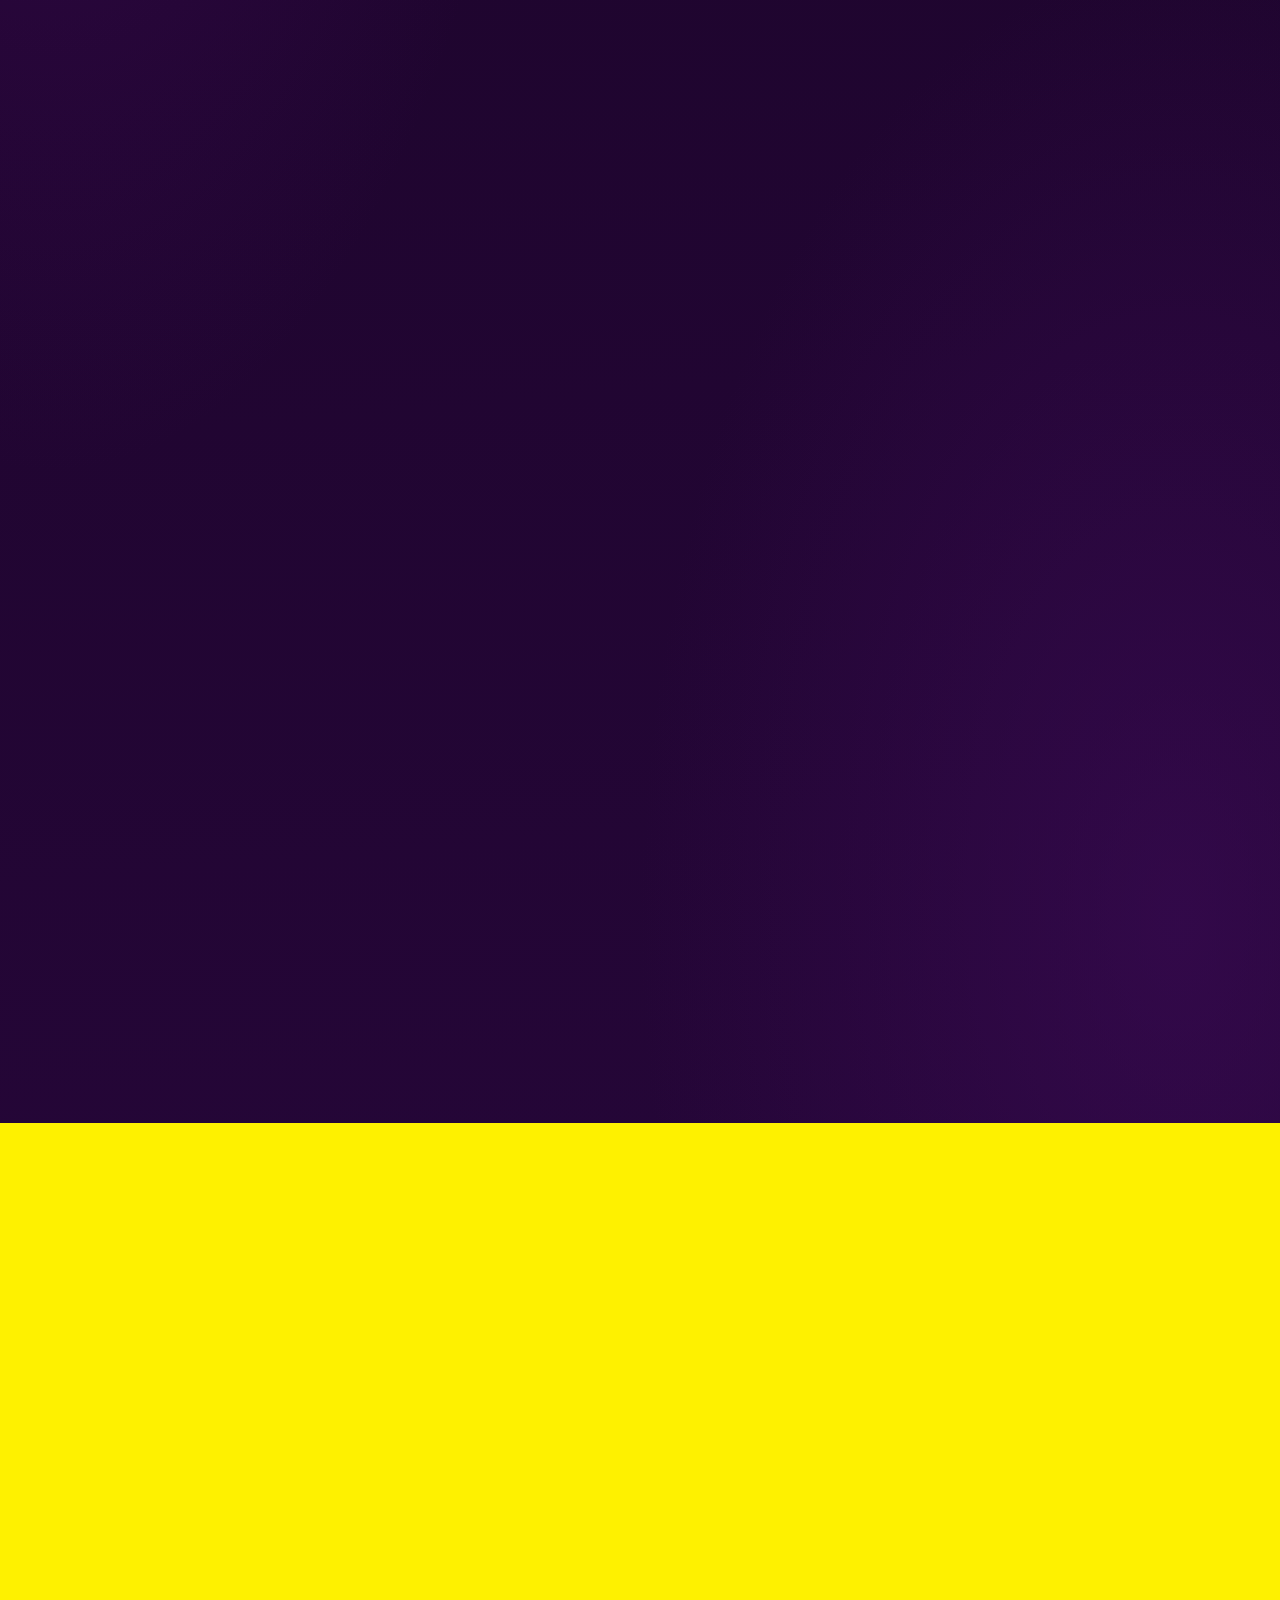
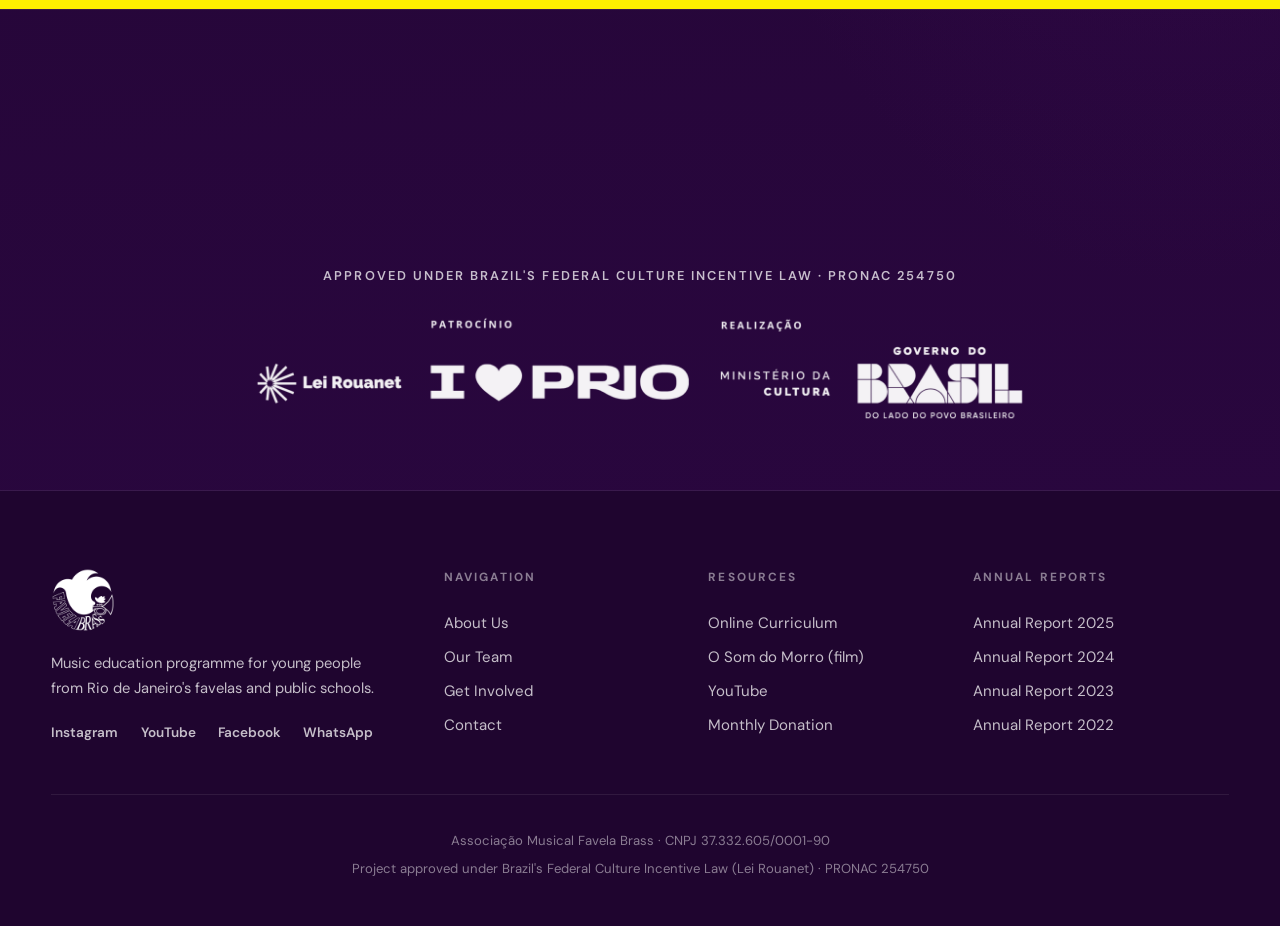
<file: nossa-equipe/index.html>
<!DOCTYPE html>
<html lang="pt-BR">
<head>
<meta charset="utf-8">
<title>Favela Brass</title>
<link rel="canonical" href="https://favelabrass.org/equipe.html">
<meta http-equiv="refresh" content="0; url=/equipe.html">
<meta name="robots" content="noindex">
</head>
<body>
<p>Esta p&aacute;gina mudou de endere&ccedil;o: <a href="/equipe.html">favelabrass.org/equipe.html</a></p>
</body>
</html>
</file>
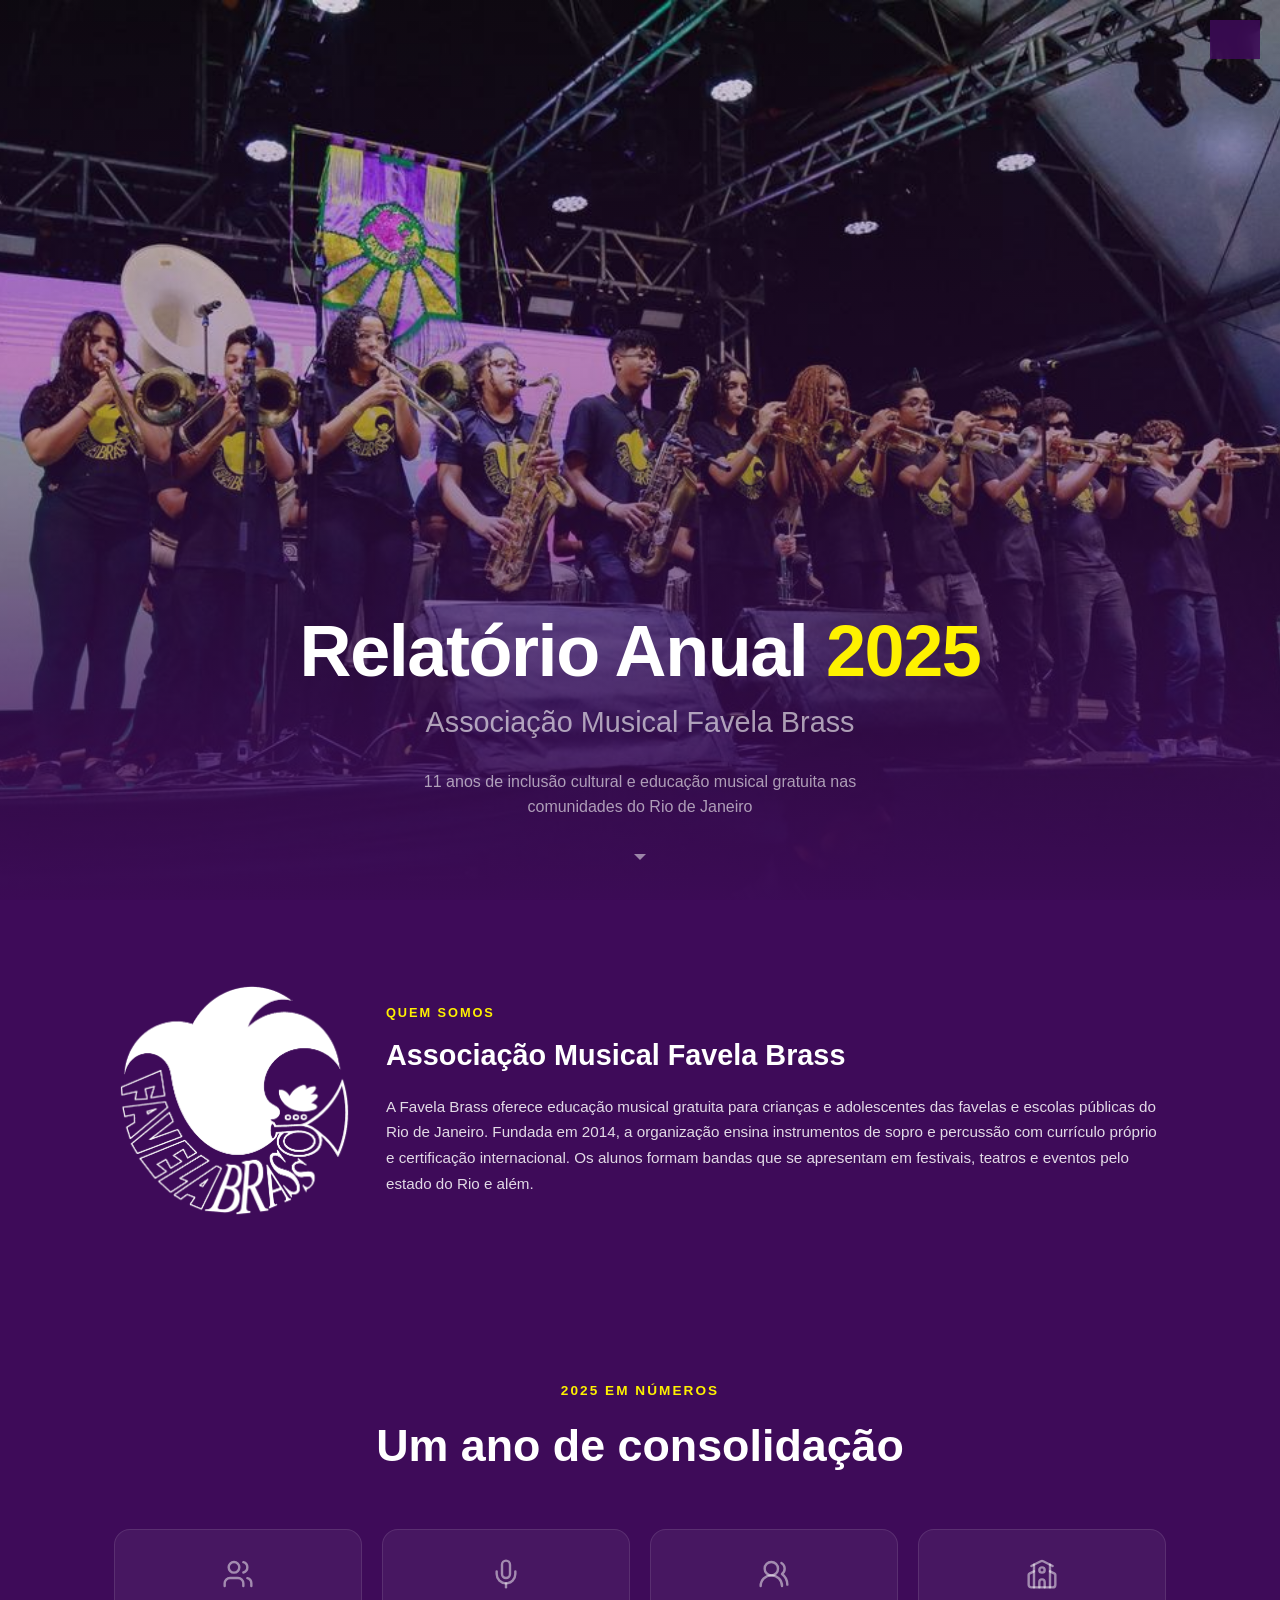
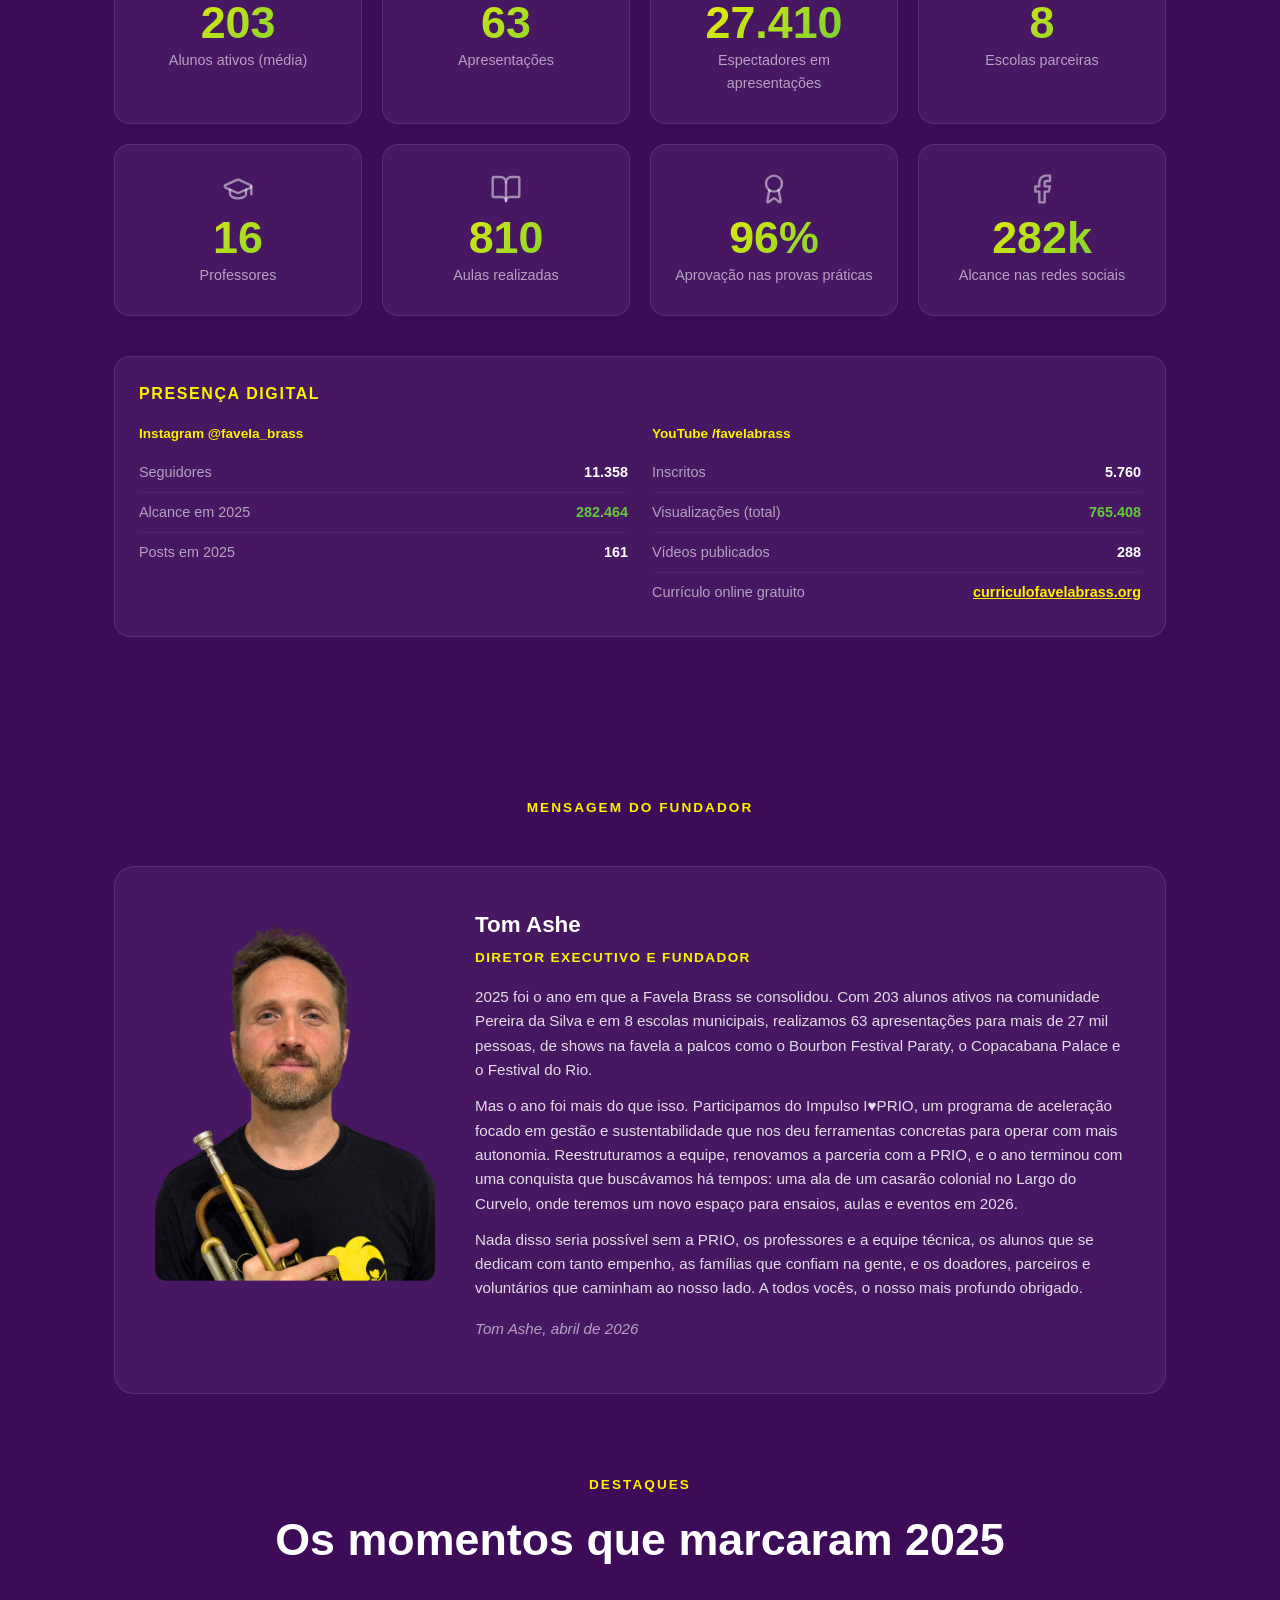
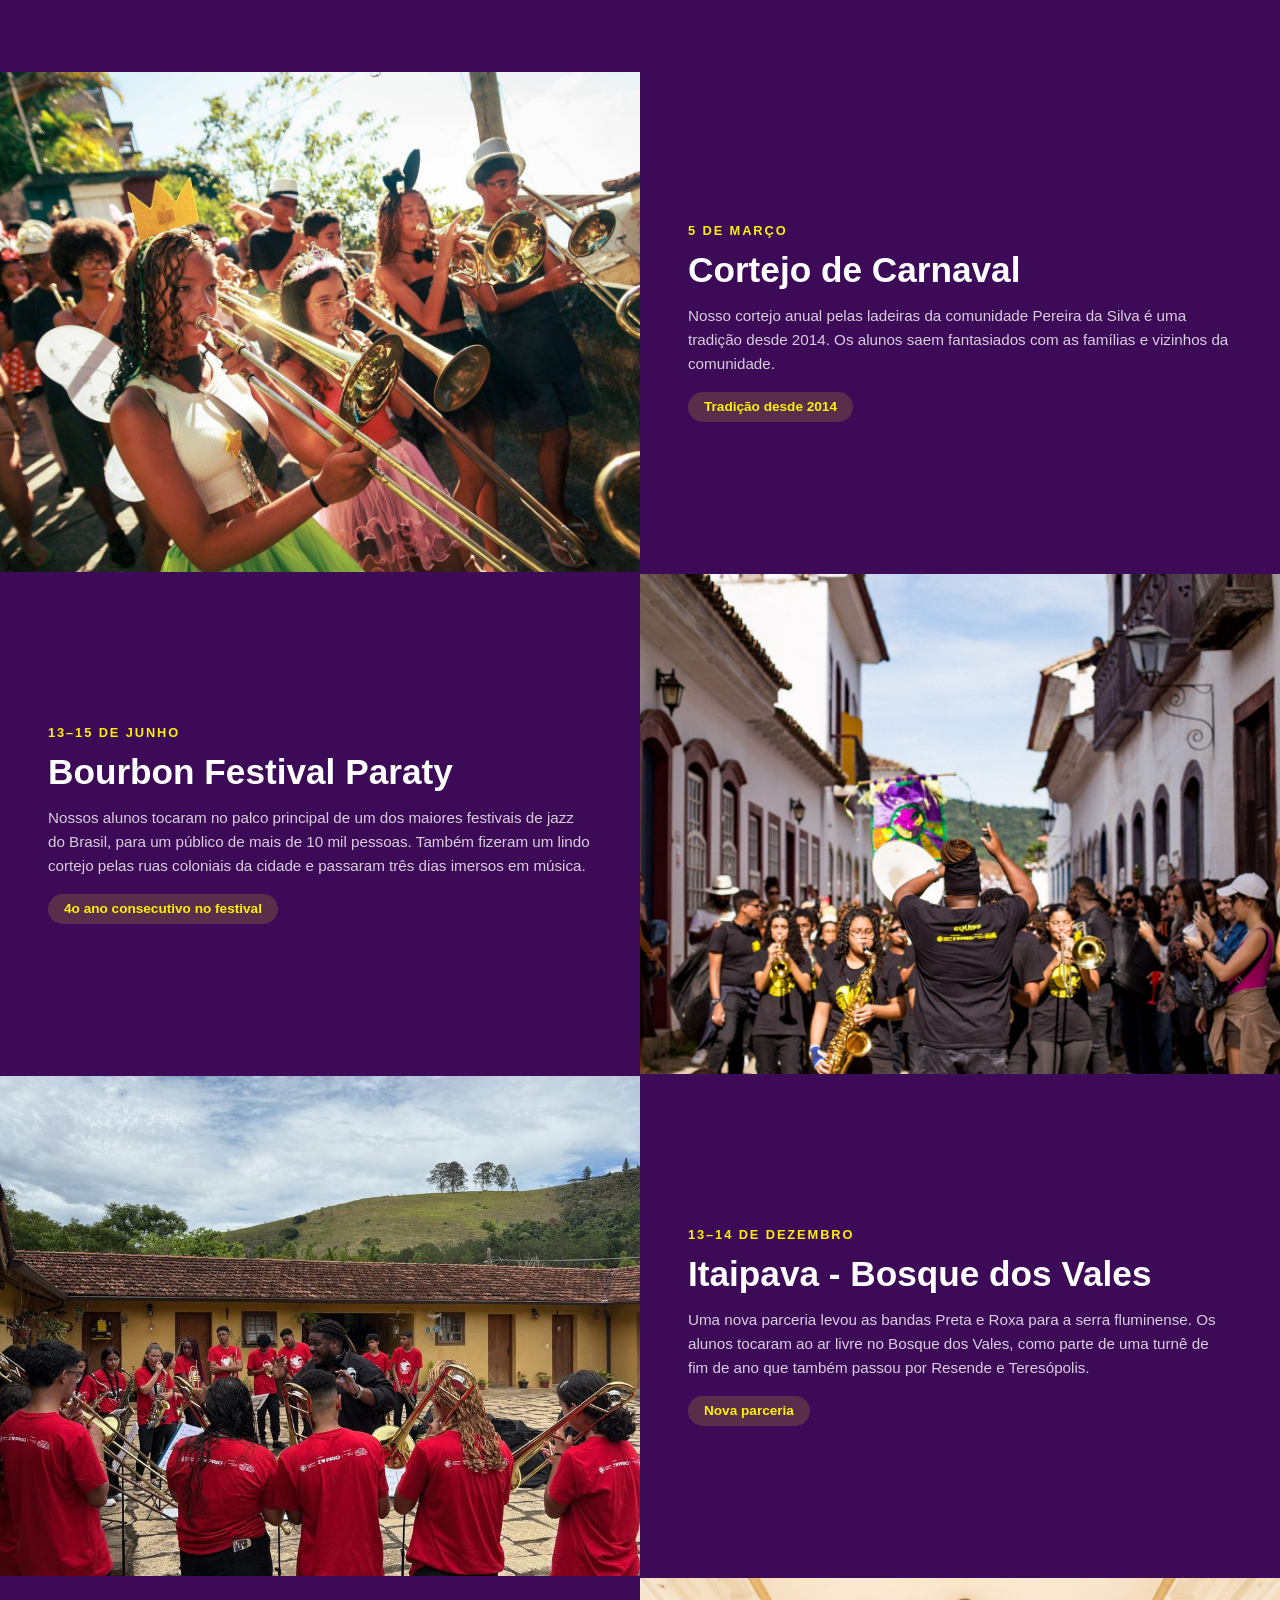
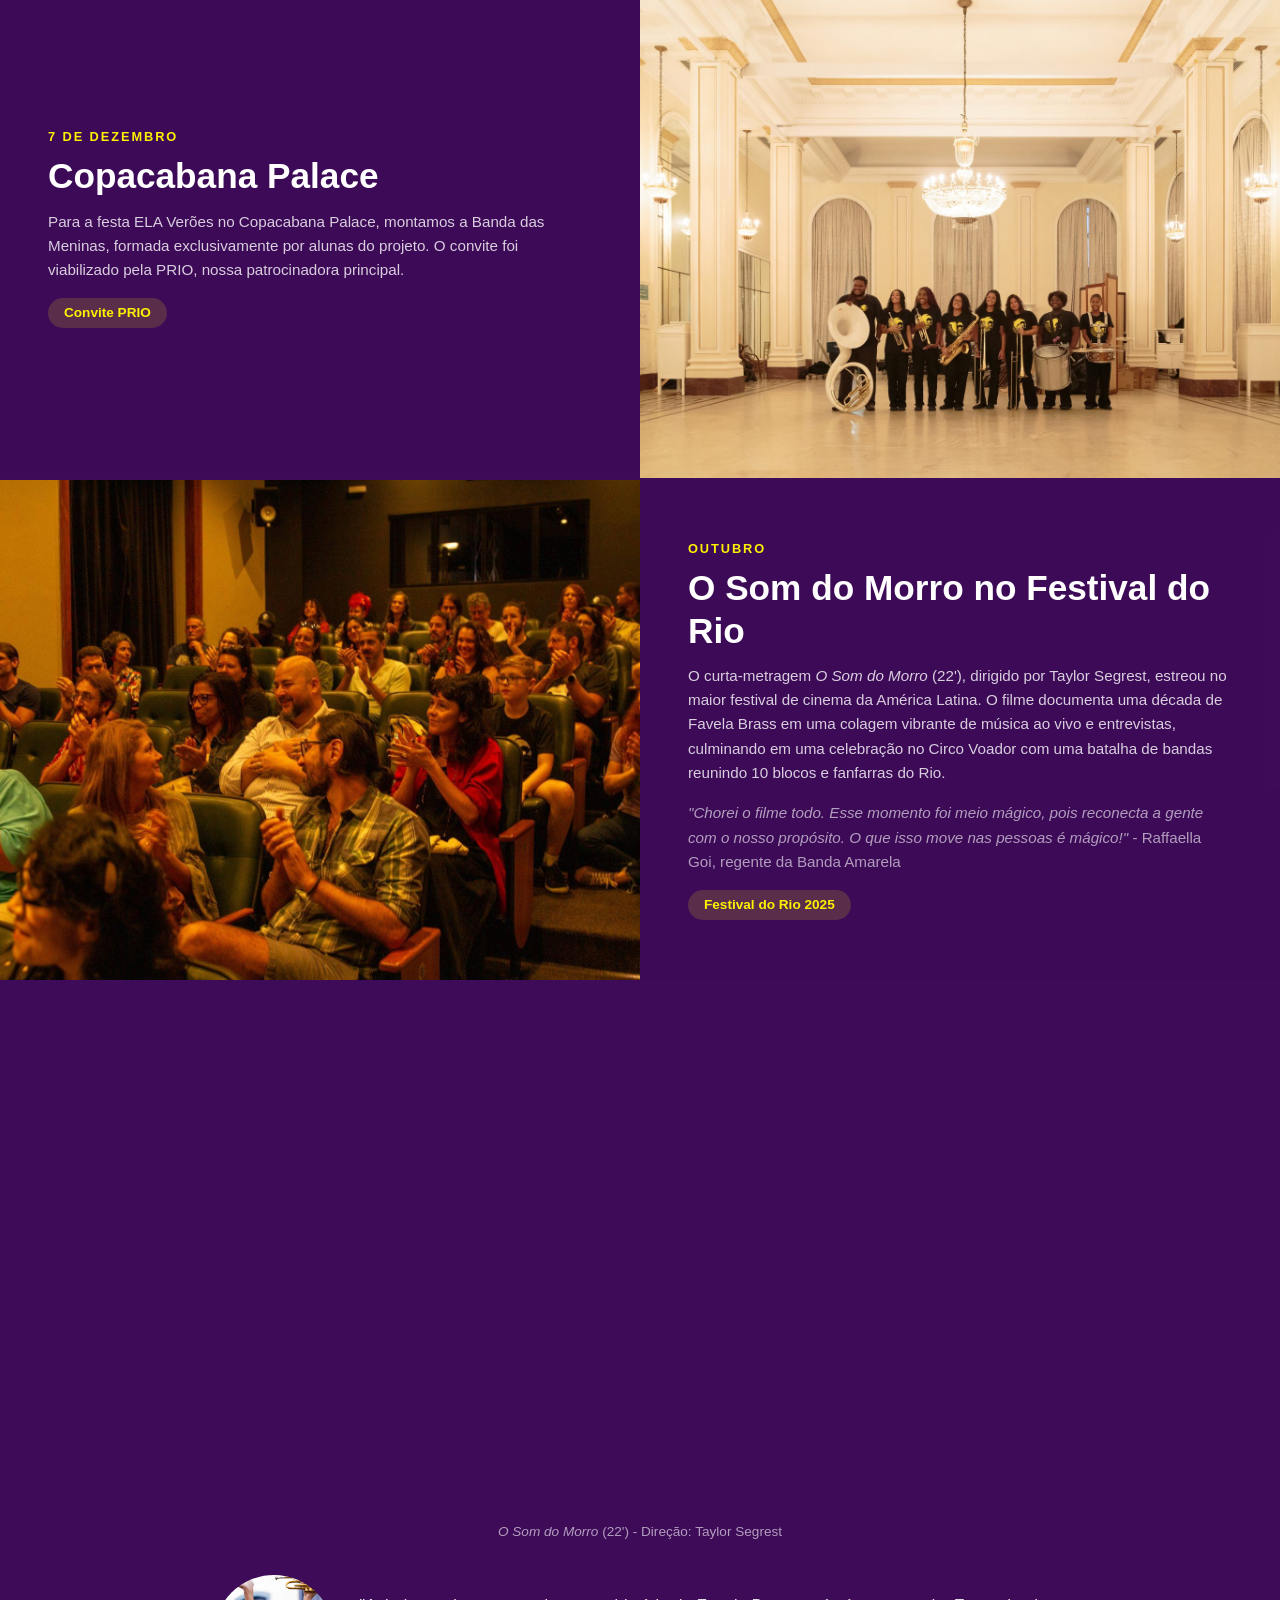
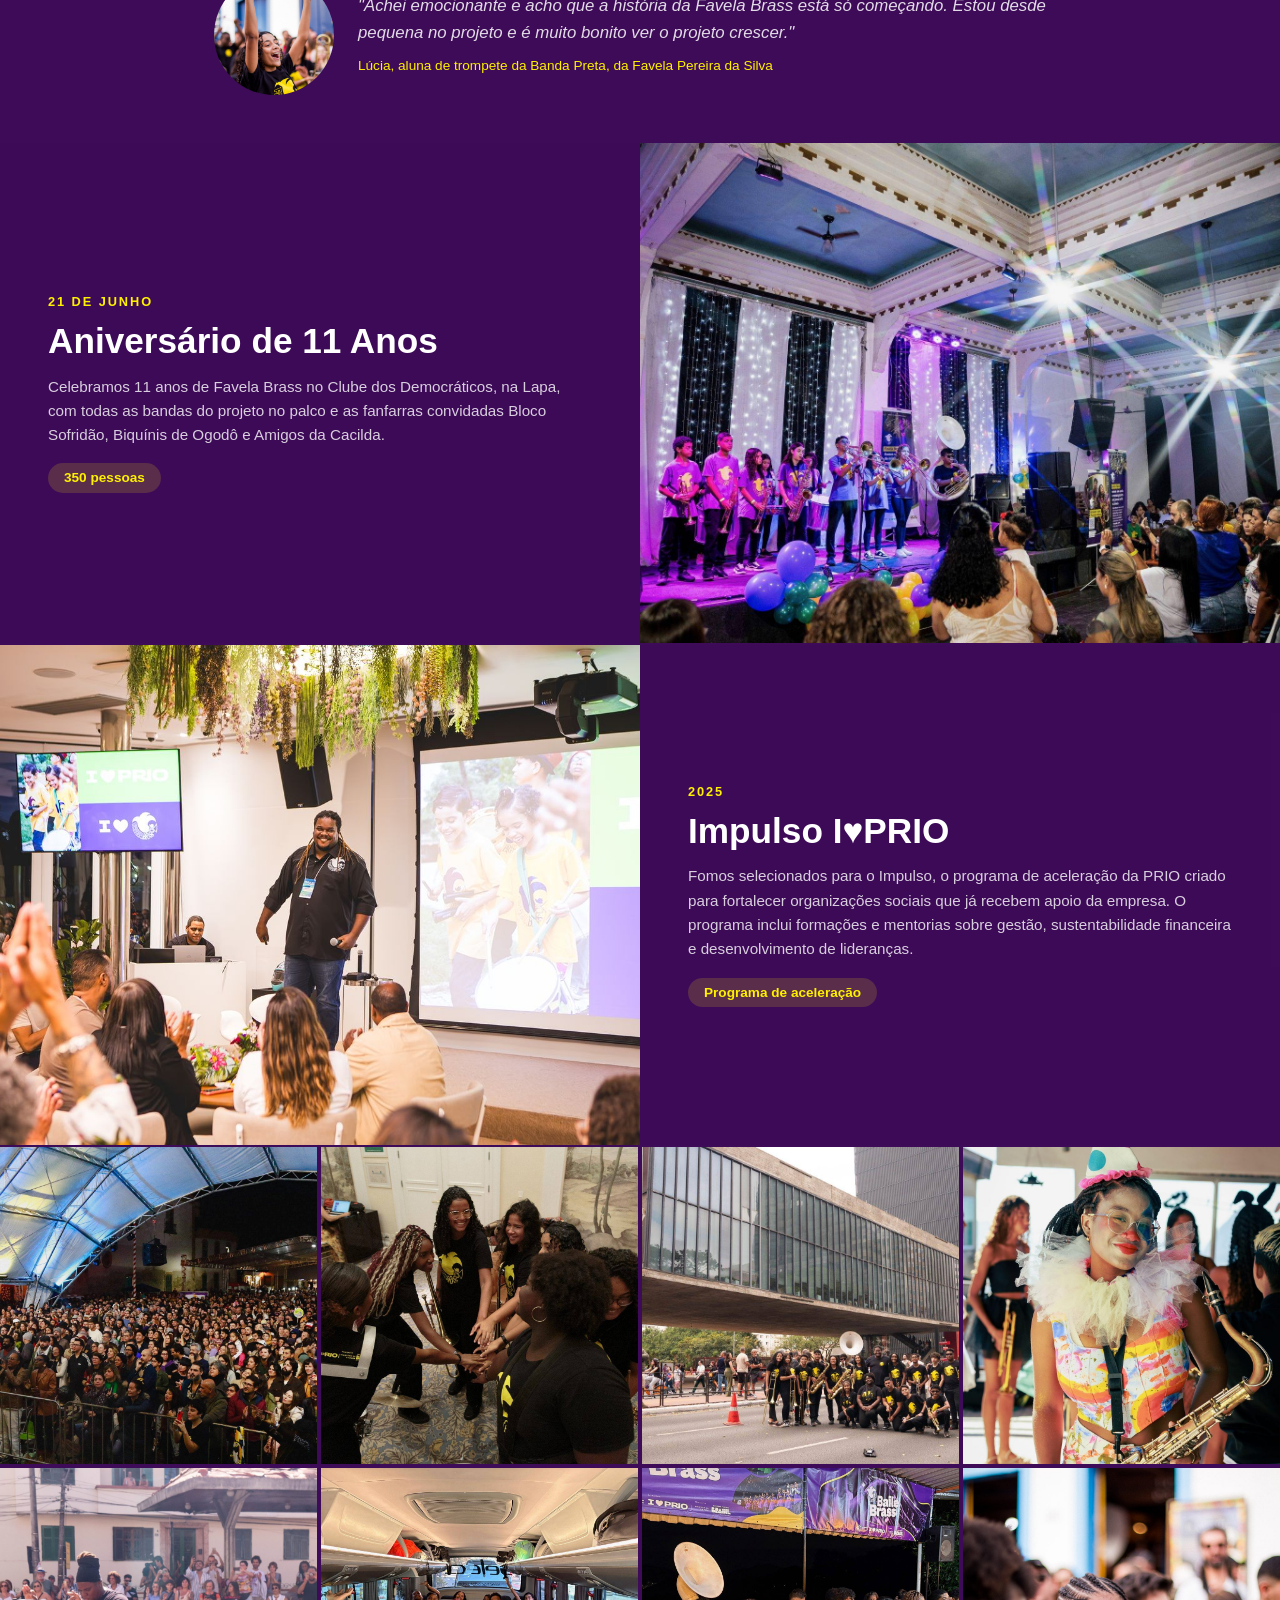
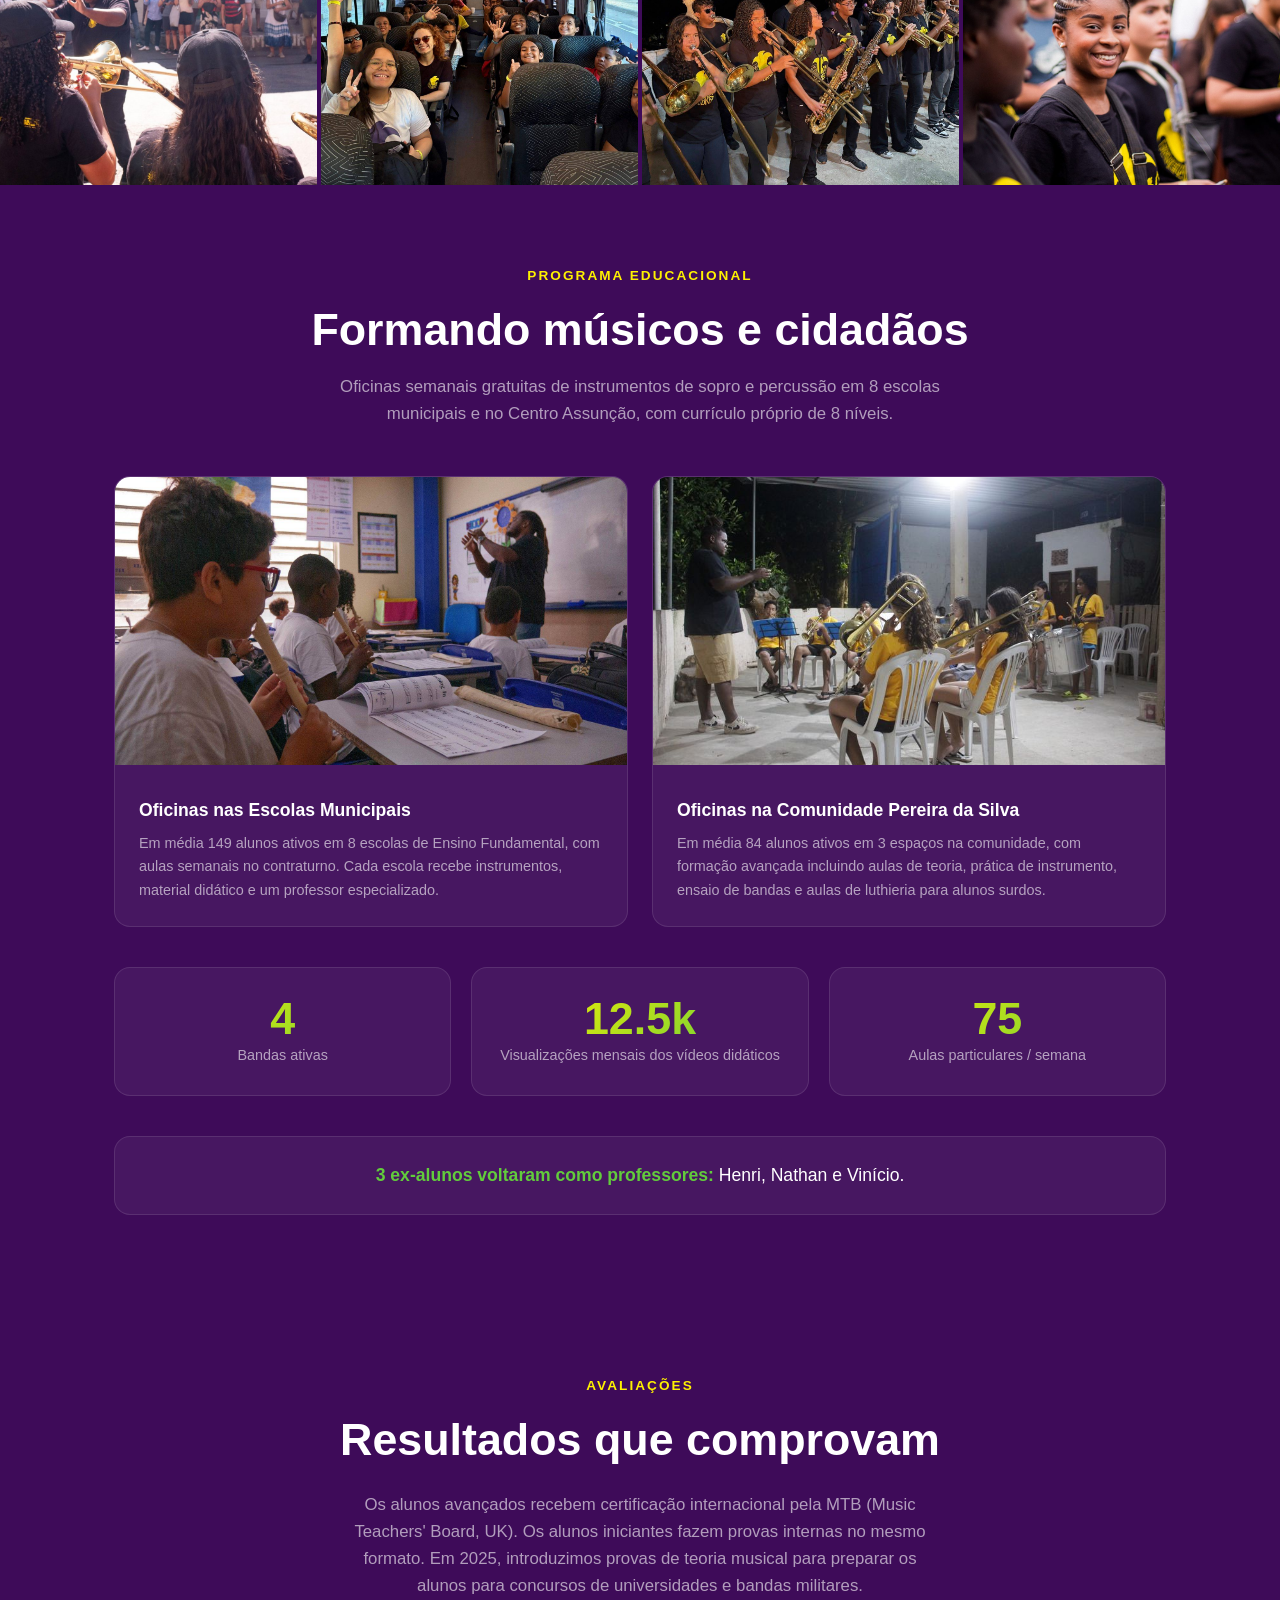
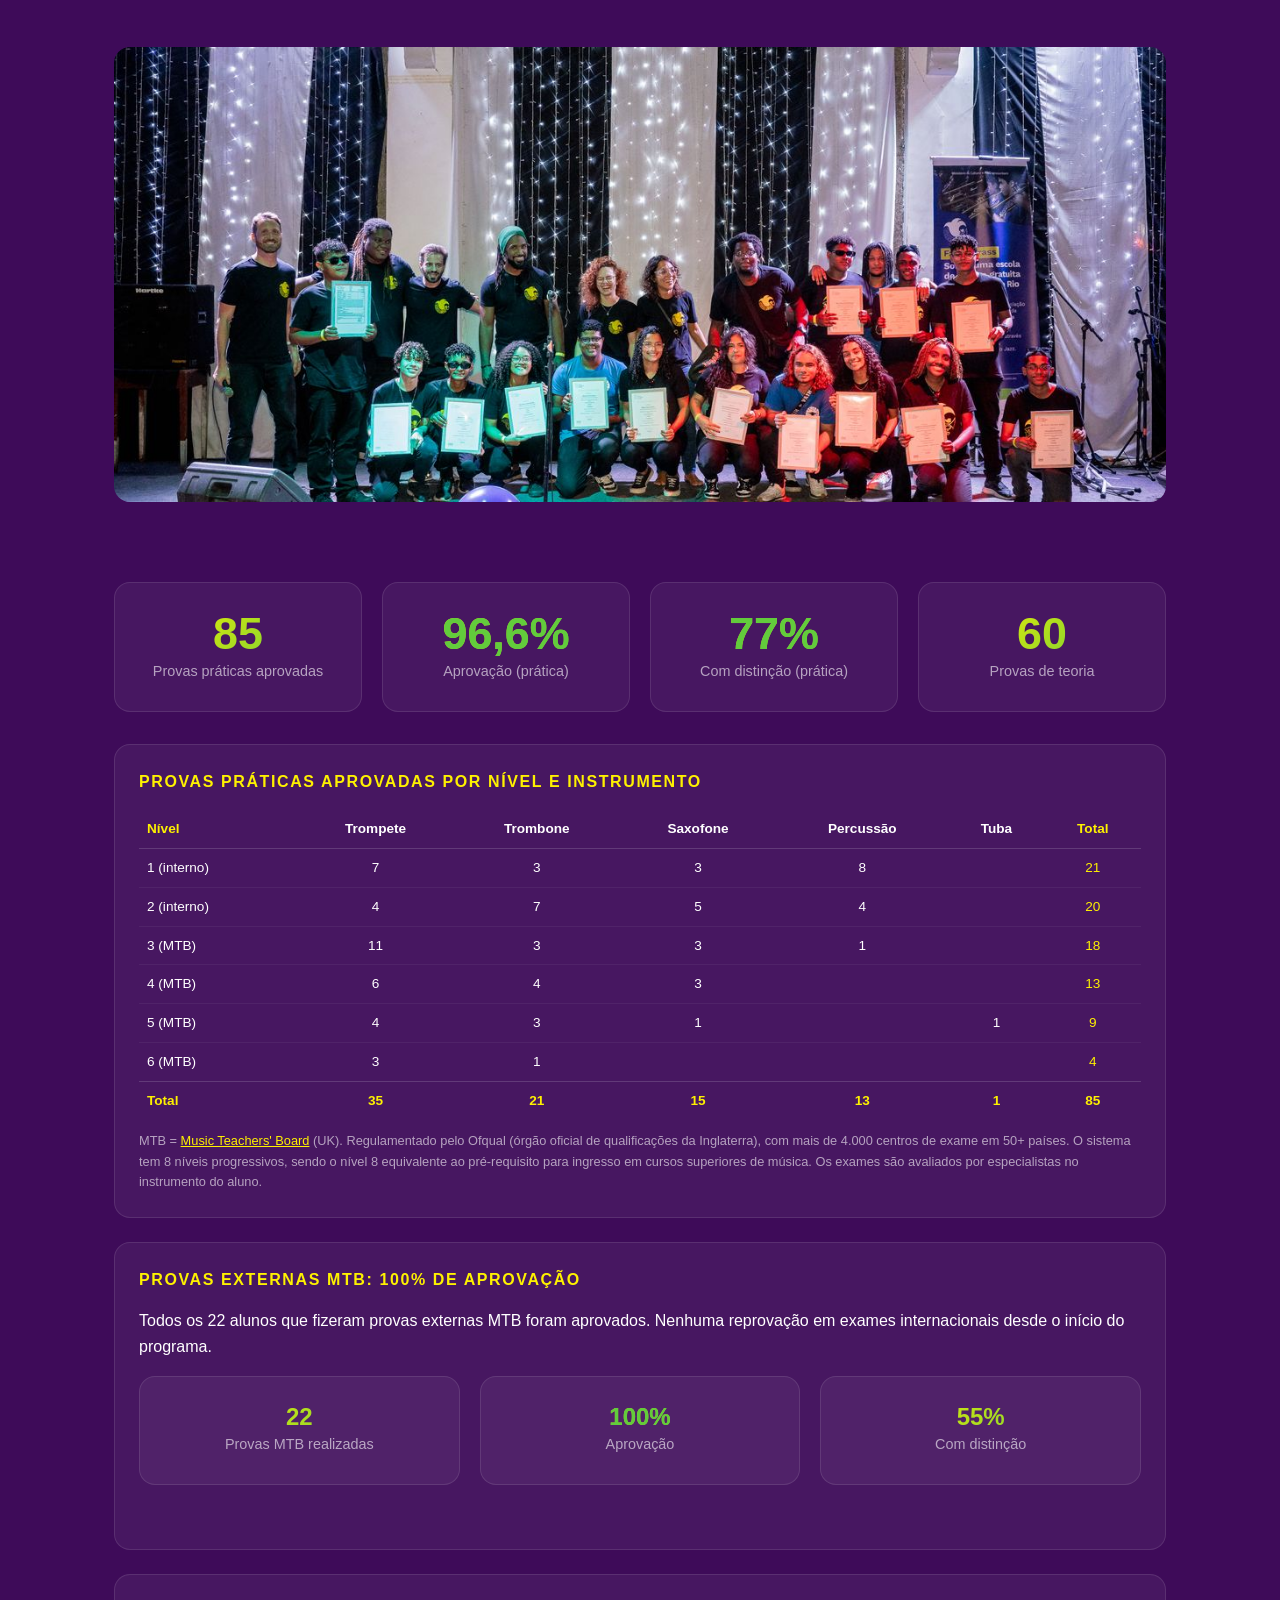
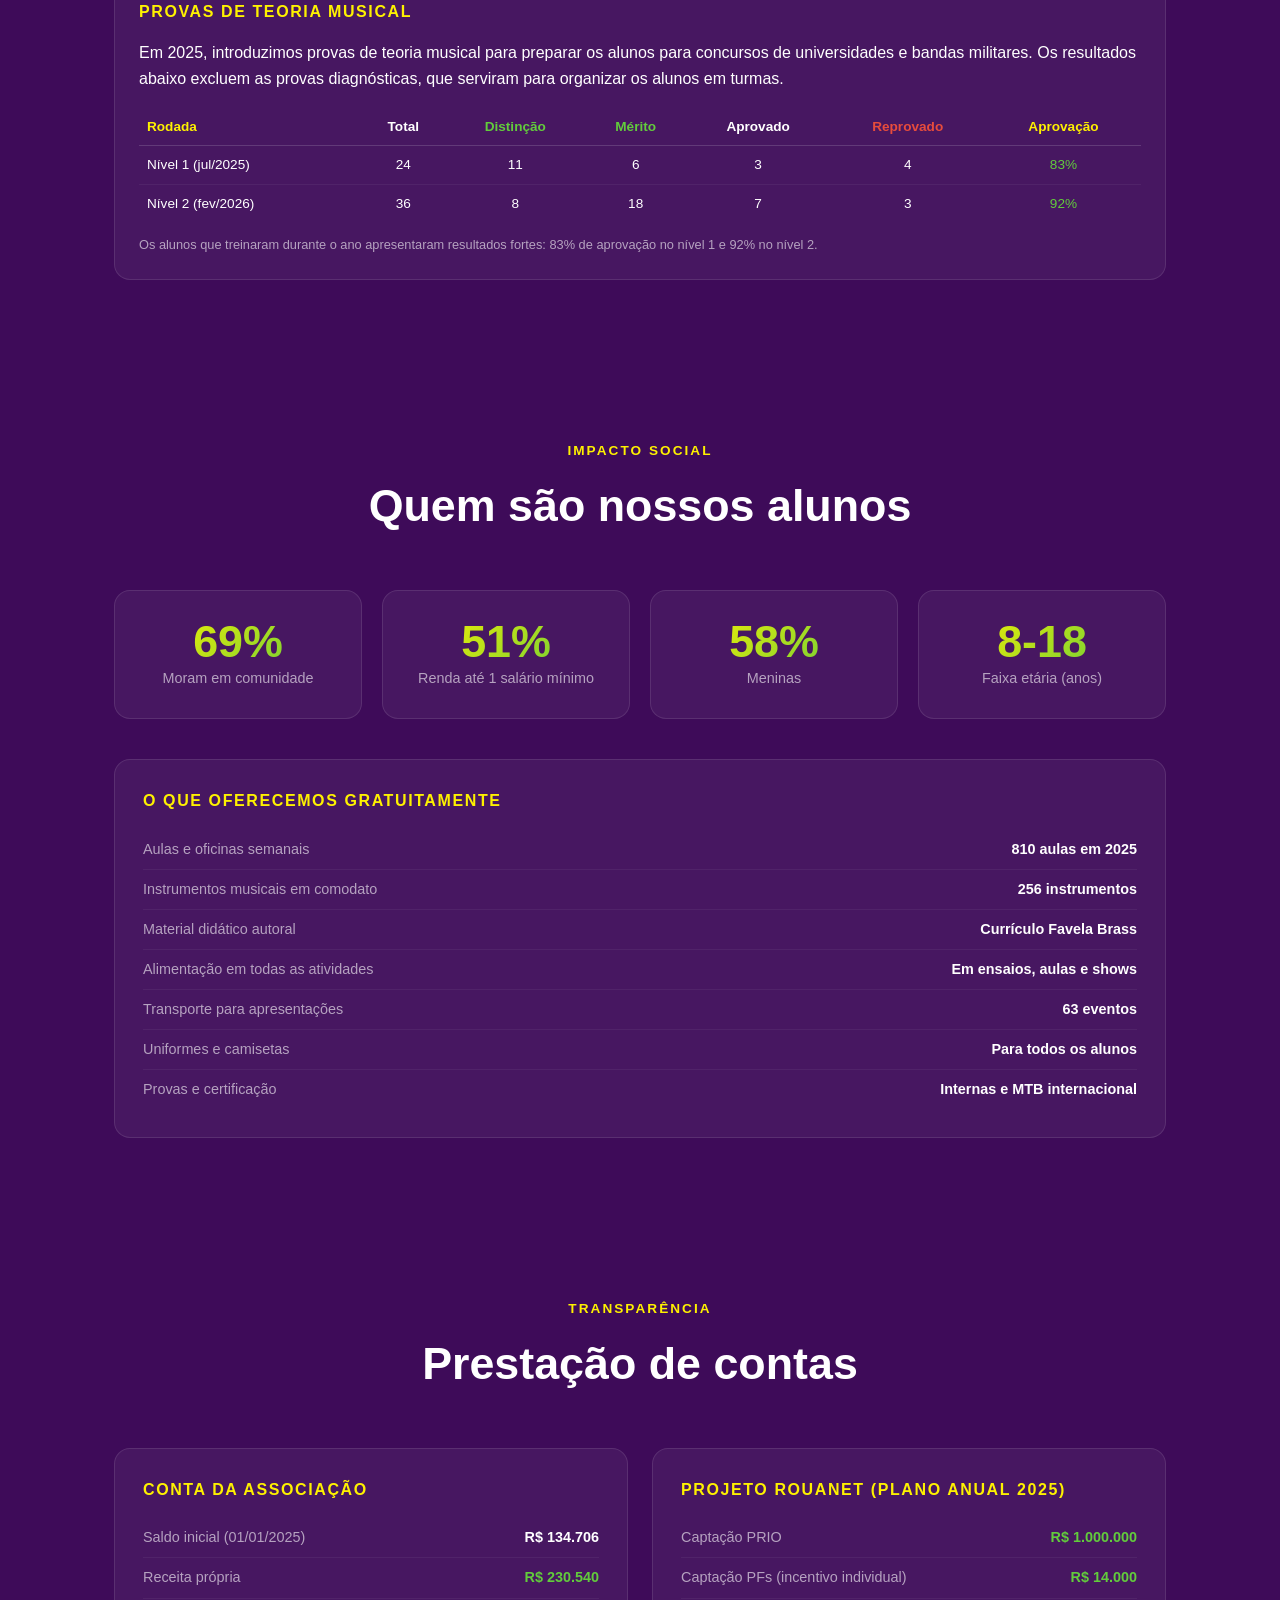
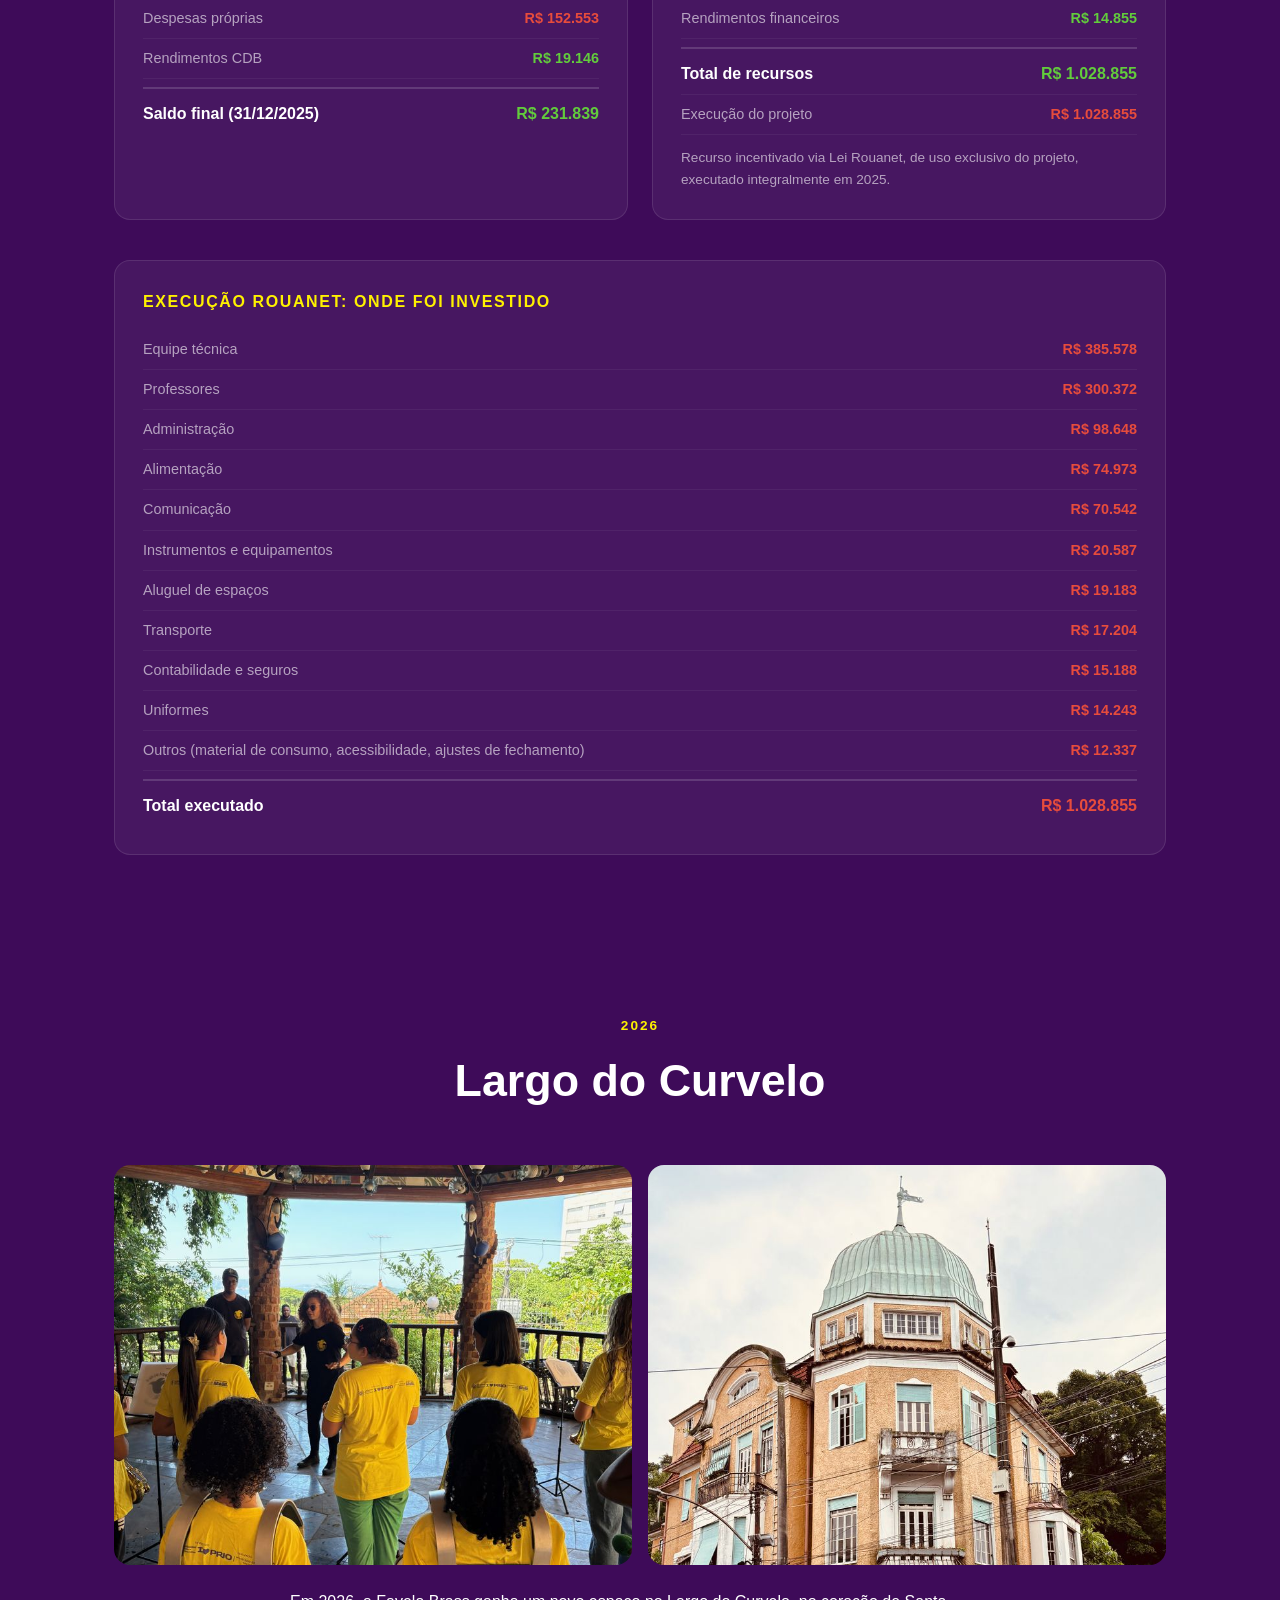
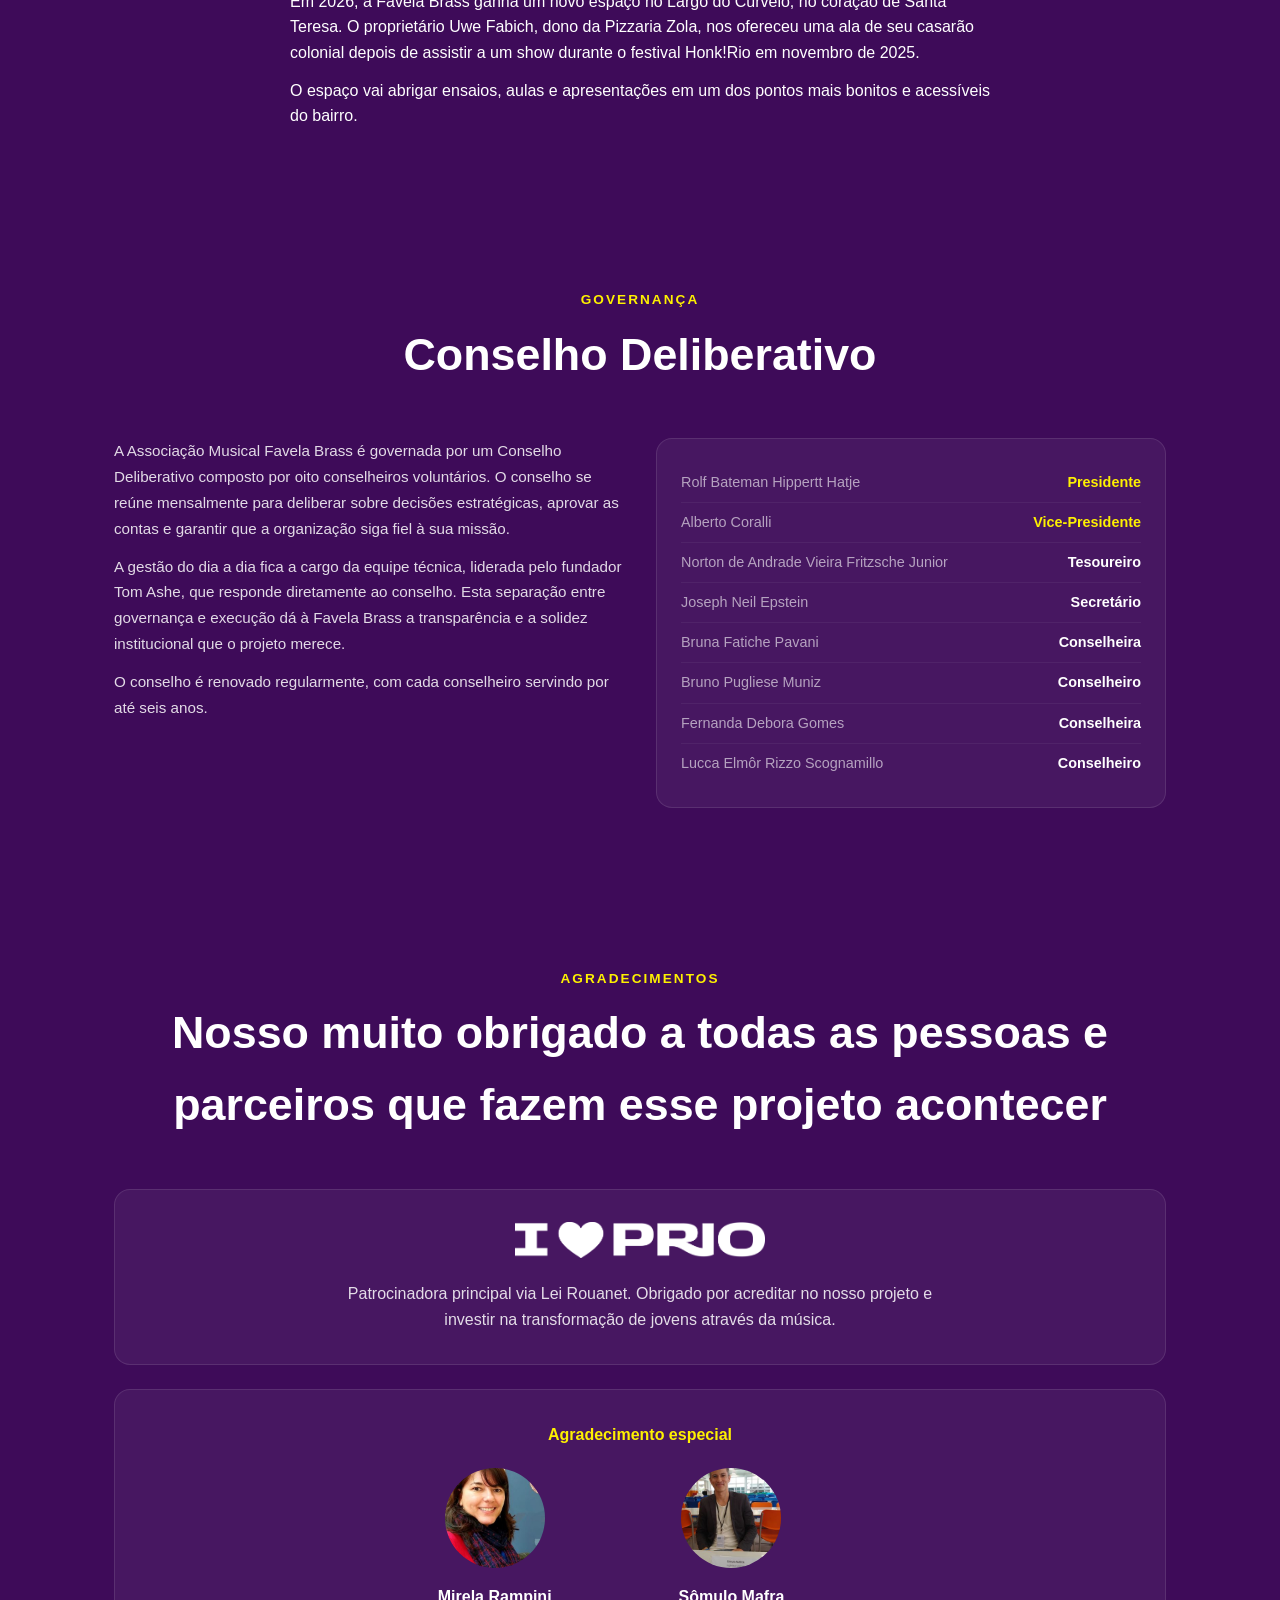
<file: relatorio-2025/index.html>
<!DOCTYPE html>
<html lang="pt-BR">
<head>
<meta charset="UTF-8">
<meta name="viewport" content="width=device-width, initial-scale=1.0">
<meta property="og:title" content="Favela Brass - Relatório Anual 2025">
<meta property="og:description" content="Relatório anual 2025 da Associação Musical Favela Brass: os resultados, números e apresentações de um ano recorde de educação musical gratuita no Rio de Janeiro.">
<meta property="og:type" content="website">
<meta property="og:url" content="https://favelabrass.org/relatorio-2025/">
<meta property="og:image" content="https://favelabrass.org/img/01-paraty-street-humanacamila.jpg">
<meta name="twitter:card" content="summary_large_image">
<link rel="canonical" href="https://favelabrass.org/relatorio-2025/">
<title>Relatório Anual 2025 - Favela Brass</title>
<meta name="description" content="Relatório anual 2025 da Associação Musical Favela Brass: os resultados, números e apresentações de um ano recorde de educação musical gratuita no Rio de Janeiro.">
<style>
:root{--purple:#5A0E7A;--dark-purple:#3E0B59;--yellow:#FEF100;--green:#62CC3C;--red:#E74C3C;--white:#FFF;--muted:rgba(255,255,255,.6);--card-bg:rgba(255,255,255,.05);--card-border:rgba(255,255,255,.1)}
*{margin:0;padding:0;box-sizing:border-box}
html{scroll-behavior:smooth}
body{font-family:-apple-system,BlinkMacSystemFont,'Segoe UI',Roboto,sans-serif;background:var(--dark-purple);color:var(--white);line-height:1.6;overflow-x:hidden}
section.alt{background:transparent}

.lang-toggle{position:fixed;top:20px;right:20px;z-index:100;background:rgba(62,11,89,.85);border:1px solid var(--card-border);border-radius:8px;padding:8px 14px;font-size:.8rem;color:var(--white);text-decoration:none;backdrop-filter:blur(8px);font-weight:500;letter-spacing:.05em}
.lang-toggle:hover{background:rgba(62,11,89,.95);border-color:var(--yellow)}

.hero{position:relative;min-height:100vh;display:flex;align-items:flex-end;justify-content:center;overflow:hidden}
.hero-img{position:absolute;inset:0;width:100%;height:100%;object-fit:cover;object-position:center center}
.hero-overlay{position:absolute;inset:0;background:linear-gradient(to bottom,rgba(62,11,89,.1) 0%,rgba(62,11,89,.4) 50%,rgba(62,11,89,.95) 100%)}
.hero-content{position:relative;z-index:2;text-align:center;padding:60px 20px 80px;max-width:800px}
.hero-content h1{font-size:clamp(2.5rem,6vw,4.5rem);font-weight:800;letter-spacing:-.02em;line-height:1.1;margin-bottom:8px}
.hero-content h1 .accent{color:var(--yellow)}
.hero-content .subtitle{font-size:clamp(1.2rem,3vw,1.8rem);color:var(--muted);font-weight:300;margin-bottom:24px}
.hero-content .tagline{font-size:1rem;color:var(--muted);max-width:500px;margin:0 auto}
.scroll-ind{position:absolute;bottom:24px;left:50%;transform:translateX(-50%);z-index:2;animation:bounce 2s infinite;opacity:.5}
.scroll-ind svg{width:24px;height:24px;fill:var(--white)}
@keyframes bounce{0%,100%{transform:translateX(-50%) translateY(0)}50%{transform:translateX(-50%) translateY(8px)}}

section{max-width:1100px;margin:0 auto;padding:80px 24px}
.section-full{max-width:100%;padding:0}
.section-header{text-align:center;margin-bottom:48px}
.section-header h2{font-size:clamp(1.8rem,4vw,2.8rem);font-weight:700;margin-bottom:8px}
.section-header .label{color:var(--yellow);font-size:.85rem;font-weight:600;text-transform:uppercase;letter-spacing:.15em;margin-bottom:8px;display:block}
.section-header p{color:var(--muted);max-width:600px;margin:0 auto;font-size:1.05rem}

.stats-grid{display:grid;grid-template-columns:repeat(auto-fit,minmax(200px,1fr));gap:20px;margin:40px 0}
.stat-card{background:var(--card-bg);border:1px solid var(--card-border);border-radius:16px;padding:28px 24px;text-align:center}
.stat-card .number{font-size:2.8rem;font-weight:800;line-height:1;margin-bottom:4px;background:linear-gradient(135deg,var(--yellow),var(--green));-webkit-background-clip:text;-webkit-text-fill-color:transparent;background-clip:text}
.stat-card .label{font-size:.9rem;color:var(--muted)}

.founder{display:grid;grid-template-columns:280px 1fr;gap:40px;align-items:start;background:var(--card-bg);border:1px solid var(--card-border);border-radius:20px;padding:40px}
.founder-img{width:100%;border-radius:12px;object-fit:cover;aspect-ratio:3/4}
.founder-text h3{font-size:1.4rem;margin-bottom:4px}
.founder-text .role{color:var(--yellow);font-size:.85rem;font-weight:600;text-transform:uppercase;letter-spacing:.1em;margin-bottom:16px;display:block}
.founder-text p{color:rgba(255,255,255,.85);margin-bottom:12px;font-size:.95rem}
.founder-text .signature{font-style:italic;color:var(--muted);margin-top:16px}

.highlight{display:grid;grid-template-columns:1fr 1fr;gap:0;min-height:500px;margin-bottom:2px}
.highlight.reverse{direction:rtl}
.highlight.reverse>*{direction:ltr}
.highlight-img{width:100%;height:100%;object-fit:cover;min-height:300px;max-height:500px}
.highlight-text{display:flex;flex-direction:column;justify-content:center;padding:32px 48px;background:rgba(62,11,89,.7)}
.highlight-text .event-label{color:var(--yellow);font-size:.8rem;font-weight:600;text-transform:uppercase;letter-spacing:.15em;margin-bottom:8px}
.highlight-text h3{font-size:clamp(1.5rem,3vw,2.2rem);font-weight:700;margin-bottom:12px;line-height:1.2}
.highlight-text p{color:rgba(255,255,255,.8);font-size:.95rem;margin-bottom:8px}
.highlight-text .stat-inline{display:inline-block;background:rgba(254,241,0,.15);color:var(--yellow);padding:4px 16px;border-radius:20px;font-size:.85rem;font-weight:600;margin-top:8px;align-self:flex-start}

.gallery{display:grid;grid-template-columns:repeat(4,1fr);gap:4px}
.gallery img{width:100%;aspect-ratio:1;object-fit:cover;transition:transform .3s}
.gallery img:hover{transform:scale(1.03);z-index:2;position:relative}

.edu-grid{display:grid;grid-template-columns:1fr 1fr;gap:24px;margin:40px 0}
.edu-card{background:var(--card-bg);border:1px solid var(--card-border);border-radius:16px;overflow:hidden}
.edu-card img{width:100%;aspect-ratio:16/9;object-fit:cover}
.edu-card-body{padding:24px}
.edu-card-body h4{font-size:1.1rem;margin-bottom:8px}
.edu-card-body p{color:var(--muted);font-size:.9rem}

.finance-grid{display:grid;grid-template-columns:1fr 1fr;gap:24px;margin:40px 0}
.finance-card{background:var(--card-bg);border:1px solid var(--card-border);border-radius:16px;padding:28px}
.finance-card h4{font-size:1rem;color:var(--yellow);margin-bottom:16px;text-transform:uppercase;letter-spacing:.1em;font-weight:600}
.finance-row{display:flex;justify-content:space-between;padding:8px 0;border-bottom:1px solid rgba(255,255,255,.05);font-size:.9rem}
.finance-row:last-child{border-bottom:none}
.finance-row .label{color:var(--muted)}
.finance-row .value{font-weight:600}
.finance-row.total{border-top:2px solid rgba(255,255,255,.15);margin-top:8px;padding-top:12px;font-size:1rem}
.finance-row.total .label{color:var(--white);font-weight:600}
.income{color:var(--green)}.expense{color:var(--red)}

.bar-chart{margin:16px 0}
.bar-row{display:flex;align-items:center;gap:12px;margin-bottom:10px;font-size:.85rem}
.bar-label{width:140px;text-align:right;color:var(--muted);flex-shrink:0}
.bar-track{flex:1;height:24px;background:rgba(255,255,255,.05);border-radius:12px;overflow:hidden}
.bar-fill{height:100%;border-radius:12px;background:var(--purple);transition:width .8s ease}
.bar-fill.green{background:var(--green)}
.bar-value{width:90px;font-weight:600;flex-shrink:0}

.access-grid{display:grid;grid-template-columns:repeat(auto-fit,minmax(250px,1fr));gap:20px;margin:40px 0}
.access-card{background:var(--card-bg);border:1px solid var(--card-border);border-radius:16px;padding:24px}
.access-card .icon{font-size:2rem;margin-bottom:12px}
.access-card h4{font-size:1rem;margin-bottom:8px}
.access-card p{color:var(--muted);font-size:.85rem}

.logo-bar{text-align:center;padding:40px 24px;border-top:1px solid var(--card-border)}
.logo-bar img{max-width:600px;width:100%;opacity:.9}
.logo-bar p{color:var(--muted);font-size:.8rem;margin-top:12px}

footer{text-align:center;padding:40px 24px 60px;color:var(--muted);font-size:.85rem}
footer a{color:var(--yellow);text-decoration:none}
footer a:hover{text-decoration:underline}

@media(max-width:768px){
  .founder{grid-template-columns:1fr}
  .founder-img{max-width:200px;margin:0 auto}
  .highlight{grid-template-columns:1fr}
  .highlight.reverse{direction:ltr}
  .highlight-img{min-height:300px}
  .highlight-text{padding:32px 24px}
  .finance-grid{grid-template-columns:1fr}
  .edu-grid{grid-template-columns:1fr}
  .gallery{grid-template-columns:repeat(2,1fr)}
  .stats-grid{grid-template-columns:repeat(2,1fr)}
  .bar-label{width:80px;font-size:.75rem}
  .bar-value{width:70px;font-size:.8rem}
  section{padding:60px 20px}
}
</style>
<!-- Google tag (gtag.js) -->
<script async src="https://www.googletagmanager.com/gtag/js?id=G-CN4VGSPB3Z"></script>
<script>window.dataLayer=window.dataLayer||[];function gtag(){dataLayer.push(arguments);}gtag('js',new Date());gtag('config','G-CN4VGSPB3Z');</script>
<script defer src="/shared/fb-analytics.js"></script>
</head>
<body>

<a href="en/" class="lang-toggle">EN</a>

<!-- HERO -->
<div class="hero">
  <img class="hero-img" src="photos/hero-paraty-stage.jpg" alt="Favela Brass no palco principal do Bourbon Festival Paraty">
  <div class="hero-overlay"></div>
  <div class="hero-content">
    <h1>Relatório Anual <span class="accent">2025</span></h1>
    <div class="subtitle">Associação Musical Favela Brass</div>
    <p class="tagline">11 anos de inclusão cultural e educação musical gratuita nas comunidades do Rio de Janeiro</p>
  </div>
  <div class="scroll-ind"><svg viewBox="0 0 24 24"><path d="M12 16l-6-6h12z"/></svg></div>
</div>

<!-- QUEM SOMOS -->
<section>
  <div style="display:flex;gap:32px;align-items:center;flex-wrap:wrap;max-width:1100px;margin:0 auto">
    <img src="photos/logo-fb-white.png" alt="Logo Favela Brass" style="width:min(240px,100%);flex-shrink:0">
    <div style="flex:1;min-width:280px">
      <span class="label" style="color:var(--yellow);font-size:.8rem;font-weight:600;text-transform:uppercase;letter-spacing:.15em;display:block;margin-bottom:8px">Quem somos</span>
      <h2 style="font-size:1.8rem;font-weight:700;margin-bottom:16px">Associação Musical Favela Brass</h2>
      <p style="color:rgba(255,255,255,.85);font-size:.95rem;line-height:1.7">A Favela Brass oferece educação musical gratuita para crianças e adolescentes das favelas e escolas públicas do Rio de Janeiro. Fundada em 2014, a organização ensina instrumentos de sopro e percussão com currículo próprio e certificação internacional. Os alunos formam bandas que se apresentam em festivais, teatros e eventos pelo estado do Rio e além.</p>
    </div>
  </div>
</section>

<!-- EM NÚMEROS -->
<section class="alt">
  <div class="section-header">
    <span class="label">2025 em números</span>
    <h2>Um ano de consolidação</h2>
  </div>
  <div class="stats-grid">
    <div class="stat-card">
      <svg xmlns="http://www.w3.org/2000/svg" width="32" height="32" viewBox="0 0 24 24" fill="none" stroke="rgba(255,255,255,0.5)" stroke-width="1.8" stroke-linecap="round" stroke-linejoin="round" style="margin:0 auto 10px;display:block"><path d="M16 21v-2a4 4 0 0 0-4-4H6a4 4 0 0 0-4 4v2"/><circle cx="9" cy="7" r="4"/><path d="M22 21v-2a4 4 0 0 0-3-3.87"/><path d="M16 3.13a4 4 0 0 1 0 7.75"/></svg>
      <div class="number">203</div>
      <div class="label">Alunos ativos (média)</div>
    </div>
    <div class="stat-card">
      <svg xmlns="http://www.w3.org/2000/svg" width="32" height="32" viewBox="0 0 24 24" fill="none" stroke="rgba(255,255,255,0.5)" stroke-width="1.8" stroke-linecap="round" stroke-linejoin="round" style="margin:0 auto 10px;display:block"><path d="M12 2a3 3 0 0 0-3 3v7a3 3 0 0 0 6 0V5a3 3 0 0 0-3-3Z"/><path d="M19 10v2a7 7 0 0 1-14 0v-2"/><line x1="12" x2="12" y1="19" y2="22"/></svg>
      <div class="number">63</div>
      <div class="label">Apresentações</div>
    </div>
    <div class="stat-card">
      <svg xmlns="http://www.w3.org/2000/svg" width="32" height="32" viewBox="0 0 24 24" fill="none" stroke="rgba(255,255,255,0.5)" stroke-width="1.8" stroke-linecap="round" stroke-linejoin="round" style="margin:0 auto 10px;display:block"><path d="M18 21a8 8 0 0 0-16 0"/><circle cx="10" cy="8" r="5"/><path d="M22 20c0-3.37-2-6.5-4-8a5 5 0 0 0-.45-8.3"/></svg>
      <div class="number">27.410</div>
      <div class="label">Espectadores em apresentações</div>
    </div>
    <div class="stat-card">
      <svg xmlns="http://www.w3.org/2000/svg" width="32" height="32" viewBox="0 0 24 24" fill="none" stroke="rgba(255,255,255,0.5)" stroke-width="1.8" stroke-linecap="round" stroke-linejoin="round" style="margin:0 auto 10px;display:block"><path d="M14 22v-4a2 2 0 1 0-4 0v4"/><path d="m18 10 3.447 1.724a1 1 0 0 1 .553.894V20a2 2 0 0 1-2 2H4a2 2 0 0 1-2-2v-7.382a1 1 0 0 1 .553-.894L6 10"/><path d="M18 5v17"/><path d="m4 6 7.106-3.553a2 2 0 0 1 1.788 0L20 6"/><path d="M6 5v17"/><circle cx="12" cy="9" r="2"/></svg>
      <div class="number">8</div>
      <div class="label">Escolas parceiras</div>
    </div>
    <div class="stat-card">
      <svg xmlns="http://www.w3.org/2000/svg" width="32" height="32" viewBox="0 0 24 24" fill="none" stroke="rgba(255,255,255,0.5)" stroke-width="1.8" stroke-linecap="round" stroke-linejoin="round" style="margin:0 auto 10px;display:block"><path d="M21.42 10.922a1 1 0 0 0-.019-1.838L12.83 5.18a2 2 0 0 0-1.66 0L2.6 9.08a1 1 0 0 0 0 1.832l8.57 3.908a2 2 0 0 0 1.66 0z"/><path d="M22 10v6"/><path d="M6 12.5V16a6 3 0 0 0 12 0v-3.5"/></svg>
      <div class="number">16</div>
      <div class="label">Professores</div>
    </div>
    <div class="stat-card">
      <svg xmlns="http://www.w3.org/2000/svg" width="32" height="32" viewBox="0 0 24 24" fill="none" stroke="rgba(255,255,255,0.5)" stroke-width="1.8" stroke-linecap="round" stroke-linejoin="round" style="margin:0 auto 10px;display:block"><path d="M12 7v14"/><path d="M3 18a1 1 0 0 1-1-1V4a1 1 0 0 1 1-1h5a4 4 0 0 1 4 4 4 4 0 0 1 4-4h5a1 1 0 0 1 1 1v13a1 1 0 0 1-1 1h-6a3 3 0 0 0-3 3 3 3 0 0 0-3-3z"/></svg>
      <div class="number">810</div>
      <div class="label">Aulas realizadas</div>
    </div>
    <div class="stat-card">
      <svg xmlns="http://www.w3.org/2000/svg" width="32" height="32" viewBox="0 0 24 24" fill="none" stroke="rgba(255,255,255,0.5)" stroke-width="1.8" stroke-linecap="round" stroke-linejoin="round" style="margin:0 auto 10px;display:block"><path d="m15.477 12.89 1.515 8.526a.5.5 0 0 1-.81.47l-3.58-2.687a1 1 0 0 0-1.197 0l-3.586 2.686a.5.5 0 0 1-.81-.469l1.514-8.526"/><circle cx="12" cy="8" r="6"/></svg>
      <div class="number">96%</div>
      <div class="label">Aprovação nas provas práticas</div>
    </div>
    <div class="stat-card">
      <svg xmlns="http://www.w3.org/2000/svg" width="32" height="32" viewBox="0 0 24 24" fill="none" stroke="rgba(255,255,255,0.5)" stroke-width="1.8" stroke-linecap="round" stroke-linejoin="round" style="margin:0 auto 10px;display:block"><path d="M18 2h-3a5 5 0 0 0-5 5v3H7v4h3v8h4v-8h3l1-4h-4V7a1 1 0 0 1 1-1h3z"/></svg>
      <div class="number">282k</div>
      <div class="label">Alcance nas redes sociais</div>
    </div>
  </div>
  <div class="finance-card" style="margin-top:24px;padding:24px">
    <h4 style="margin-bottom:16px">Presença digital</h4>
    <div style="display:grid;grid-template-columns:1fr 1fr;gap:24px">
      <div>
        <p style="font-size:.85rem;color:var(--yellow);font-weight:600;margin-bottom:8px">Instagram @favela_brass</p>
        <div class="finance-row"><span class="label">Seguidores</span><span class="value">11.358</span></div>
        <div class="finance-row"><span class="label">Alcance em 2025</span><span class="value" style="color:var(--green)">282.464</span></div>
        <div class="finance-row"><span class="label">Posts em 2025</span><span class="value">161</span></div>
      </div>
      <div>
        <p style="font-size:.85rem;color:var(--yellow);font-weight:600;margin-bottom:8px">YouTube /favelabrass</p>
        <div class="finance-row"><span class="label">Inscritos</span><span class="value">5.760</span></div>
        <div class="finance-row"><span class="label">Visualizações (total)</span><span class="value" style="color:var(--green)">765.408</span></div>
        <div class="finance-row"><span class="label">Vídeos publicados</span><span class="value">288</span></div>
        <div class="finance-row"><span class="label">Currículo online gratuito</span><span class="value"><a href="https://curriculofavelabrass.org" style="color:var(--yellow)">curriculofavelabrass.org</a></span></div>
      </div>
    </div>
  </div>
</section>

<!-- MENSAGEM DO FUNDADOR -->
<section class="alt">
  <div class="section-header">
    <span class="label">Mensagem do fundador</span>
  </div>
  <div class="founder">
    <img class="founder-img" src="photos/tom-portrait.png" alt="Tom Ashe com trompete">
    <div class="founder-text">
      <h3>Tom Ashe</h3>
      <span class="role">Diretor Executivo e Fundador</span>
      <p>2025 foi o ano em que a Favela Brass se consolidou. Com 203 alunos ativos na comunidade Pereira da Silva e em 8 escolas municipais, realizamos 63 apresentações para mais de 27 mil pessoas, de shows na favela a palcos como o Bourbon Festival Paraty, o Copacabana Palace e o Festival do Rio.</p>
      <p>Mas o ano foi mais do que isso. Participamos do Impulso I&#9829;PRIO, um programa de aceleração focado em gestão e sustentabilidade que nos deu ferramentas concretas para operar com mais autonomia. Reestruturamos a equipe, renovamos a parceria com a PRIO, e o ano terminou com uma conquista que buscávamos há tempos: uma ala de um casarão colonial no Largo do Curvelo, onde teremos um novo espaço para ensaios, aulas e eventos em 2026.</p>
      <p>Nada disso seria possível sem a PRIO, os professores e a equipe técnica, os alunos que se dedicam com tanto empenho, as famílias que confiam na gente, e os doadores, parceiros e voluntários que caminham ao nosso lado. A todos vocês, o nosso mais profundo obrigado.</p>
      <p class="signature">Tom Ashe, abril de 2026</p>
    </div>
  </div>
</section>

<!-- DESTAQUES -->
<section class="section-full">
  <div style="max-width:1100px;margin:0 auto;padding:0 24px 48px">
    <div class="section-header">
      <span class="label">Destaques</span>
      <h2>Os momentos que marcaram 2025</h2>
    </div>
  </div>

  <div class="highlight">
    <img class="highlight-img" src="photos/highlight-cortejo.jpg" alt="Cortejo de Carnaval da Favela Brass">
    <div class="highlight-text">
      <div class="event-label">5 de março</div>
      <h3>Cortejo de Carnaval</h3>
      <p>Nosso cortejo anual pelas ladeiras da comunidade Pereira da Silva é uma tradição desde 2014. Os alunos saem fantasiados com as famílias e vizinhos da comunidade.</p>
      <span class="stat-inline">Tradição desde 2014</span>
    </div>
  </div>

  <div class="highlight reverse">
    <img class="highlight-img" src="photos/highlight-paraty.jpg" alt="Favela Brass marchando pelas ruas de Paraty">
    <div class="highlight-text">
      <div class="event-label">13–15 de junho</div>
      <h3>Bourbon Festival Paraty</h3>
      <p>Nossos alunos tocaram no palco principal de um dos maiores festivais de jazz do Brasil, para um público de mais de 10 mil pessoas. Também fizeram um lindo cortejo pelas ruas coloniais da cidade e passaram três dias imersos em música.</p>
      <span class="stat-inline">4o ano consecutivo no festival</span>
    </div>
  </div>

  <div class="highlight">
    <img class="highlight-img" src="photos/highlight-itaipava.jpg" alt="Banda tocando no Bosque dos Vales em Itaipava">
    <div class="highlight-text">
      <div class="event-label">13–14 de dezembro</div>
      <h3>Itaipava - Bosque dos Vales</h3>
      <p>Uma nova parceria levou as bandas Preta e Roxa para a serra fluminense. Os alunos tocaram ao ar livre no Bosque dos Vales, como parte de uma turnê de fim de ano que também passou por Resende e Teresópolis.</p>
      <span class="stat-inline">Nova parceria</span>
    </div>
  </div>

  <div class="highlight reverse">
    <img class="highlight-img" src="photos/highlight-copa.jpg" alt="Banda das Meninas no salão do Copacabana Palace">
    <div class="highlight-text">
      <div class="event-label">7 de dezembro</div>
      <h3>Copacabana Palace</h3>
      <p>Para a festa ELA Verões no Copacabana Palace, montamos a Banda das Meninas, formada exclusivamente por alunas do projeto. O convite foi viabilizado pela PRIO, nossa patrocinadora principal.</p>
      <span class="stat-inline">Convite PRIO</span>
    </div>
  </div>

  <div class="highlight">
    <img class="highlight-img" src="photos/highlight-festival-rio.jpg" alt="Público aplaudindo no Festival do Rio">
    <div class="highlight-text">
      <div class="event-label">Outubro</div>
      <h3>O Som do Morro no Festival do Rio</h3>
      <p>O curta-metragem <em>O Som do Morro</em> (22'), dirigido por Taylor Segrest, estreou no maior festival de cinema da América Latina. O filme documenta uma década de Favela Brass em uma colagem vibrante de música ao vivo e entrevistas, culminando em uma celebração no Circo Voador com uma batalha de bandas reunindo 10 blocos e fanfarras do Rio.</p>
      <p style="font-style:italic;color:var(--muted);font-size:.95rem;margin-top:8px">"Chorei o filme todo. Esse momento foi meio mágico, pois reconecta a gente com o nosso propósito. O que isso move nas pessoas é mágico!" <span style="font-style:normal">- Raffaella Goi, regente da Banda Amarela</span></p>
      <span class="stat-inline">Festival do Rio 2025</span>
    </div>
  </div>

  <div style="max-width:900px;margin:0 auto;padding:48px 24px 0">
    <div style="position:relative;padding-bottom:56.25%;height:0;overflow:hidden;border-radius:16px">
      <iframe src="https://www.youtube.com/embed/p9rNCI81UW0" style="position:absolute;top:0;left:0;width:100%;height:100%;border:0" allow="accelerometer;autoplay;clipboard-write;encrypted-media;gyroscope;picture-in-picture" allowfullscreen></iframe>
    </div>
    <p style="text-align:center;color:var(--muted);font-size:.85rem;margin:12px 0 0"><em>O Som do Morro</em> (22') - Direção: Taylor Segrest</p>
  </div>

  <div style="max-width:900px;margin:0 auto;padding:32px 24px 48px;display:flex;align-items:center;gap:24px;flex-wrap:wrap;justify-content:center">
    <img src="photos/hero-paraty-joy.jpg" alt="Lúcia, aluna de trompete" style="width:120px;height:120px;border-radius:50%;object-fit:cover;object-position:center 35%;flex-shrink:0">
    <div style="flex:1;min-width:250px">
      <p style="font-size:1.05rem;font-style:italic;color:rgba(255,255,255,.85)">"Achei emocionante e acho que a história da Favela Brass está só começando. Estou desde pequena no projeto e é muito bonito ver o projeto crescer."</p>
      <p style="color:var(--yellow);margin-top:8px;font-size:.85rem">Lúcia, aluna de trompete da Banda Preta, da Favela Pereira da Silva</p>
    </div>
  </div>

  <div class="highlight reverse">
    <img class="highlight-img" src="photos/highlight-11anos.jpg" alt="Festa de 11 anos no Clube dos Democráticos">
    <div class="highlight-text">
      <div class="event-label">21 de junho</div>
      <h3>Aniversário de 11 Anos</h3>
      <p>Celebramos 11 anos de Favela Brass no Clube dos Democráticos, na Lapa, com todas as bandas do projeto no palco e as fanfarras convidadas Bloco Sofridão, Biquínis de Ogodô e Amigos da Cacilda.</p>
      <span class="stat-inline">350 pessoas</span>
    </div>
  </div>

  <div class="highlight">
    <img class="highlight-img" src="photos/highlight-impulso.jpg" alt="Wesley apresentando no programa Impulso I Love PRIO">
    <div class="highlight-text">
      <div class="event-label">2025</div>
      <h3>Impulso I&#9829;PRIO</h3>
      <p>Fomos selecionados para o Impulso, o programa de aceleração da PRIO criado para fortalecer organizações sociais que já recebem apoio da empresa. O programa inclui formações e mentorias sobre gestão, sustentabilidade financeira e desenvolvimento de lideranças.</p>
      <span class="stat-inline">Programa de aceleração</span>
    </div>
  </div>
</section>

<!-- GALERIA -->
<section class="section-full" style="padding-top:0">
  <div class="gallery">
    <img src="photos/paraty-crowd.jpg" alt="Público lotado no Bourbon Festival Paraty">
    <img src="photos/copa-huddle.jpg" alt="Banda das Meninas se preparando nos bastidores">
    <img src="photos/bourbon-sp-masp.jpg" alt="Favela Brass em frente ao MASP em São Paulo">
    <img src="photos/cortejo-sax-clown.jpg" alt="Saxofonista fantasiada no cortejo">
    <img src="photos/santa-teresa.jpg" alt="Apresentação em Santa Teresa">
    <img src="photos/itaipava-bus.jpg" alt="Alunos no ônibus a caminho de Itaipava">
    <img src="photos/baile-brass-band.jpg" alt="Banda tocando no Baile Brass">
    <img src="photos/paraty-smile.jpg" alt="Aluna sorrindo em Paraty">
  </div>
</section>

<!-- EDUCAÇÃO -->
<section class="alt">
  <div class="section-header">
    <span class="label">Programa educacional</span>
    <h2>Formando músicos e cidadãos</h2>
    <p>Oficinas semanais gratuitas de instrumentos de sopro e percussão em 8 escolas municipais e no Centro Assunção, com currículo próprio de 8 níveis.</p>
  </div>
  <div class="edu-grid">
    <div class="edu-card">
      <img src="photos/classroom-recorders.jpg" alt="Aula na escola Pereira Passos">
      <div class="edu-card-body">
        <h4>Oficinas nas Escolas Municipais</h4>
        <p>Em média 149 alunos ativos em 8 escolas de Ensino Fundamental, com aulas semanais no contraturno. Cada escola recebe instrumentos, material didático e um professor especializado.</p>
      </div>
    </div>
    <div class="edu-card">
      <img src="photos/classroom-percussion.jpg" alt="Ensaio de banda na comunidade Pereira da Silva">
      <div class="edu-card-body">
        <h4>Oficinas na Comunidade Pereira da Silva</h4>
        <p>Em média 84 alunos ativos em 3 espaços na comunidade, com formação avançada incluindo aulas de teoria, prática de instrumento, ensaio de bandas e aulas de luthieria para alunos surdos.</p>
      </div>
    </div>
  </div>
  <div class="stats-grid" style="margin-top:32px">
    <div class="stat-card"><div class="number">4</div><div class="label">Bandas ativas</div></div>
    <div class="stat-card"><div class="number">12.5k</div><div class="label">Visualizações mensais dos vídeos didáticos</div></div>
    <div class="stat-card"><div class="number">75</div><div class="label">Aulas particulares / semana</div></div>
  </div>
  <div class="finance-card" style="margin-top:32px;padding:24px;text-align:center">
    <p style="font-size:1.1rem;margin:0"><strong style="color:var(--green)">3 ex-alunos voltaram como professores:</strong> Henri, Nathan e Vinício.</p>
  </div>
</section>

<!-- AVALIAÇÕES -->
<section>
  <div class="section-header">
    <span class="label">Avaliações</span>
    <h2>Resultados que comprovam</h2>
    <p style="max-width:600px;margin:16px auto 0">Os alunos avançados recebem certificação internacional pela MTB (Music Teachers' Board, UK). Os alunos iniciantes fazem provas internas no mesmo formato. Em 2025, introduzimos provas de teoria musical para preparar os alunos para concursos de universidades e bandas militares.</p>
  </div>

  <img src="photos/mtb-certificates.jpg" alt="Alunos recebendo certificados MTB" style="width:100%;border-radius:16px;margin-bottom:32px">

  <div class="stats-grid" style="margin-bottom:32px">
    <div class="stat-card"><div class="number">85</div><div class="label">Provas práticas aprovadas</div></div>
    <div class="stat-card"><div class="number" style="-webkit-text-fill-color:var(--green)">96,6%</div><div class="label">Aprovação (prática)</div></div>
    <div class="stat-card"><div class="number" style="-webkit-text-fill-color:var(--green)">77%</div><div class="label">Com distinção (prática)</div></div>
    <div class="stat-card"><div class="number">60</div><div class="label">Provas de teoria</div></div>
  </div>

  <div class="finance-card" style="padding:24px;overflow-x:auto">
    <h4 style="margin-bottom:16px">Provas práticas aprovadas por nível e instrumento</h4>
    <table style="width:100%;border-collapse:collapse;font-size:.85rem">
      <thead>
        <tr style="border-bottom:1px solid rgba(255,255,255,.15)">
          <th style="text-align:left;padding:8px;color:var(--yellow)">Nível</th>
          <th style="text-align:center;padding:8px">Trompete</th>
          <th style="text-align:center;padding:8px">Trombone</th>
          <th style="text-align:center;padding:8px">Saxofone</th>
          <th style="text-align:center;padding:8px">Percussão</th>
          <th style="text-align:center;padding:8px">Tuba</th>
          <th style="text-align:center;padding:8px;color:var(--yellow)">Total</th>
        </tr>
      </thead>
      <tbody>
        <tr style="border-bottom:1px solid rgba(255,255,255,.05)">
          <td style="padding:8px">1 (interno)</td>
          <td style="text-align:center;padding:8px">7</td>
          <td style="text-align:center;padding:8px">3</td>
          <td style="text-align:center;padding:8px">3</td>
          <td style="text-align:center;padding:8px">8</td>
          <td style="text-align:center;padding:8px"></td>
          <td style="text-align:center;padding:8px;color:var(--yellow)">21</td>
        </tr>
        <tr style="border-bottom:1px solid rgba(255,255,255,.05)">
          <td style="padding:8px">2 (interno)</td>
          <td style="text-align:center;padding:8px">4</td>
          <td style="text-align:center;padding:8px">7</td>
          <td style="text-align:center;padding:8px">5</td>
          <td style="text-align:center;padding:8px">4</td>
          <td style="text-align:center;padding:8px"></td>
          <td style="text-align:center;padding:8px;color:var(--yellow)">20</td>
        </tr>
        <tr style="border-bottom:1px solid rgba(255,255,255,.05)">
          <td style="padding:8px">3 (MTB)</td>
          <td style="text-align:center;padding:8px">11</td>
          <td style="text-align:center;padding:8px">3</td>
          <td style="text-align:center;padding:8px">3</td>
          <td style="text-align:center;padding:8px">1</td>
          <td style="text-align:center;padding:8px"></td>
          <td style="text-align:center;padding:8px;color:var(--yellow)">18</td>
        </tr>
        <tr style="border-bottom:1px solid rgba(255,255,255,.05)">
          <td style="padding:8px">4 (MTB)</td>
          <td style="text-align:center;padding:8px">6</td>
          <td style="text-align:center;padding:8px">4</td>
          <td style="text-align:center;padding:8px">3</td>
          <td style="text-align:center;padding:8px"></td>
          <td style="text-align:center;padding:8px"></td>
          <td style="text-align:center;padding:8px;color:var(--yellow)">13</td>
        </tr>
        <tr style="border-bottom:1px solid rgba(255,255,255,.05)">
          <td style="padding:8px">5 (MTB)</td>
          <td style="text-align:center;padding:8px">4</td>
          <td style="text-align:center;padding:8px">3</td>
          <td style="text-align:center;padding:8px">1</td>
          <td style="text-align:center;padding:8px"></td>
          <td style="text-align:center;padding:8px">1</td>
          <td style="text-align:center;padding:8px;color:var(--yellow)">9</td>
        </tr>
        <tr>
          <td style="padding:8px">6 (MTB)</td>
          <td style="text-align:center;padding:8px">3</td>
          <td style="text-align:center;padding:8px">1</td>
          <td style="text-align:center;padding:8px"></td>
          <td style="text-align:center;padding:8px"></td>
          <td style="text-align:center;padding:8px"></td>
          <td style="text-align:center;padding:8px;color:var(--yellow)">4</td>
        </tr>
        <tr style="border-top:1px solid rgba(255,255,255,.15)">
          <td style="padding:8px;color:var(--yellow);font-weight:600">Total</td>
          <td style="text-align:center;padding:8px;color:var(--yellow);font-weight:600">35</td>
          <td style="text-align:center;padding:8px;color:var(--yellow);font-weight:600">21</td>
          <td style="text-align:center;padding:8px;color:var(--yellow);font-weight:600">15</td>
          <td style="text-align:center;padding:8px;color:var(--yellow);font-weight:600">13</td>
          <td style="text-align:center;padding:8px;color:var(--yellow);font-weight:600">1</td>
          <td style="text-align:center;padding:8px;color:var(--yellow);font-weight:600">85</td>
        </tr>
      </tbody>
    </table>
    <p style="color:var(--muted);font-size:.8rem;margin-top:12px">MTB = <a href="https://www.mtbexams.com" style="color:var(--yellow)">Music Teachers' Board</a> (UK). Regulamentado pelo Ofqual (órgão oficial de qualificações da Inglaterra), com mais de 4.000 centros de exame em 50+ países. O sistema tem 8 níveis progressivos, sendo o nível 8 equivalente ao pré-requisito para ingresso em cursos superiores de música. Os exames são avaliados por especialistas no instrumento do aluno.</p>
  </div>

  <div class="finance-card" style="margin-top:24px;padding:24px">
    <h4 style="margin-bottom:16px">Provas externas MTB: 100% de aprovação</h4>
    <p>Todos os 22 alunos que fizeram provas externas MTB foram aprovados. Nenhuma reprovação em exames internacionais desde o início do programa.</p>
    <div class="stats-grid" style="margin-top:16px">
      <div class="stat-card"><div class="number" style="font-size:1.5rem">22</div><div class="label">Provas MTB realizadas</div></div>
      <div class="stat-card"><div class="number" style="font-size:1.5rem;-webkit-text-fill-color:var(--green)">100%</div><div class="label">Aprovação</div></div>
      <div class="stat-card"><div class="number" style="font-size:1.5rem">55%</div><div class="label">Com distinção</div></div>
    </div>
  </div>

  <div class="finance-card" style="margin-top:24px;padding:24px">
    <h4 style="margin-bottom:16px">Provas de teoria musical</h4>
    <p style="margin-bottom:16px">Em 2025, introduzimos provas de teoria musical para preparar os alunos para concursos de universidades e bandas militares. Os resultados abaixo excluem as provas diagnósticas, que serviram para organizar os alunos em turmas.</p>
    <table style="width:100%;border-collapse:collapse;font-size:.85rem">
      <thead>
        <tr style="border-bottom:1px solid rgba(255,255,255,.15)">
          <th style="text-align:left;padding:8px;color:var(--yellow)">Rodada</th>
          <th style="text-align:center;padding:8px">Total</th>
          <th style="text-align:center;padding:8px;color:var(--green)">Distinção</th>
          <th style="text-align:center;padding:8px;color:var(--green)">Mérito</th>
          <th style="text-align:center;padding:8px">Aprovado</th>
          <th style="text-align:center;padding:8px;color:var(--red)">Reprovado</th>
          <th style="text-align:center;padding:8px;color:var(--yellow)">Aprovação</th>
        </tr>
      </thead>
      <tbody>
        <tr style="border-bottom:1px solid rgba(255,255,255,.05)">
          <td style="padding:8px">Nível 1 (jul/2025)</td>
          <td style="text-align:center;padding:8px">24</td>
          <td style="text-align:center;padding:8px">11</td>
          <td style="text-align:center;padding:8px">6</td>
          <td style="text-align:center;padding:8px">3</td>
          <td style="text-align:center;padding:8px">4</td>
          <td style="text-align:center;padding:8px;color:var(--green)">83%</td>
        </tr>
        <tr>
          <td style="padding:8px">Nível 2 (fev/2026)</td>
          <td style="text-align:center;padding:8px">36</td>
          <td style="text-align:center;padding:8px">8</td>
          <td style="text-align:center;padding:8px">18</td>
          <td style="text-align:center;padding:8px">7</td>
          <td style="text-align:center;padding:8px">3</td>
          <td style="text-align:center;padding:8px;color:var(--green)">92%</td>
        </tr>
      </tbody>
    </table>
    <p style="color:var(--muted);font-size:.8rem;margin-top:12px">Os alunos que treinaram durante o ano apresentaram resultados fortes: 83% de aprovação no nível 1 e 92% no nível 2.</p>
  </div>
</section>

<!-- IMPACTO SOCIAL -->
<section class="alt">
  <div class="section-header">
    <span class="label">Impacto social</span>
    <h2>Quem são nossos alunos</h2>
  </div>
  <div class="stats-grid">
    <div class="stat-card"><div class="number">69%</div><div class="label">Moram em comunidade</div></div>
    <div class="stat-card"><div class="number">51%</div><div class="label">Renda até 1 salário mínimo</div></div>
    <div class="stat-card"><div class="number">58%</div><div class="label">Meninas</div></div>
    <div class="stat-card"><div class="number">8-18</div><div class="label">Faixa etária (anos)</div></div>
  </div>
  <div class="finance-card" style="margin-top:32px">
    <h4>O que oferecemos gratuitamente</h4>
    <div class="finance-row"><span class="label">Aulas e oficinas semanais</span><span class="value">810 aulas em 2025</span></div>
    <div class="finance-row"><span class="label">Instrumentos musicais em comodato</span><span class="value">256 instrumentos</span></div>
    <div class="finance-row"><span class="label">Material didático autoral</span><span class="value">Currículo Favela Brass</span></div>
    <div class="finance-row"><span class="label">Alimentação em todas as atividades</span><span class="value">Em ensaios, aulas e shows</span></div>
    <div class="finance-row"><span class="label">Transporte para apresentações</span><span class="value">63 eventos</span></div>
    <div class="finance-row"><span class="label">Uniformes e camisetas</span><span class="value">Para todos os alunos</span></div>
    <div class="finance-row"><span class="label">Provas e certificação</span><span class="value">Internas e MTB internacional</span></div>
  </div>
</section>


<!-- FINANCEIRO -->
<section>
  <div class="section-header">
    <span class="label">Transparência</span>
    <h2>Prestação de contas</h2>
  </div>

  <div class="finance-grid">
    <div class="finance-card">
      <h4>Conta da Associação</h4>
      <div class="finance-row"><span class="label">Saldo inicial (01/01/2025)</span><span class="value">R$ 134.706</span></div>
      <div class="finance-row"><span class="label">Receita própria</span><span class="value income">R$ 230.540</span></div>
      <div class="finance-row"><span class="label">Despesas próprias</span><span class="value expense">R$ 152.553</span></div>
      <div class="finance-row"><span class="label">Rendimentos CDB</span><span class="value income">R$ 19.146</span></div>
      <div class="finance-row total"><span class="label">Saldo final (31/12/2025)</span><span class="value income">R$ 231.839</span></div>
    </div>
    <div class="finance-card">
      <h4>Projeto Rouanet (Plano Anual 2025)</h4>
      <div class="finance-row"><span class="label">Captação PRIO</span><span class="value income">R$ 1.000.000</span></div>
      <div class="finance-row"><span class="label">Captação PFs (incentivo individual)</span><span class="value income">R$ 14.000</span></div>
      <div class="finance-row"><span class="label">Rendimentos financeiros</span><span class="value income">R$ 14.855</span></div>
      <div class="finance-row total"><span class="label">Total de recursos</span><span class="value income">R$ 1.028.855</span></div>
      <div class="finance-row"><span class="label">Execução do projeto</span><span class="value expense">R$ 1.028.855</span></div>
      <p style="color:var(--muted);font-size:.85rem;margin-top:12px">Recurso incentivado via Lei Rouanet, de uso exclusivo do projeto, executado integralmente em 2025.</p>
    </div>
  </div>

  <div class="finance-card" style="margin-top:24px">
    <h4>Execução Rouanet: onde foi investido</h4>
    <div class="finance-row"><span class="label">Equipe técnica</span><span class="value expense">R$ 385.578</span></div>
    <div class="finance-row"><span class="label">Professores</span><span class="value expense">R$ 300.372</span></div>
    <div class="finance-row"><span class="label">Administração</span><span class="value expense">R$ 98.648</span></div>
    <div class="finance-row"><span class="label">Alimentação</span><span class="value expense">R$ 74.973</span></div>
    <div class="finance-row"><span class="label">Comunicação</span><span class="value expense">R$ 70.542</span></div>
    <div class="finance-row"><span class="label">Instrumentos e equipamentos</span><span class="value expense">R$ 20.587</span></div>
    <div class="finance-row"><span class="label">Aluguel de espaços</span><span class="value expense">R$ 19.183</span></div>
    <div class="finance-row"><span class="label">Transporte</span><span class="value expense">R$ 17.204</span></div>
    <div class="finance-row"><span class="label">Contabilidade e seguros</span><span class="value expense">R$ 15.188</span></div>
    <div class="finance-row"><span class="label">Uniformes</span><span class="value expense">R$ 14.243</span></div>
    <div class="finance-row"><span class="label">Outros (material de consumo, acessibilidade, ajustes de fechamento)</span><span class="value expense">R$ 12.337</span></div>
    <div class="finance-row total"><span class="label">Total executado</span><span class="value expense">R$ 1.028.855</span></div>
  </div>

</section>

<!-- 2026 -->
<section class="alt">
  <div class="section-header">
    <span class="label">2026</span>
    <h2>Largo do Curvelo</h2>
  </div>
  <div style="display:grid;grid-template-columns:1fr 1fr;gap:16px;margin-bottom:24px">
    <img src="photos/curvelo-rehearsal.jpg" alt="Ensaio da Favela Brass no casarão do Largo do Curvelo" style="width:100%;height:400px;object-fit:cover;border-radius:16px">
    <img src="photos/curvelo-exterior.jpg" alt="Casarão colonial do Largo do Curvelo" style="width:100%;height:400px;object-fit:cover;object-position:center top;border-radius:16px">
  </div>
  <div style="max-width:700px;margin:0 auto">
    <p>Em 2026, a Favela Brass ganha um novo espaço no Largo do Curvelo, no coração de Santa Teresa. O proprietário Uwe Fabich, dono da Pizzaria Zola, nos ofereceu uma ala de seu casarão colonial depois de assistir a um show durante o festival Honk!Rio em novembro de 2025.</p>
    <p style="margin-top:12px">O espaço vai abrigar ensaios, aulas e apresentações em um dos pontos mais bonitos e acessíveis do bairro.</p>
  </div>
</section>

<!-- GOVERNANÇA -->
<section class="alt">
  <div class="section-header">
    <span class="label">Governança</span>
    <h2>Conselho Deliberativo</h2>
  </div>
  <div style="display:grid;grid-template-columns:1fr 1fr;gap:32px;align-items:start;max-width:1100px;margin:0 auto">
    <div style="color:rgba(255,255,255,.85);font-size:.95rem;line-height:1.7">
      <p>A Associação Musical Favela Brass é governada por um Conselho Deliberativo composto por oito conselheiros voluntários. O conselho se reúne mensalmente para deliberar sobre decisões estratégicas, aprovar as contas e garantir que a organização siga fiel à sua missão.</p>
      <p style="margin-top:12px">A gestão do dia a dia fica a cargo da equipe técnica, liderada pelo fundador Tom Ashe, que responde diretamente ao conselho. Esta separação entre governança e execução dá à Favela Brass a transparência e a solidez institucional que o projeto merece.</p>
      <p style="margin-top:12px">O conselho é renovado regularmente, com cada conselheiro servindo por até seis anos.</p>
    </div>
    <div class="finance-card" style="padding:24px">
      <div class="finance-row"><span class="label">Rolf Bateman Hippertt Hatje</span><span class="value" style="color:var(--yellow)">Presidente</span></div>
      <div class="finance-row"><span class="label">Alberto Coralli</span><span class="value" style="color:var(--yellow)">Vice-Presidente</span></div>
      <div class="finance-row"><span class="label">Norton de Andrade Vieira Fritzsche Junior</span><span class="value">Tesoureiro</span></div>
      <div class="finance-row"><span class="label">Joseph Neil Epstein</span><span class="value">Secretário</span></div>
      <div class="finance-row"><span class="label">Bruna Fatiche Pavani</span><span class="value">Conselheira</span></div>
      <div class="finance-row"><span class="label">Bruno Pugliese Muniz</span><span class="value">Conselheiro</span></div>
      <div class="finance-row"><span class="label">Fernanda Debora Gomes</span><span class="value">Conselheira</span></div>
      <div class="finance-row"><span class="label">Lucca Elmôr Rizzo Scognamillo</span><span class="value">Conselheiro</span></div>
    </div>
  </div>
</section>

<!-- AGRADECIMENTOS -->
<section>
  <div class="section-header">
    <span class="label">Agradecimentos</span>
    <h2>Nosso muito obrigado a todas as pessoas e parceiros que fazem esse projeto acontecer</h2>
  </div>

  <div class="finance-card" style="padding:32px;text-align:center;margin-bottom:24px">
    <img src="photos/iloveprio.png" alt="I Love PRIO" style="height:36px;margin-bottom:16px">
    <p style="font-size:1rem;color:rgba(255,255,255,.85);max-width:600px;margin:0 auto">Patrocinadora principal via Lei Rouanet. Obrigado por acreditar no nosso projeto e investir na transformação de jovens através da música.</p>
  </div>

  <div class="finance-card" style="padding:32px;margin-top:24px;text-align:center">
    <p style="font-size:1rem;color:var(--yellow);font-weight:600;margin-bottom:20px">Agradecimento especial</p>
    <div style="display:flex;justify-content:center;gap:40px;flex-wrap:wrap;margin-bottom:20px">
      <div style="text-align:center">
        <img src="photos/mirela.jpg" alt="Mirela Rampini" style="width:100px;height:100px;border-radius:50%;object-fit:cover;margin-bottom:8px">
        <p style="font-weight:600">Mirela Rampini</p>
        <p style="color:var(--muted);font-size:.85rem">Presidente (2020-2026)</p>
      </div>
      <div style="text-align:center">
        <img src="photos/somulo.jpg" alt="Sômulo Mafra" style="width:100px;height:100px;border-radius:50%;object-fit:cover;margin-bottom:8px">
        <p style="font-weight:600">Sômulo Mafra</p>
        <p style="color:var(--muted);font-size:.85rem">Vice-Presidente e Secretário (2020-2026)</p>
      </div>
    </div>
    <p style="font-size:.95rem;color:rgba(255,255,255,.85);max-width:600px;margin:0 auto">Mirela e Sômulo estiveram com a Favela Brass desde a fundação da associação em 2020, dedicando seu tempo e energia como conselheiros voluntários e ajudando a construir a organização que existe hoje. Obrigado por tudo.</p>
  </div>
</section>

<!-- PARCERIAS -->
<section class="alt">
  <div class="section-header">
    <span class="label">Parcerias</span>
    <h2>Quem caminha com a gente</h2>
  </div>
  <div style="display:grid;grid-template-columns:repeat(auto-fit,minmax(280px,1fr));gap:24px">
    <div class="finance-card" style="padding:24px">
      <h4 style="color:var(--yellow);margin-bottom:12px">Na comunidade Pereira da Silva</h4>
      <p>Associação dos Moradores da Comunidade Pereira da Silva</p>
      <p>Centro Assunção, Santa Teresa</p>
      <p>Lanchonete do Mazinho e Silvia</p>
      <p>Lanchonete Galinhão da Mata</p>
      <p>Padaria Le Petit Pain</p>
      <p>Pizzaria do Hedi</p>
      <p>Restaurante ABCD</p>
    </div>
    <div class="finance-card" style="padding:24px">
      <h4 style="color:var(--yellow);margin-bottom:12px">Parceiros nacionais</h4>
      <p>Atados</p>
      <p>Bourbon Street Music Club, SP</p>
      <p>Centro Assunção, Teresópolis</p>
      <p>Donna Natureza</p>
      <p>Mattos Filho</p>
      <p>Pizzaria Zola / Uwe Fabich</p>
      <p>Secretaria Municipal de Educação do Rio de Janeiro</p>
      <p>Sociedade Britânica do Rio de Janeiro</p>
    </div>
    <div class="finance-card" style="padding:24px">
      <h4 style="color:var(--yellow);margin-bottom:12px">Parceiros internacionais</h4>
      <p>Friends of Favela Brass (Reino Unido)</p>
      <p>Jugendmusikkorps der Stadt Bad Kissingen (Alemanha)</p>
      <p>Music Teachers' Board (Reino Unido)</p>
      <p>Taylor Segrest (EUA)</p>
    </div>
  </div>
</section>

<!-- FOOTER -->
<div class="logo-bar">
  <img src="photos/logos-parceiros.png" alt="Logos dos parceiros: Prefeitura do Rio, Lei Rouanet, Ministério da Cultura, Governo Federal">
</div>

<footer>
  <p style="font-size:1.1rem;color:var(--white);margin-bottom:8px"><strong>Associação Musical Favela Brass</strong></p>
  <p>CNPJ 37.332.605/0001-90</p>
  <p>Rua Pau da Bandeira, 19B - Laranjeiras, Rio de Janeiro - CEP 22221-140</p>
  <p style="margin-top:12px">
    <a href="https://favelabrass.org">favelabrass.org</a> ·
    <a href="https://instagram.com/favela_brass">@favela_brass</a> ·
    <a href="https://curriculofavelabrass.org">curriculofavelabrass.org</a>
  </p>
  <p style="margin-top:16px"><a href="en/">English version &rarr;</a></p>
</footer>

</body>
</html>
</file>
<file: shared/fb-website.css>
/* ==========================================================================
   favelabrass.org · Design system "O Relatório Vivo" (editorial dark)
   The ONLY stylesheet linked by public pages. Fonts (DM Sans + Fraunces)
   are loaded from the page <head> via Google Fonts.
   ========================================================================== */

:root {
  --purple:        #5A0E7A;
  --purple-dark:   #3E0B59;
  --purple-deep:   #2B0741;
  --purple-ink:    #1F052F;
  --yellow:        #FEF100;
  --green:         #62CC3C;
  --white:         #FFFFFF;

  /* Light interlude palette (cool lavender-white, NOT warm beige) */
  --lav:           #F3F0FA;
  --ink:           #1F052F;
  --ink-dim:       rgba(31, 5, 47, 0.74);
  --ink-faint:     rgba(31, 5, 47, 0.64);
  --ink-rule:      rgba(31, 5, 47, 0.16);

  --text:          rgba(255, 255, 255, 0.94);
  --text-dim:      rgba(255, 255, 255, 0.74);
  --text-faint:    rgba(255, 255, 255, 0.48);
  --rule:          rgba(255, 255, 255, 0.14);
  --rule-soft:     rgba(255, 255, 255, 0.08);

  --font-sans:     "DM Sans", -apple-system, BlinkMacSystemFont, sans-serif;
  --font-display:  "Fraunces", Georgia, serif;

  --w-content:     1240px;
  --pad-x:         clamp(1.25rem, 4vw, 3.5rem);
  --sp-section:    clamp(5.5rem, 10vw, 9.5rem);
  --ease:          cubic-bezier(0.22, 1, 0.36, 1);
}

* { margin: 0; padding: 0; box-sizing: border-box; }

a:focus-visible, button:focus-visible {
  outline: 2px solid var(--yellow);
  outline-offset: 3px;
  border-radius: 2px;
}
.cta a:focus-visible, .cta button:focus-visible {
  outline-color: var(--purple-ink);
}

html { scroll-behavior: smooth; }

body {
  font-family: var(--font-sans);
  font-size: 1.0625rem;
  line-height: 1.65;
  color: var(--text);
  background-color: var(--purple-ink);
  background-image:
    radial-gradient(60% 32% at 88% 12%, rgba(90, 14, 122, 0.40) 0%, transparent 70%),
    radial-gradient(55% 26% at 4% 46%, rgba(90, 14, 122, 0.30) 0%, transparent 70%),
    radial-gradient(60% 24% at 92% 72%, rgba(62, 11, 89, 0.55) 0%, transparent 70%),
    linear-gradient(175deg, var(--purple-deep) 0%, var(--purple-ink) 55%, var(--purple-deep) 100%);
  overflow-x: hidden;
  -webkit-font-smoothing: antialiased;
}

img { display: block; max-width: 100%; height: auto; }

/* ==========================================================================
   Bilingual toggle (PT default, body.en shows English)
   ========================================================================== */

.lang-en, .lang-de { display: none; }
body.en .lang-pt, body.en .lang-de { display: none; }
body.en .lang-en { display: inline; }
body.de .lang-pt, body.de .lang-en { display: none; }
body.de .lang-de { display: inline; }

.media-line a {
  color: inherit;
  text-decoration: underline;
  text-underline-offset: 3px;
  text-decoration-thickness: 1px;
  transition: color 0.2s;
}
.media-line a:hover { color: var(--yellow); }

/* Segmented language control */
.nav-langs {
  display: inline-flex;
  border: 1px solid var(--rule);
  border-radius: 100px;
  overflow: hidden;
}
.nav-langs button {
  font-family: var(--font-sans);
  background: none;
  border: 0;
  cursor: pointer;
  font-size: 0.72rem;
  font-weight: 700;
  letter-spacing: 0.08em;
  color: var(--text-dim);
  padding: 0.4rem 0.68rem;
  transition: color 0.2s, background 0.2s;
}
.nav-langs button:hover { color: var(--yellow); }
.nav-langs button.active {
  background: rgba(255, 255, 255, 0.14);
  color: var(--white);
}

/* ==========================================================================
   Film grain overlay, very quiet
   ========================================================================== */

.grain {
  position: fixed;
  inset: -50%;
  width: 200%;
  height: 200%;
  pointer-events: none;
  z-index: 2000;
  opacity: 0.05;
  background-image: url("data:image/svg+xml,%3Csvg xmlns='http://www.w3.org/2000/svg' width='300' height='300'%3E%3Cfilter id='n'%3E%3CfeTurbulence type='fractalNoise' baseFrequency='0.9' numOctaves='2'/%3E%3C/filter%3E%3Crect width='300' height='300' filter='url(%23n)'/%3E%3C/svg%3E");
}

/* ==========================================================================
   Navigation
   ========================================================================== */

.nav {
  position: fixed;
  top: 0; left: 0; right: 0;
  z-index: 1000;
  display: flex;
  align-items: center;
  justify-content: space-between;
  padding: 1.1rem var(--pad-x);
  transition: background 0.3s var(--ease), padding 0.3s var(--ease), box-shadow 0.3s;
}
.nav.scrolled {
  background: rgba(31, 5, 47, 0.86);
  backdrop-filter: blur(14px);
  -webkit-backdrop-filter: blur(14px);
  padding-top: 0.7rem;
  padding-bottom: 0.7rem;
  box-shadow: 0 1px 0 var(--rule-soft);
}
.nav-logo img { height: 52px; transition: height 0.3s var(--ease); }
.nav.scrolled .nav-logo img { height: 42px; }

.nav-links {
  display: flex;
  align-items: center;
  gap: clamp(1.1rem, 2.2vw, 2.2rem);
}
.nav-links a {
  color: var(--text);
  text-decoration: none;
  font-size: 0.92rem;
  font-weight: 500;
  letter-spacing: 0.02em;
  position: relative;
  transition: color 0.2s;
}
.nav-links a:hover { color: var(--yellow); }
.nav-links a.active::after {
  content: "";
  position: absolute;
  left: 0; right: 0;
  bottom: -6px;
  height: 2px;
  background: var(--yellow);
}
.nav-links a.nav-cta {
  background: var(--yellow);
  color: var(--purple-ink);
  font-weight: 700;
  padding: 0.55rem 1.4rem;
  border-radius: 100px;
  transition: transform 0.2s var(--ease), box-shadow 0.2s;
}
.nav-links a.nav-cta:hover {
  color: var(--purple-ink);
  transform: translateY(-2px);
  box-shadow: 0 8px 24px rgba(254, 241, 0, 0.25);
}
.nav-links a.nav-cta::after { display: none; }

.nav-links a.nav-lang,
.nav-links button.nav-lang {
  font-family: var(--font-sans);
  background: none;
  cursor: pointer;
  font-size: 0.78rem;
  font-weight: 700;
  letter-spacing: 0.1em;
  color: var(--text-dim);
  border: 1px solid var(--rule);
  padding: 0.38rem 0.85rem;
  border-radius: 100px;
  transition: color 0.2s, border-color 0.2s;
}
.nav-links a.nav-lang:hover, .nav-links button.nav-lang:hover { color: var(--yellow); border-color: var(--yellow); }
.nav-links a.nav-lang::after { display: none; }

.nav-burger {
  display: none;
  flex-direction: column;
  gap: 5px;
  background: none;
  border: 0;
  cursor: pointer;
  padding: 8px;
  z-index: 1002;
}
.nav-burger span {
  width: 24px; height: 2px;
  background: var(--white);
  transition: transform 0.25s var(--ease), opacity 0.2s;
}
.nav-burger.open span:nth-child(1) { transform: translateY(7px) rotate(45deg); }
.nav-burger.open span:nth-child(2) { opacity: 0; }
.nav-burger.open span:nth-child(3) { transform: translateY(-7px) rotate(-45deg); }

/* ==========================================================================
   Buttons
   ========================================================================== */

.btn {
  display: inline-block;
  font-family: var(--font-sans);
  font-size: 0.95rem;
  font-weight: 700;
  letter-spacing: 0.02em;
  text-decoration: none;
  padding: 0.95rem 2.1rem;
  border-radius: 100px;
  transition: transform 0.2s var(--ease), box-shadow 0.2s, background 0.2s, color 0.2s, border-color 0.2s;
}
.btn-yellow {
  background: var(--yellow);
  color: var(--purple-ink);
}
.btn-yellow:hover {
  transform: translateY(-3px);
  box-shadow: 0 12px 32px rgba(254, 241, 0, 0.3);
}
.btn-ghost {
  color: var(--white);
  border: 1px solid rgba(255, 255, 255, 0.45);
}
.btn-ghost:hover {
  border-color: var(--white);
  background: rgba(255, 255, 255, 0.08);
  transform: translateY(-3px);
}
/* Solid ink button (for use on the yellow CTA band) */
.btn-purple {
  background: var(--purple-ink);
  color: var(--yellow);
}
.btn-purple:hover {
  transform: translateY(-3px);
  box-shadow: 0 12px 32px rgba(31, 5, 47, 0.4);
}
/* Outlined ink button (secondary on the yellow CTA band) */
.btn-ink-ghost {
  color: var(--purple-ink);
  border: 1.5px solid rgba(31, 5, 47, 0.55);
}
.btn-ink-ghost:hover {
  border-color: var(--purple-ink);
  background: rgba(31, 5, 47, 0.07);
  transform: translateY(-3px);
}

/* ==========================================================================
   Animation: hero load-in + scroll reveal
   ========================================================================== */

.anim {
  opacity: 0;
  transform: translateY(26px);
  animation: rise 0.7s var(--ease) forwards;
}
.a1 { animation-delay: 0.1s; }
.a2 { animation-delay: 0.22s; }
.a3 { animation-delay: 0.34s; }
.a4 { animation-delay: 0.46s; }
.a5 { animation-delay: 0.6s; }
@keyframes rise {
  to { opacity: 1; transform: translateY(0); }
}

.js .reveal {
  opacity: 0;
  transform: translateY(22px);
  transition: opacity 0.55s var(--ease), transform 0.55s var(--ease);
}
.reveal.visible { opacity: 1; transform: translateY(0); }

.media-line {
  max-width: var(--w-content);
  margin: 2.6rem auto 0;
  padding: 1.1rem var(--pad-x) 0;
  border-top: 1px solid var(--rule-soft);
  font-size: 0.72rem;
  font-weight: 600;
  letter-spacing: 0.18em;
  text-transform: uppercase;
  color: var(--text-faint);
  text-align: center;
}

/* ==========================================================================
   Hero (homepage)
   ========================================================================== */

.hero {
  position: relative;
  min-height: 100svh;
  display: flex;
  align-items: flex-end;
  isolation: isolate;
}
.hero-photo {
  position: absolute;
  inset: 0;
  background-position: center 22%;
  background-size: cover;
  background-repeat: no-repeat;
  z-index: -2;
}
.hero-scrim {
  position: absolute;
  inset: 0;
  z-index: -1;
  background:
    linear-gradient(180deg, rgba(31, 5, 47, 0.42) 0%, rgba(31, 5, 47, 0) 26%),
    linear-gradient(6deg, rgba(31, 5, 47, 0.97) 0%, rgba(31, 5, 47, 0.8) 22%, rgba(43, 7, 65, 0.25) 52%, rgba(43, 7, 65, 0) 72%);
}
.hero-inner {
  width: 100%;
  max-width: var(--w-content);
  margin: 0 auto;
  padding: 0 var(--pad-x) clamp(4rem, 9vh, 7rem);
}
.nb { white-space: nowrap; }
.hero-kicker {
  display: flex;
  align-items: flex-start;
  gap: 0.7rem;
  font-size: 0.8rem;
  font-weight: 600;
  letter-spacing: 0.22em;
  text-transform: uppercase;
  color: rgba(255, 255, 255, 0.85);
  margin-bottom: 1.6rem;
  padding-left: 2px;
  text-shadow: 0 1px 12px rgba(31, 5, 47, 0.6);
}
.hero-kicker::before {
  content: "";
  width: 8px; height: 8px;
  border-radius: 50%;
  background: var(--yellow);
  flex: none;
  margin-top: calc(0.5em - 3px);
}
.hero h1 {
  font-family: var(--font-display);
  font-optical-sizing: auto;
  font-size: clamp(2.4rem, 7vw, 6.2rem);
  font-weight: 480;
  line-height: 1.02;
  letter-spacing: -0.015em;
  color: var(--white);
  max-width: 24ch;
  text-shadow: 0 2px 28px rgba(31, 5, 47, 0.5);
}
.hero h1 em {
  font-style: italic;
  font-weight: 420;
  color: var(--yellow);
}
.hero-lede {
  max-width: 56ch;
  margin-top: 1.8rem;
  font-size: clamp(1.05rem, 1.4vw, 1.2rem);
  line-height: 1.7;
  color: rgba(255, 255, 255, 0.84);
  text-shadow: 0 1px 16px rgba(31, 5, 47, 0.6);
}
.hero-ctas {
  display: flex;
  flex-wrap: wrap;
  gap: 1rem;
  margin-top: 2.6rem;
}
.hero-credit {
  position: absolute;
  right: var(--pad-x);
  bottom: 1.4rem;
}

/* ==========================================================================
   Page hero (interior pages)
   ========================================================================== */

.page-hero {
  position: relative;
  isolation: isolate;
  padding: clamp(9rem, 18vh, 12rem) var(--pad-x) clamp(3.5rem, 7vw, 6rem);
}
.page-hero-photo {
  position: absolute;
  inset: 0;
  z-index: -2;
  background-position: center 30%;
  background-size: cover;
  background-repeat: no-repeat;
}
.page-hero-scrim {
  position: absolute;
  inset: 0;
  z-index: -1;
  background: linear-gradient(180deg, rgba(31, 5, 47, 0.66) 0%, rgba(31, 5, 47, 0.82) 60%, var(--purple-ink) 100%);
}
.page-hero-inner {
  max-width: var(--w-content);
  margin: 0 auto;
}
.page-hero .hero-kicker { text-shadow: none; }
.page-hero h1 {
  font-family: var(--font-display);
  font-optical-sizing: auto;
  font-size: clamp(2.4rem, 5.5vw, 4.6rem);
  font-weight: 480;
  line-height: 1.05;
  letter-spacing: -0.01em;
  color: var(--white);
  max-width: 20ch;
  text-wrap: balance;
}
.page-hero h1 em { font-style: italic; font-weight: 420; color: var(--yellow); }
.page-hero-lede {
  max-width: 58ch;
  margin-top: 1.6rem;
  font-size: clamp(1.05rem, 1.4vw, 1.2rem);
  line-height: 1.7;
  color: var(--text-dim);
}

.feature-video-link {
  display: inline-flex;
  align-items: center;
  gap: 0.6rem;
  margin-top: 1.6rem;
  font-size: 0.82rem;
  font-weight: 700;
  letter-spacing: 0.14em;
  text-transform: uppercase;
  color: var(--yellow);
  text-decoration: none;
  border-bottom: 1px solid rgba(254, 241, 0, 0.35);
  padding-bottom: 0.3rem;
  transition: border-color 0.2s;
}
.feature-video-link:hover { border-color: var(--yellow); }
.feature-video-link span[aria-hidden] { font-size: 0.65rem; }

/* Click-to-play video facade (shared) */
.video-thumb {
  position: relative;
  display: block;
  border-radius: 8px;
  overflow: hidden;
  aspect-ratio: 16 / 9;
  background: var(--purple-deep);
}
.video-thumb img { width: 100%; height: 100%; object-fit: cover; transition: transform 0.4s var(--ease); }
.video-thumb:hover img { transform: scale(1.03); }
.video-thumb iframe { position: absolute; inset: 0; width: 100%; height: 100%; border: 0; }
.video-play {
  position: absolute;
  inset: 0;
  display: flex;
  align-items: center;
  justify-content: center;
  background: linear-gradient(180deg, rgba(31,5,47,0) 55%, rgba(31,5,47,0.55) 100%);
}
.video-play::after {
  content: "";
  width: 68px; height: 68px;
  border-radius: 50%;
  background: var(--yellow) url("data:image/svg+xml,%3Csvg xmlns='http://www.w3.org/2000/svg' viewBox='0 0 24 24'%3E%3Cpath d='M9 6.5v11l9-5.5z' fill='%231F052F'/%3E%3C/svg%3E") center/38px no-repeat;
  box-shadow: 0 10px 30px rgba(31, 5, 47, 0.45);
  transition: transform 0.25s var(--ease);
}
.video-thumb:hover .video-play::after { transform: scale(1.08); }

/* Wide live-performance video card (homepage, provisional) */
.live-video { margin-top: clamp(2.5rem, 5vw, 4rem); }
.follow-ig { margin-top: 1.75rem; }
.live-video .video-thumb { border-radius: 8px; }
.live-video-cap {
  margin-top: 1rem;
  font-size: 0.95rem;
  color: var(--text-dim);
  max-width: 72ch;
}

/* Newsletter band (above the Rouanet strip) */
.news-band {
  border-top: 1px solid var(--rule-soft);
  padding: clamp(2.6rem, 5vw, 3.6rem) var(--pad-x);
}
.news-inner {
  max-width: var(--w-content);
  margin: 0 auto;
  display: flex;
  flex-wrap: wrap;
  align-items: center;
  gap: 1.4rem 3rem;
}
.news-copy h2 {
  font-family: var(--font-display);
  font-optical-sizing: auto;
  font-size: clamp(1.35rem, 2.2vw, 1.8rem);
  font-weight: 480;
  color: var(--white);
}
.news-copy p { color: var(--text-faint); font-size: 0.9rem; margin-top: 0.3rem; }
.news-form {
  display: flex;
  flex: 1;
  min-width: 300px;
  max-width: 480px;
  gap: 0.6rem;
}
.news-form input[type="email"] {
  flex: 1;
  font-family: var(--font-sans);
  font-size: 0.95rem;
  color: var(--white);
  background: rgba(255, 255, 255, 0.06);
  border: 1px solid var(--rule);
  border-radius: 100px;
  padding: 0.85rem 1.3rem;
  min-width: 0;
}
.news-form input[type="email"]::placeholder { color: var(--text-faint); }
.news-form input[type="email"]:focus-visible {
  outline: 2px solid var(--yellow);
  outline-offset: 2px;
}
.news-form .btn { padding: 0.85rem 1.6rem; white-space: nowrap; }
.news-hp { position: absolute; left: -5000px; }
@media (max-width: 820px) {
  .news-form { flex-direction: column; }
  .news-form .btn { width: 100%; text-align: center; }
}

/* ==========================================================================
   Photo caption convention: yellow dot + letterspaced small caps.
   .photo-cap inside a positioned figure = overlay bottom-left.
   Add .photo-cap--right for bottom-right. Only name people/venues
   that are certain; never invent who is in a photo.
   ========================================================================== */

.photo-cap {
  display: flex;
  align-items: center;
  gap: 0.55rem;
  font-family: var(--font-sans);
  font-size: 0.72rem;
  font-weight: 600;
  letter-spacing: 0.16em;
  text-transform: uppercase;
  color: rgba(255, 255, 255, 0.82);
  text-shadow: 0 1px 8px rgba(31, 5, 47, 0.7);
}
.photo-cap::before {
  content: "";
  width: 7px; height: 7px;
  border-radius: 50%;
  background: var(--yellow);
  flex: none;
}
figure .photo-cap {
  position: absolute;
  left: 1.2rem;
  bottom: 1.1rem;
  z-index: 1;
}
figure .photo-cap--right { left: auto; right: 1.2rem; }
.hero-credit .photo-cap { position: static; }

/* ==========================================================================
   Venue ticker (credibility strip under the hero)
   ========================================================================== */

.venues {
  border-bottom: 1px solid var(--rule-soft);
  padding: 1.5rem var(--pad-x);
}
.venues-inner {
  max-width: var(--w-content);
  margin: 0 auto;
  display: flex;
  flex-wrap: wrap;
  align-items: baseline;
  justify-content: center;
  gap: 0.5rem 1.6rem;
  font-size: 0.74rem;
  font-weight: 600;
  letter-spacing: 0.22em;
  text-transform: uppercase;
  color: var(--text-faint);
  text-align: center;
}
.venues-inner .dot { color: rgba(255, 255, 255, 0.22); letter-spacing: 0; }

/* ==========================================================================
   Numbers strip
   ========================================================================== */

.numbers {
  border-bottom: 1px solid var(--rule-soft);
  padding: clamp(3.5rem, 6vw, 5.5rem) var(--pad-x);
}
.numbers-cap {
  max-width: var(--w-content);
  margin: 0 auto 2.4rem;
  display: flex;
  align-items: center;
  gap: 1.2rem;
  font-size: 0.74rem;
  font-weight: 600;
  letter-spacing: 0.18em;
  text-transform: uppercase;
  color: var(--text-faint);
}
.numbers-cap::after {
  content: "";
  flex: 1;
  height: 1px;
  background: var(--rule-soft);
}
.numbers-grid {
  max-width: var(--w-content);
  margin: 0 auto;
  display: grid;
  grid-template-columns: repeat(4, 1fr);
}
.num {
  padding: 0.4rem clamp(1.2rem, 2.5vw, 2.6rem);
  border-left: 1px solid var(--rule);
}
.num:first-child { border-left: 0; padding-left: 0; }
.num-fig {
  display: block;
  font-family: var(--font-display);
  font-optical-sizing: auto;
  font-size: clamp(3rem, 5.4vw, 4.8rem);
  font-weight: 450;
  line-height: 1;
  color: var(--yellow);
  letter-spacing: -0.02em;
}
.num-fig i {
  font-style: normal;
  font-size: 0.62em;
  vertical-align: 0.28em;
  margin-left: 0.04em;
}
.num-label {
  display: block;
  margin-top: 0.8rem;
  font-size: 0.8rem;
  font-weight: 600;
  letter-spacing: 0.16em;
  text-transform: uppercase;
  color: var(--text-dim);
  max-width: 16ch;
}

/* ==========================================================================
   Sections + editorial numbered header
   ========================================================================== */

.section {
  max-width: var(--w-content);
  margin: 0 auto;
  padding: var(--sp-section) var(--pad-x) 0;
}

.section-head {
  display: grid;
  grid-template-columns: minmax(120px, 1fr) 3fr;
  gap: clamp(1.5rem, 4vw, 4rem);
  align-items: start;
  margin-bottom: clamp(3rem, 6vw, 5rem);
}
.section-no {
  display: flex;
  align-items: center;
  gap: 1rem;
  padding-top: 1rem;
}
.section-no span {
  font-family: var(--font-display);
  font-style: italic;
  font-size: 1.4rem;
  color: var(--yellow);
}
.section-no hr {
  flex: 1;
  border: 0;
  height: 1px;
  background: var(--rule);
}
.section-titles h2 {
  font-family: var(--font-display);
  font-optical-sizing: auto;
  font-size: clamp(2.3rem, 4.4vw, 3.9rem);
  font-weight: 480;
  line-height: 1.05;
  letter-spacing: -0.01em;
  color: var(--white);
  text-wrap: balance;
}
.section-titles p {
  margin-top: 1.1rem;
  font-size: 1.1rem;
  color: var(--text-dim);
  max-width: 52ch;
}

/* ==========================================================================
   Programme cards (photo + stat + title + copy)
   ========================================================================== */

.prog-grid {
  display: grid;
  grid-template-columns: repeat(3, 1fr);
  gap: clamp(1.5rem, 3vw, 2.75rem);
}
.prog-mid { transform: translateY(3.5rem); }
.js .prog-mid.reveal { transform: translateY(calc(3.5rem + 30px)); }
.js .prog-mid.reveal.visible { transform: translateY(3.5rem); }

.prog-img {
  overflow: hidden;
  border-radius: 6px;
  aspect-ratio: 4 / 5;
  position: relative;
}
.prog-img::after {
  content: "";
  position: absolute;
  inset: 0;
  background: linear-gradient(180deg, rgba(43, 7, 65, 0) 55%, rgba(31, 5, 47, 0.6) 100%);
  pointer-events: none;
}
.prog-img .photo-cap { z-index: 1; }
.prog-img img {
  width: 100%;
  height: 100%;
  object-fit: cover;
  filter: brightness(1.05) saturate(1.04);
  transition: transform 0.6s var(--ease);
}
.prog:hover .prog-img img { transform: scale(1.045); }

.prog-body { padding: 1.6rem 0.2rem 0; }
.prog-stat {
  font-family: var(--font-display);
  font-optical-sizing: auto;
  font-size: 2rem;
  font-weight: 460;
  color: var(--yellow);
  line-height: 1;
}
.prog-stat small {
  font-family: var(--font-sans);
  font-size: 0.72rem;
  font-weight: 600;
  letter-spacing: 0.16em;
  text-transform: uppercase;
  color: var(--text-dim);
  margin-left: 0.35rem;
}
.prog-stat i {
  font-style: normal;
  font-size: 0.6em;
  vertical-align: 0.3em;
}
.prog h3 {
  font-size: 1.4rem;
  font-weight: 700;
  letter-spacing: -0.01em;
  color: var(--white);
  margin: 0.9rem 0 0.6rem;
}
.prog p {
  color: var(--text-dim);
  font-size: 1rem;
}

/* ==========================================================================
   Full-bleed photo break
   ========================================================================== */

.break {
  position: relative;
  margin-top: var(--sp-section);
  height: clamp(380px, 62vh, 640px);
  overflow: hidden;
}
.break img {
  width: 100%;
  height: 100%;
  object-fit: cover;
  object-position: center 35%;
}
.break::after {
  content: "";
  position: absolute;
  inset: 0;
  background:
    linear-gradient(180deg, rgba(31, 5, 47, 0.55) 0%, rgba(31, 5, 47, 0) 24%),
    linear-gradient(0deg, rgba(31, 5, 47, 0.65) 0%, rgba(31, 5, 47, 0) 30%);
  pointer-events: none;
}
.break .photo-cap { left: var(--pad-x); bottom: 1.4rem; }

/* ==========================================================================
   Feature (Julho 2026): enlarged collage + stamp badge
   ========================================================================== */

.feature-grid {
  display: grid;
  grid-template-columns: 1.45fr 1fr;
  gap: clamp(2.5rem, 5vw, 5rem);
  align-items: center;
}
.feature-photos {
  position: relative;
  padding-bottom: 5.5rem;
  padding-right: 2.5rem;
}
.feature-photo-main {
  position: relative;
  overflow: hidden;
  border-radius: 6px;
  aspect-ratio: 5 / 4;
  box-shadow: 0 30px 80px rgba(0, 0, 0, 0.45);
}
.feature-photo-main img {
  width: 100%;
  height: 100%;
  object-fit: cover;
  filter: brightness(1.12) saturate(1.05);
}
.feature-photo-small {
  position: absolute;
  right: 0;
  bottom: 0;
  width: 48%;
  overflow: hidden;
  border-radius: 6px;
  aspect-ratio: 3 / 2;
  border: 6px solid var(--purple-ink);
  box-shadow: 0 24px 60px rgba(0, 0, 0, 0.5);
}
.feature-photo-small img { width: 100%; height: 100%; object-fit: cover; }

/* Stamped badge, sits on the collage corner */
.stamp {
  position: absolute;
  top: -1rem;
  left: -0.8rem;
  z-index: 2;
  transform: rotate(-4deg);
  border: 2px solid var(--yellow);
  border-radius: 4px;
  background: rgba(31, 5, 47, 0.85);
  color: var(--yellow);
  font-size: 0.74rem;
  font-weight: 700;
  letter-spacing: 0.18em;
  text-transform: uppercase;
  padding: 0.55rem 1.05rem;
  box-shadow: 0 10px 30px rgba(0, 0, 0, 0.45);
}

.feature-tag {
  display: inline-block;
  background: var(--yellow);
  color: var(--purple-ink);
  font-size: 0.74rem;
  font-weight: 700;
  letter-spacing: 0.18em;
  text-transform: uppercase;
  padding: 0.45rem 1rem;
  border-radius: 3px;
  margin-bottom: 1.6rem;
}
.feature-text h3 {
  font-family: var(--font-display);
  font-optical-sizing: auto;
  font-size: clamp(2rem, 3.4vw, 3rem);
  font-weight: 480;
  line-height: 1.08;
  letter-spacing: -0.01em;
  color: var(--white);
  margin-bottom: 1.4rem;
}
.feature-text > p {
  color: var(--text-dim);
  margin-bottom: 1.1rem;
  max-width: 54ch;
}
.feature-dates {
  list-style: none;
  margin-top: 2.2rem;
  border-top: 1px solid var(--rule);
}
.feature-dates li {
  display: grid;
  grid-template-columns: 170px 1fr;
  gap: 1.4rem;
  align-items: baseline;
  padding: 1.1rem 0;
  border-bottom: 1px solid var(--rule);
}
.fd-when {
  font-family: var(--font-display);
  font-style: italic;
  font-size: 1.05rem;
  color: var(--yellow);
  white-space: nowrap;
}
.fd-what {
  font-size: 0.98rem;
  color: var(--text);
}

/* ==========================================================================
   Light interlude (lavender-white band that breaks the dark scroll)
   Wrap content in .interlude-inner. Headings/quotes recoloured for light.
   ========================================================================== */

.interlude {
  margin-top: var(--sp-section);
  background: var(--lav);
  color: var(--ink);
  padding: var(--sp-section) var(--pad-x);
}
.interlude-inner {
  max-width: var(--w-content);
  margin: 0 auto;
}
.interlude .section-titles h2,
.interlude h2, .interlude h3 { color: var(--ink); }
.interlude .section-titles p,
.interlude p { color: var(--ink-dim); }
.interlude .section-no span { color: var(--purple); }
.interlude .section-no hr { background: var(--ink-rule); }
.interlude .photo-cap { color: var(--ink-dim); text-shadow: none; }

/* Quotes (usable on dark or inside .interlude) */
.quotes {
  display: grid;
  grid-template-columns: 1fr 1fr;
  gap: clamp(2.5rem, 5vw, 5rem);
}
.quote {
  position: relative;
  padding-top: 4.2rem;
}
.quote::before {
  content: "\201C";
  position: absolute;
  top: 0;
  left: -0.06em;
  font-family: var(--font-display);
  font-size: 7rem;
  line-height: 1;
  font-weight: 400;
  color: var(--yellow);
  opacity: 0.9;
}
.quote p {
  font-family: var(--font-display);
  font-optical-sizing: auto;
  font-style: italic;
  font-size: clamp(1.35rem, 2vw, 1.7rem);
  font-weight: 420;
  line-height: 1.45;
  color: var(--white);
  text-wrap: pretty;
}
.quote cite {
  display: block;
  margin-top: 1.6rem;
  font-style: normal;
  font-size: 0.92rem;
  color: var(--text-dim);
}
.quote cite strong {
  color: var(--white);
  font-weight: 700;
}
.interlude .quote::before { color: var(--purple); }
.interlude .quote p { color: var(--ink); }
.interlude .quote cite { color: var(--ink-dim); }
.interlude .quote cite strong { color: var(--ink); }

/* ==========================================================================
   CTA · full yellow band
   ========================================================================== */

.cta {
  margin-top: var(--sp-section);
  background: var(--yellow);
  color: var(--purple-ink);
  position: relative;
}
.interlude + .cta { margin-top: 0; }
.cta-inner {
  max-width: var(--w-content);
  margin: 0 auto;
  padding: clamp(4.5rem, 8vw, 7.5rem) var(--pad-x);
  display: grid;
  grid-template-columns: 1.2fr 1fr;
  gap: clamp(2.5rem, 5vw, 5rem);
  align-items: center;
}
.cta h2 {
  font-family: var(--font-display);
  font-optical-sizing: auto;
  font-size: clamp(2.8rem, 5.6vw, 5rem);
  font-weight: 500;
  line-height: 1.02;
  letter-spacing: -0.015em;
}
.cta-side p {
  font-size: 1.08rem;
  line-height: 1.65;
  color: rgba(31, 5, 47, 0.78);
  margin-bottom: 1.8rem;
  max-width: 44ch;
}
.cta-actions {
  display: flex;
  flex-wrap: wrap;
  gap: 1rem;
}
.cta-fine {
  margin-top: 1.5rem;
  font-size: 0.85rem;
  line-height: 1.55;
  color: rgba(31, 5, 47, 0.68);
  max-width: 46ch;
}

/* ==========================================================================
   Rouanet strip + footer
   ========================================================================== */

.rouanet {
  padding: clamp(3rem, 5vw, 4.5rem) var(--pad-x);
  text-align: center;
  border-bottom: 1px solid var(--rule-soft);
}
.rouanet p {
  font-size: 0.8rem;
  font-weight: 600;
  letter-spacing: 0.16em;
  text-transform: uppercase;
  color: var(--text-dim);
  margin-bottom: 1.6rem;
}
.rouanet img {
  max-width: min(780px, 92vw);
  width: 100%;
  margin: 0 auto;
  opacity: 0.95;
}

.footer {
  background: var(--purple-ink);
  padding: clamp(3.5rem, 6vw, 5.5rem) var(--pad-x) 2.5rem;
}
.footer-grid {
  max-width: var(--w-content);
  margin: 0 auto;
  display: grid;
  grid-template-columns: 1.6fr 1fr 1fr 1.2fr;
  gap: clamp(2rem, 4vw, 4rem);
  padding-bottom: 3rem;
  border-bottom: 1px solid var(--rule-soft);
}
.footer-brand img { height: 64px; margin-bottom: 1.2rem; }
.footer-brand p {
  font-size: 0.92rem;
  color: var(--text-dim);
  max-width: 34ch;
}
.footer-social {
  display: flex;
  flex-wrap: wrap;
  gap: 0.6rem 1.4rem;
  margin-top: 1.4rem;
}
.footer-social a {
  font-size: 0.85rem;
  font-weight: 600;
  color: var(--text-dim);
  text-decoration: none;
  border-bottom: 1px solid transparent;
  transition: color 0.2s, border-color 0.2s;
}
.footer-social a:hover { color: var(--yellow); border-color: var(--yellow); }

.footer-col h3 {
  font-size: 0.74rem;
  font-weight: 700;
  letter-spacing: 0.18em;
  text-transform: uppercase;
  color: var(--text-faint);
  margin-bottom: 1.2rem;
}
.footer-col a {
  display: block;
  color: var(--text-dim);
  text-decoration: none;
  font-size: 0.94rem;
  padding: 0.28rem 0;
  transition: color 0.2s;
}
.footer-col a:hover { color: var(--yellow); }

.footer-bottom {
  max-width: var(--w-content);
  margin: 0 auto;
  padding-top: 2.2rem;
  text-align: center;
}
.footer-bottom p {
  font-size: 0.82rem;
  color: var(--text-faint);
  margin-bottom: 0.4rem;
}

/* ==========================================================================
   Interior-page utilities
   ========================================================================== */

/* Two-column text/image split */
.split {
  display: grid;
  grid-template-columns: 1fr 1fr;
  gap: clamp(2.5rem, 5vw, 5rem);
  align-items: center;
}
.split-img {
  position: relative;
  overflow: hidden;
  border-radius: 6px;
  box-shadow: 0 24px 60px rgba(0, 0, 0, 0.4);
}
.split-img img { width: 100%; height: 100%; object-fit: cover; }

/* Generic content grids */
.grid-2 { display: grid; grid-template-columns: 1fr 1fr; gap: clamp(1.5rem, 3vw, 2.5rem); }
.grid-3 { display: grid; grid-template-columns: repeat(3, 1fr); gap: clamp(1.5rem, 3vw, 2.5rem); }

/* Generic dark card */
.card {
  border: 1px solid var(--rule);
  border-radius: 8px;
  padding: 2rem 1.8rem;
  background: rgba(255, 255, 255, 0.03);
  transition: transform 0.25s var(--ease), border-color 0.25s;
}
.card:hover { transform: translateY(-4px); border-color: rgba(255, 255, 255, 0.28); }
.card h3 {
  font-size: 1.25rem;
  font-weight: 700;
  color: var(--white);
  margin-bottom: 0.6rem;
}
.card p { color: var(--text-dim); font-size: 0.98rem; }

/* Long-form prose */
.prose { max-width: 68ch; }
.prose p { color: var(--text-dim); margin-bottom: 1.2rem; }
.prose p.lead { font-size: 1.18rem; color: var(--text); }
.prose h3 {
  font-family: var(--font-display);
  font-size: 1.6rem;
  font-weight: 500;
  color: var(--white);
  margin: 2.2rem 0 0.8rem;
}
.prose a {
  color: var(--yellow);
  text-decoration: underline;
  text-underline-offset: 3px;
  text-decoration-thickness: 1px;
}
.interlude .prose p { color: var(--ink-dim); }
.interlude .prose p.lead { color: var(--ink); }
.interlude .prose h3 { color: var(--ink); }
.interlude .prose a { color: var(--purple); }

/* Timeline (history) */
.timeline {
  position: relative;
  max-width: 760px;
  padding-left: 2.4rem;
  border-left: 1px solid var(--rule);
  display: grid;
  gap: 2.8rem;
}
.timeline-item { position: relative; }
.timeline-item::before {
  content: "";
  position: absolute;
  left: calc(-2.4rem - 5.5px);
  top: 0.55rem;
  width: 10px; height: 10px;
  border-radius: 50%;
  background: var(--yellow);
  box-shadow: 0 0 0 4px var(--purple-ink);
}
.timeline-year {
  display: block;
  font-family: var(--font-display);
  font-style: italic;
  font-size: 1.35rem;
  color: var(--yellow);
  line-height: 1;
}
.timeline-item h3 {
  font-size: 1.15rem;
  font-weight: 700;
  color: var(--white);
  margin: 0.5rem 0 0.4rem;
}
.timeline-item p { color: var(--text-dim); font-size: 0.98rem; max-width: 58ch; }

/* Team cards */
.team-grid {
  display: grid;
  grid-template-columns: repeat(auto-fill, minmax(200px, 1fr));
  gap: 2.4rem 1.8rem;
}
.team-card { text-align: left; }
.team-photo {
  position: relative;
  aspect-ratio: 1 / 1;
  overflow: hidden;
  border-radius: 6px;
  margin-bottom: 1rem;
  background: rgba(255, 255, 255, 0.06);
}
.team-photo img {
  width: 100%;
  height: 100%;
  object-fit: cover;
  filter: brightness(1.05) saturate(1.02);
  transition: transform 0.5s var(--ease);
}
.team-card:hover .team-photo img { transform: scale(1.04); }
.team-photo--initials {
  display: flex;
  align-items: center;
  justify-content: center;
  font-family: var(--font-display);
  font-size: 2.6rem;
  font-weight: 450;
  color: rgba(255, 255, 255, 0.4);
}
.team-card h3 {
  font-size: 1.05rem;
  font-weight: 700;
  color: var(--white);
  line-height: 1.3;
}
.team-role {
  display: block;
  margin-top: 0.35rem;
  font-size: 0.72rem;
  font-weight: 600;
  letter-spacing: 0.15em;
  text-transform: uppercase;
  color: var(--text-dim);
}

/* Pathway cards (three-step ladder / how-to-help steps) */
.pathway-grid {
  display: grid;
  grid-template-columns: repeat(3, 1fr);
  gap: clamp(1.5rem, 3vw, 2.5rem);
}
.pathway-card {
  position: relative;
  border: 1px solid var(--rule);
  border-radius: 8px;
  padding: 2.2rem 1.8rem;
  background: rgba(255, 255, 255, 0.03);
  transition: transform 0.25s var(--ease), border-color 0.25s;
}
.pathway-card:hover { transform: translateY(-4px); border-color: rgba(254, 241, 0, 0.45); }
.pathway-num {
  display: block;
  font-family: var(--font-display);
  font-style: italic;
  font-size: 1.5rem;
  color: var(--yellow);
  margin-bottom: 1rem;
  line-height: 1;
}
.pathway-card h3 {
  font-size: 1.25rem;
  font-weight: 700;
  color: var(--white);
  margin-bottom: 0.6rem;
}
.pathway-card p { color: var(--text-dim); font-size: 0.98rem; }

/* Simple forms (contato) */
.form-field { margin-bottom: 1.3rem; }
.form-field label {
  display: block;
  font-size: 0.76rem;
  font-weight: 600;
  letter-spacing: 0.14em;
  text-transform: uppercase;
  color: var(--text-dim);
  margin-bottom: 0.5rem;
}
.form-field input,
.form-field textarea,
.form-field select {
  width: 100%;
  padding: 0.85rem 1.1rem;
  background: rgba(255, 255, 255, 0.06);
  border: 1px solid var(--rule);
  border-radius: 8px;
  color: var(--white);
  font-family: inherit;
  font-size: 1rem;
  outline: none;
  transition: border-color 0.2s;
}
.form-field input:focus,
.form-field textarea:focus,
.form-field select:focus { border-color: var(--yellow); }
.form-field input::placeholder,
.form-field textarea::placeholder { color: var(--text-faint); }

/* Small helpers */
.center { text-align: center; }
.mt-2 { margin-top: 2rem; }
.mt-3 { margin-top: 3rem; }

/* ==========================================================================
   Responsive
   ========================================================================== */

@media (max-width: 1024px) {
  .prog-grid { gap: 1.4rem; }
  .feature-grid { grid-template-columns: 1fr; }
  .feature-photos { max-width: 680px; }
  .split { grid-template-columns: 1fr; }
  .grid-3, .pathway-grid { grid-template-columns: 1fr 1fr; }
}

@media (max-width: 820px) {
  .br-desk { display: none; }

  .nav { padding: 0.9rem 1.25rem; }
  .nav-logo img { height: 44px; }
  .nav-burger { display: flex; }
  .nav-links {
    position: fixed;
    inset: 0;
    flex-direction: column;
    justify-content: center;
    gap: 2rem;
    background: rgba(31, 5, 47, 0.97);
    backdrop-filter: blur(10px);
    opacity: 0;
    pointer-events: none;
    transition: opacity 0.3s;
    z-index: 1001;
  }
  .nav-links.open { opacity: 1; pointer-events: auto; }
  .nav-links a { font-size: 1.3rem; }
  .nav-links a.nav-lang,
.nav-links button.nav-lang {
  font-family: var(--font-sans);
  background: none;
  cursor: pointer; font-size: 0.95rem; }

  .hero { min-height: 94svh; }
  .hero-photo { background-position: 30% 18%; }
  .hero-scrim {
    background:
      linear-gradient(180deg, rgba(31, 5, 47, 0.34) 0%, rgba(31, 5, 47, 0) 30%),
      linear-gradient(4deg, rgba(31, 5, 47, 0.97) 0%, rgba(31, 5, 47, 0.84) 30%, rgba(43, 7, 65, 0.28) 62%, rgba(43, 7, 65, 0) 80%);
  }
  .hero-credit { display: none; }
  .hero-ctas .btn { padding: 0.85rem 1.7rem; }

  .venues-inner { gap: 0.35rem 1rem; font-size: 0.68rem; }

  .numbers-grid { grid-template-columns: 1fr 1fr; row-gap: 2.6rem; }
  .num { padding: 0.2rem 0 0.2rem 1.2rem; }
  .num:nth-child(odd) { border-left: 0; padding-left: 0; }
  .num-label { font-size: 0.72rem; }

  .section-head { grid-template-columns: 1fr; gap: 1.2rem; }
  .section-no { padding-top: 0; max-width: 200px; }

  .prog-grid { grid-template-columns: 1fr; gap: 3rem; }
  .prog-mid, .js .prog-mid.reveal, .js .prog-mid.reveal.visible { transform: none; }
  .js .prog-mid.reveal { transform: translateY(30px); }
  .js .prog-mid.reveal.visible { transform: translateY(0); }
  .prog-img { aspect-ratio: 4 / 3; }

  .feature-photos { padding-bottom: 4rem; padding-right: 1.25rem; }
  .stamp { top: -0.8rem; left: -0.3rem; font-size: 0.66rem; padding: 0.45rem 0.8rem; }
  .feature-dates li { grid-template-columns: 1fr; gap: 0.2rem; padding: 0.9rem 0; }

  .quotes { grid-template-columns: 1fr; gap: 3.5rem; }
  .quote { padding-top: 3.6rem; }
  .quote::before { font-size: 5.5rem; }

  .cta-inner { grid-template-columns: 1fr; gap: 2rem; }

  .grid-2, .grid-3, .pathway-grid { grid-template-columns: 1fr; }
  .timeline { padding-left: 1.8rem; }
  .timeline-item::before { left: calc(-1.8rem - 5.5px); }
  .team-grid { grid-template-columns: repeat(auto-fill, minmax(150px, 1fr)); gap: 1.8rem 1.2rem; }

  .footer-grid { grid-template-columns: 1fr 1fr; }
  .footer-brand { grid-column: 1 / -1; }
}

@media (max-width: 480px) {
  body { font-size: 1rem; }
  .numbers-grid { grid-template-columns: 1fr 1fr; column-gap: 1.2rem; }
  .num-fig { font-size: 2.7rem; }
  .footer-grid { grid-template-columns: 1fr; }
}

@media (prefers-reduced-motion: reduce) {
  .anim, .reveal { animation: none; transition: none; opacity: 1; transform: none; }
  html { scroll-behavior: auto; }
}
</file>
